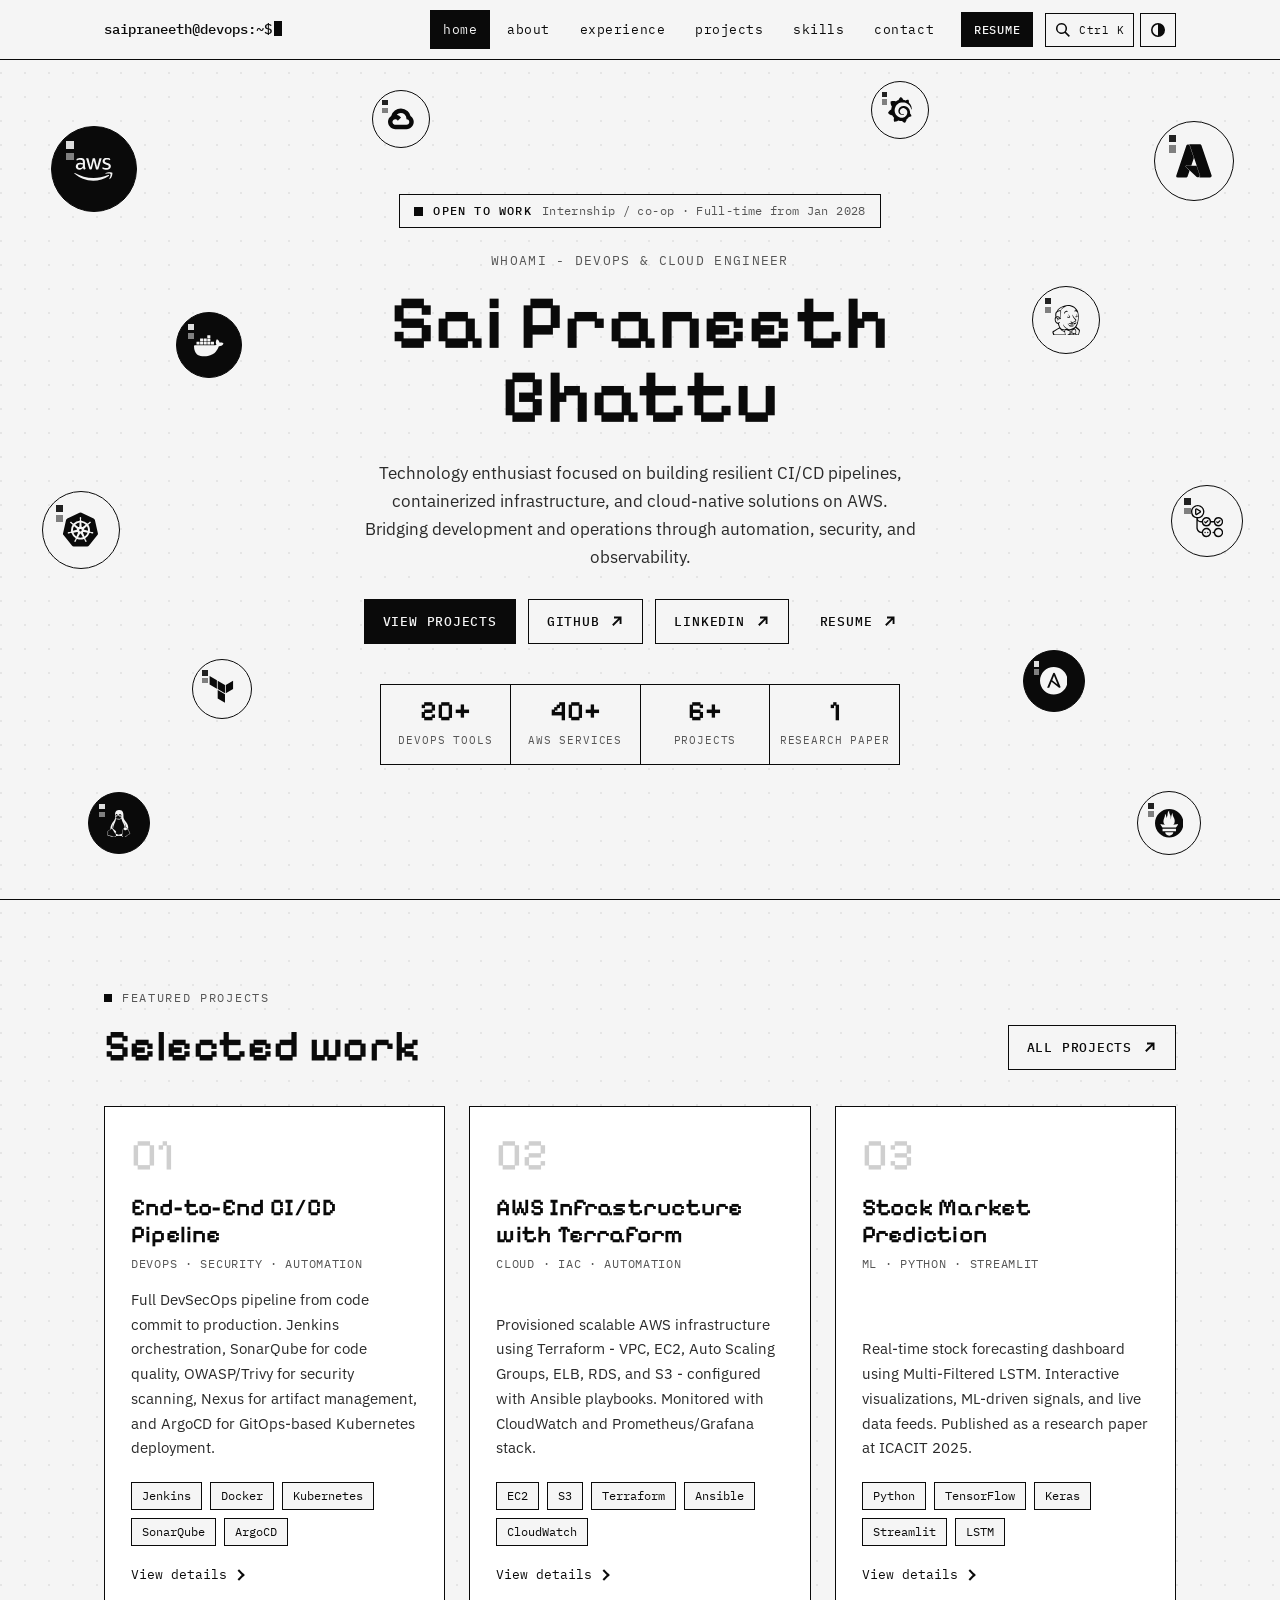
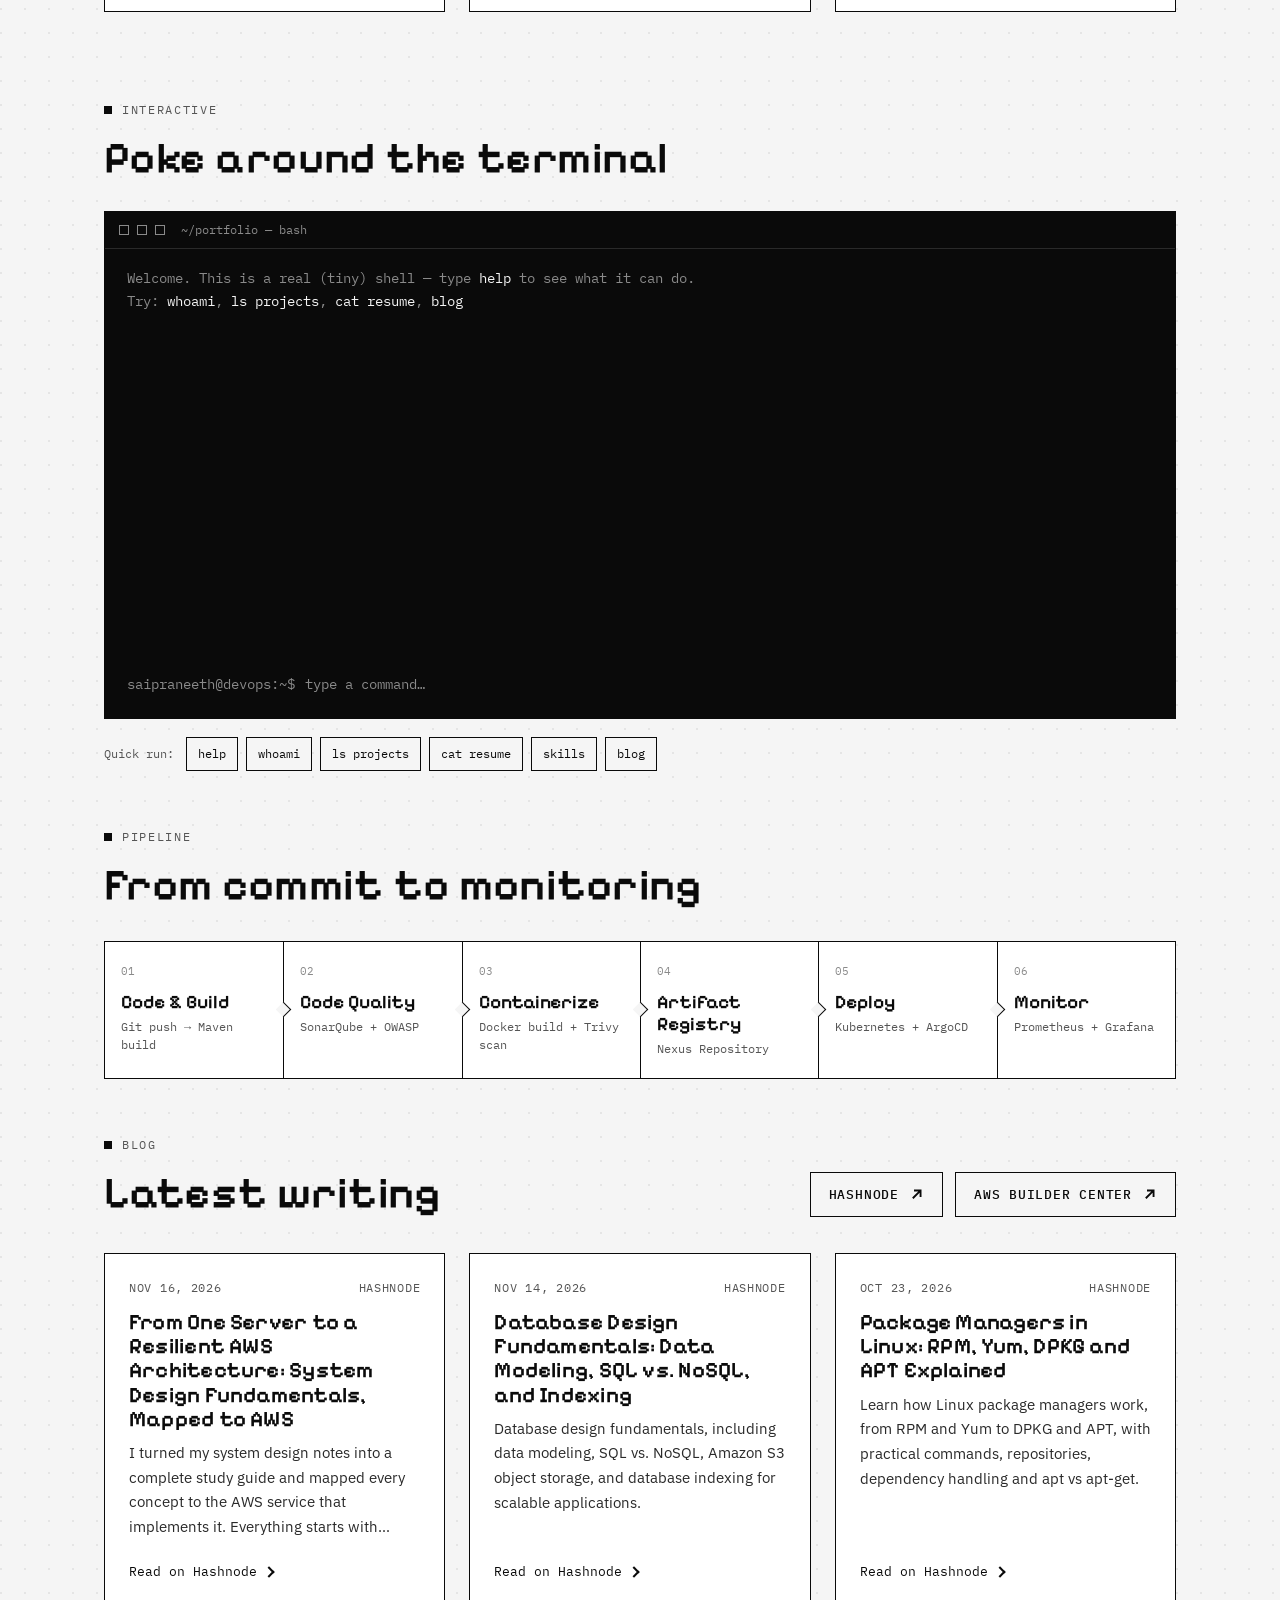
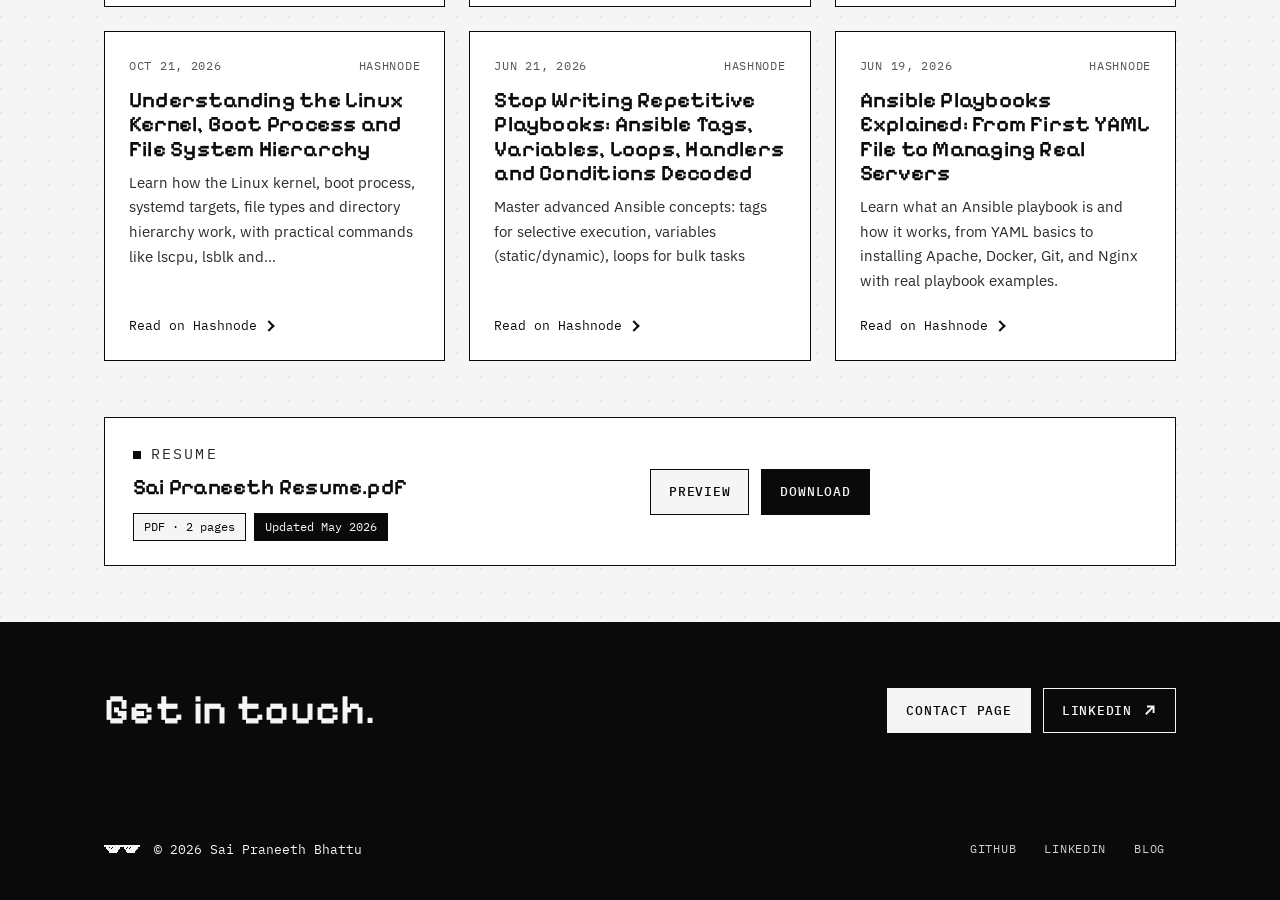
<file: index.html>
<!DOCTYPE html>
<html lang="en">
<head>
<meta charset="UTF-8">
<meta name="viewport" content="width=device-width, initial-scale=1">
<title>Sai Praneeth Bhattu | DevOps &amp; Cloud Engineer</title>
<meta name="description" content="Portfolio of Sai Praneeth Bhattu - DevOps Engineer &amp; Cloud Practitioner. AWS, Kubernetes, Jenkins, Docker, Terraform and more.">
<meta name="theme-color" content="#0a0a0a">
<script>try{var t=localStorage.getItem("theme");if(t==="dark"||t==="light")document.documentElement.setAttribute("data-theme",t)}catch(e){}</script>
<link rel="canonical" href="https://saipraneethbhattu.me/">
<meta property="og:title" content="Sai Praneeth Bhattu | DevOps &amp; Cloud Engineer">
<meta property="og:description" content="Portfolio of Sai Praneeth Bhattu - DevOps Engineer &amp; Cloud Practitioner. AWS, Kubernetes, Jenkins, Docker, Terraform and more.">
<meta property="og:type" content="website">
<meta property="og:url" content="https://saipraneethbhattu.me/">
<meta property="og:site_name" content="Sai Praneeth Bhattu">
<meta property="og:image" content="https://saipraneethbhattu.me/assets/img/og.png">
<meta property="og:image:width" content="1200">
<meta property="og:image:height" content="630">
<meta property="og:image:alt" content="Sai Praneeth Bhattu - DevOps & Cloud Engineer portfolio">
<meta name="twitter:card" content="summary_large_image">
<meta name="twitter:image" content="https://saipraneethbhattu.me/assets/img/og.png">
<link rel="icon" href="favicon.svg" type="image/svg+xml">
<link rel="icon" href="favicon.ico" sizes="any">
<link rel="apple-touch-icon" href="apple-touch-icon.png">
<link rel="preload" href="assets/fonts/pixelify-sans-latin-600-normal.woff2" as="font" type="font/woff2" crossorigin>
<link rel="stylesheet" href="assets/css/style.css">
<script type="application/ld+json">{"@context": "https://schema.org", "@type": "Person", "name": "Sai Praneeth Bhattu", "jobTitle": "DevOps & Cloud Engineer", "url": "https://saipraneethbhattu.me/", "sameAs": ["https://github.com/Bhattu-Sai-Praneeth", "https://www.linkedin.com/in/saipraneethbhattu", "https://saipraneethbhattu.hashnode.dev/"]}</script>
</head>
<body>
<a class="skip" href="#main">Skip to content</a>
<header class="nav">
  <div class="wrap">
    <a class="brand" href="index.html" aria-label="Sai Praneeth Bhattu - home">
    <span class="who">saipraneeth@devops:~$<i class="caret"></i></span>
    </a>
    <button class="nav-toggle" id="navToggle" aria-expanded="false" aria-controls="navLinks"><span class="bars"><i></i></span><span class="t">MENU</span></button>
    <nav class="nav-links" id="navLinks" aria-label="Primary">
      <a class="nav-link" href="index.html" aria-current="page">home</a><a class="nav-link" href="about.html">about</a><a class="nav-link" href="experience.html">experience</a><a class="nav-link" href="projects.html">projects</a><a class="nav-link" href="skills.html">skills</a><a class="nav-link" href="contact.html">contact</a>
      <a class="btn btn--solid btn--sm" href="Sai%20Praneeth%20Resume.pdf" target="_blank" rel="noopener">Resume</a>
      <div class="nav-tools">
        <button type="button" class="icon-btn" id="paletteBtn" aria-label="Open command palette" aria-haspopup="dialog" title="Command palette"><svg viewBox="0 0 16 16" aria-hidden="true"><path d="M6.5 1a5.5 5.5 0 0 1 4.4 8.8l4 4-1.1 1.1-4-4A5.5 5.5 0 1 1 6.5 1zm0 1.5a4 4 0 1 0 0 8 4 4 0 0 0 0-8z"/></svg><span class="lbl">Search</span><span class="kbd-hint">Ctrl K</span></button>
        <button type="button" class="icon-btn" id="themeToggle" aria-label="Switch to dark theme" title="Switch to dark theme"><svg viewBox="0 0 16 16" aria-hidden="true"><circle cx="8" cy="8" r="6.2" fill="none" stroke="currentColor" stroke-width="1.6"/><path d="M8 1.8a6.2 6.2 0 0 1 0 12.4z"/></svg><span class="lbl">Theme</span></button>
      </div>
    </nav>
  </div>
</header>
<main id="main">
<section class="hero" aria-labelledby="name">
  <div class="bubbles" aria-label="DevOps and cloud technologies">
      <div class="bubble is-solid" style="--x:7%;--y:13%;--s:86px;--mx:9%;--my:62px;--ms:52px;--d:9s;--dl:-2s;--fx:8px;--fy:14px"><a class="orb" href="skills.html" aria-label="AWS - see skills"><svg viewBox="0 0 128 128" aria-hidden="true" ><path d="M108.59 26.148c-1.852 0-3.622.211-5.305.715-1.684.504-3.117 1.223-4.379 2.188a10.829 10.829 0 0 0-3.031 3.453c-.757 1.348-1.137 2.906-1.137 4.676 0 2.187.716 4.25 2.106 6.105 1.386 1.895 3.66 3.324 6.734 4.293l6.106 1.895c2.062.675 3.496 1.391 4.254 2.191.757.801 1.136 1.765 1.136 2.945 0 1.726-.758 3.074-2.191 4-1.43.925-3.492 1.391-6.145 1.391-1.687 0-3.328-.168-5.011-.504a23.102 23.102 0 0 1-4.633-1.476c-.421-.168-.801-.336-1.051-.418a2.357 2.357 0 0 0-.758-.13c-.634 0-.969.423-.969 1.305v2.149a2.919 2.919 0 0 0 .254 1.18c.168.38.629.8 1.305 1.18 1.094.628 2.734 1.179 4.84 1.683 2.105.504 4.297.758 6.484.758 2.15 0 4.129-.297 6.024-.883 1.808-.551 3.367-1.309 4.672-2.36 1.304-1.01 2.316-2.273 3.074-3.707.714-1.429 1.094-3.07 1.094-4.882 0-2.188-.633-4.168-1.938-5.895-1.304-1.727-3.491-3.074-6.523-4.043l-5.98-1.895c-2.23-.713-3.79-1.516-4.634-2.316-.84-.797-1.261-1.808-1.261-2.988 0-1.726.671-2.95 1.98-3.746 1.305-.801 3.199-1.18 5.598-1.18 2.988 0 5.683.547 8.086 1.64.714.337 1.261.508 1.597.508.633 0 .969-.463.969-1.347v-1.98c0-.59-.125-1.051-.379-1.391-.25-.378-.672-.715-1.262-1.051-.422-.254-1.011-.504-1.77-.758a32.528 32.528 0 0 0-2.398-.676c-.886-.168-1.769-.336-2.738-.46a21.347 21.347 0 0 0-2.82-.169zm-86.822.082c-2.316 0-4.508.254-6.57.801-2.063.505-3.831 1.137-5.303 1.895-.59.297-.97.59-1.18.883-.211.296-.293.8-.293 1.476v2.063c0 .882.293 1.304.883 1.304.168 0 .378-.043.674-.125.293-.086.796-.254 1.472-.547a33.416 33.416 0 0 1 4.547-1.433A19.176 19.176 0 0 1 20.547 32c3.242 0 5.513.633 6.863 1.938 1.304 1.303 1.98 3.534 1.98 6.734v3.074c-1.683-.379-3.283-.715-4.843-.926-1.558-.21-3.031-.336-4.461-.336-4.34 0-7.75 1.094-10.316 3.286-2.571 2.187-3.832 5.093-3.832 8.671 0 3.368 1.05 6.063 3.113 8.086 2.066 2.02 4.887 3.032 8.422 3.032 4.97 0 9.097-1.938 12.379-5.813a34.153 34.153 0 0 0 1.304 2.484 13.28 13.28 0 0 0 1.516 1.98c.422.38.844.59 1.266.59.334 0 .714-.128 1.093-.378l2.653-1.77c.546-.42.8-.843.8-1.261a1.86 1.86 0 0 0-.293-.97 22.469 22.469 0 0 1-1.347-3.03c-.297-.925-.465-2.19-.465-3.75h-.086V40c0-4.633-1.176-8.086-3.492-10.36-2.36-2.273-6.025-3.41-11.033-3.41zm19.58 1.012c-.676 0-1.012.379-1.012 1.051 0 .297.129.844.379 1.687l9.894 32.547c.254.8.547 1.387.887 1.641.336.297.84.422 1.598.422h3.62c.759 0 1.347-.125 1.684-.422.34-.293.591-.84.801-1.684l6.485-27.117 6.527 27.16c.168.84.46 1.387.8 1.684.337.292.883.422 1.684.422h3.621c.715 0 1.262-.167 1.598-.422.34-.253.633-.8.887-1.64L90.949 30.02c.168-.46.25-.797.293-1.051.043-.254.086-.466.086-.676 0-.715-.379-1.05-1.055-1.05H86.36c-.757 0-1.308.166-1.644.421-.293.25-.59.8-.84 1.64L76.59 57.517l-6.653-28.211c-.166-.8-.464-1.39-.8-1.64-.336-.298-.884-.423-1.684-.423h-3.367c-.758 0-1.348.167-1.688.422-.335.25-.588.8-.796 1.64l-6.57 27.876-7.075-27.875c-.25-.8-.504-1.39-.84-1.64-.297-.298-.844-.423-1.644-.423h-4.125zM21.64 47.496a31.816 31.816 0 0 1 3.96.25 34.401 34.401 0 0 1 3.872.719v1.765c0 1.435-.168 2.653-.422 3.665-.25 1.01-.758 1.895-1.43 2.695-1.137 1.262-2.484 2.187-4 2.695-1.516.504-2.949.758-4.336.758-1.937 0-3.41-.508-4.422-1.559-1.054-1.01-1.558-2.484-1.558-4.464 0-2.106.675-3.704 2.062-4.84 1.391-1.137 3.454-1.684 6.274-1.684zM118 73.348c-4.432.063-9.664 1.052-13.621 3.832-1.223.883-1.012 2.062.336 1.894 4.508-.547 14.44-1.726 16.21.547 1.77 2.23-1.976 11.62-3.663 15.79-.504 1.26.59 1.769 1.726.8 7.41-6.231 9.348-19.242 7.832-21.137-.757-.925-4.388-1.79-8.82-1.726zM1.63 75.859c-.926.116-1.347 1.236-.368 2.121 16.508 14.902 38.359 23.872 62.613 23.872 17.305 0 37.43-5.43 51.281-15.66 2.273-1.689.298-4.254-2.02-3.204-15.533 6.57-32.421 9.77-47.788 9.77-22.778 0-44.8-6.273-62.653-16.633-.39-.231-.755-.304-1.064-.266z"/></svg></a><span class="tip" aria-hidden="true">AWS</span></div>
      <div class="bubble" style="--x:93%;--y:12%;--s:80px;--mx:90%;--my:58px;--ms:50px;--d:10s;--dl:-5s;--fx:6px;--fy:12px"><a class="orb" href="skills.html" aria-label="Azure - see skills"><svg viewBox="0 0 128 128" aria-hidden="true" ><path d="M43.983 4.653a5.911 5.911 0 015.6 4.022l35.91 106.396a5.911 5.911 0 01-5.603 7.802h41.38a5.917 5.917 0 004.8-2.465 5.909 5.909 0 00.798-5.34L90.961 8.672a5.91 5.91 0 00-5.602-4.022zm-1.336.478a5.92 5.92 0 00-5.61 4.029L1.132 115.55a5.91 5.91 0 005.6 7.8h28.893c1.239 0 2.446-.41 3.452-1.113a5.923 5.923 0 002.157-2.916l7.019-20.71-13.411-12.857c-.246-.273-1.353-2.274-.369-4.002 1.108-1.659 2.955-1.659 2.955-1.659h17.285l9.074-26.145L48.274 8.321c-.042-.205-.914-1.365-2.281-2.28-1.37-.915-3.345-.909-3.345-.909zm-4.88 75.74a2.724 2.724 0 00-1.86 4.718l37.83 35.31c1.101 1.03 2.502 1.631 4.007 1.631 0 0 1.282.068 2.055-.033 1.817-.273 3.525-1.768 4.09-2.39 1.457-1.939.794-4.95.794-4.95l-11.45-34.28z"/></svg></a><span class="tip" aria-hidden="true">Azure</span></div>
      <div class="bubble" style="--x:31%;--y:7%;--s:58px;--mx:50%;--my:50px;--ms:46px;--d:7.5s;--dl:-1s;--fx:7px;--fy:10px"><a class="orb" href="skills.html" aria-label="GCP - see skills"><svg viewBox="0 0 24 24" aria-hidden="true" ><path d="M12.19 2.38a9.344 9.344 0 0 0-9.234 6.893c.053-.02-.055.013 0 0-3.875 2.551-3.922 8.11-.247 10.941l.006-.007-.007.03a6.717 6.717 0 0 0 4.077 1.356h5.173l.03.03h5.192c6.687.053 9.376-8.605 3.835-12.35a9.365 9.365 0 0 0-2.821-4.552l-.043.043.006-.05A9.344 9.344 0 0 0 12.19 2.38zm-.358 4.146c1.244-.04 2.518.368 3.486 1.15a5.186 5.186 0 0 1 1.862 4.078v.518c3.53-.07 3.53 5.262 0 5.193h-5.193l-.008.009v-.04H6.785a2.59 2.59 0 0 1-1.067-.23h.001a2.597 2.597 0 1 1 3.437-3.437l3.013-3.012A6.747 6.747 0 0 0 8.11 8.24c.018-.01.04-.026.054-.023a5.186 5.186 0 0 1 3.67-1.69z"/></svg></a><span class="tip" aria-hidden="true">GCP</span></div>
      <div class="bubble is-solid" style="--x:16%;--y:34%;--s:66px;--mx:30%;--my:104px;--ms:50px;--d:8.5s;--dl:-4s;--fx:6px;--fy:12px"><a class="orb" href="skills.html" aria-label="Docker - see skills"><svg viewBox="0 0 24 24" aria-hidden="true" ><path d="M13.983 11.078h2.119a.186.186 0 00.186-.185V9.006a.186.186 0 00-.186-.186h-2.119a.185.185 0 00-.185.185v1.888c0 .102.083.185.185.185m-2.954-5.43h2.118a.186.186 0 00.186-.186V3.574a.186.186 0 00-.186-.185h-2.118a.185.185 0 00-.185.185v1.888c0 .102.082.185.185.185m0 2.716h2.118a.187.187 0 00.186-.186V6.29a.186.186 0 00-.186-.185h-2.118a.185.185 0 00-.185.185v1.887c0 .102.082.185.185.186m-2.93 0h2.12a.186.186 0 00.184-.186V6.29a.185.185 0 00-.185-.185H8.1a.185.185 0 00-.185.185v1.887c0 .102.083.185.185.186m-2.964 0h2.119a.186.186 0 00.185-.186V6.29a.185.185 0 00-.185-.185H5.136a.186.186 0 00-.186.185v1.887c0 .102.084.185.186.186m5.893 2.715h2.118a.186.186 0 00.186-.185V9.006a.186.186 0 00-.186-.186h-2.118a.185.185 0 00-.185.185v1.888c0 .102.082.185.185.185m-2.93 0h2.12a.185.185 0 00.184-.185V9.006a.185.185 0 00-.184-.186h-2.12a.185.185 0 00-.184.185v1.888c0 .102.083.185.185.185m-2.964 0h2.119a.185.185 0 00.185-.185V9.006a.185.185 0 00-.184-.186h-2.12a.186.186 0 00-.186.186v1.887c0 .102.084.185.186.185m-2.92 0h2.12a.185.185 0 00.184-.185V9.006a.185.185 0 00-.184-.186h-2.12a.185.185 0 00-.184.185v1.888c0 .102.082.185.185.185M23.763 9.89c-.065-.051-.672-.51-1.954-.51-.338.001-.676.03-1.01.087-.248-1.7-1.653-2.53-1.716-2.566l-.344-.199-.226.327c-.284.438-.49.922-.612 1.43-.23.97-.09 1.882.403 2.661-.595.332-1.55.413-1.744.42H.751a.751.751 0 00-.75.748 11.376 11.376 0 00.692 4.062c.545 1.428 1.355 2.48 2.41 3.124 1.18.723 3.1 1.137 5.275 1.137.983.003 1.963-.086 2.93-.266a12.248 12.248 0 003.823-1.389c.98-.567 1.86-1.288 2.61-2.136 1.252-1.418 1.998-2.997 2.553-4.4h.221c1.372 0 2.215-.549 2.68-1.009.309-.293.55-.65.707-1.046l.098-.288Z"/></svg></a><span class="tip" aria-hidden="true">Docker</span></div>
      <div class="bubble" style="--x:6%;--y:56%;--s:78px;--mx:70%;--my:106px;--ms:52px;--d:9.5s;--dl:-7s;--fx:8px;--fy:12px"><a class="orb" href="skills.html" aria-label="Kubernetes - see skills"><svg viewBox="0 0 24 24" aria-hidden="true" ><path d="M10.204 14.35l.007.01-.999 2.413a5.171 5.171 0 0 1-2.075-2.597l2.578-.437.004.005a.44.44 0 0 1 .484.606zm-.833-2.129a.44.44 0 0 0 .173-.756l.002-.011L7.585 9.7a5.143 5.143 0 0 0-.73 3.255l2.514-.725.002-.009zm1.145-1.98a.44.44 0 0 0 .699-.337l.01-.005.15-2.62a5.144 5.144 0 0 0-3.01 1.442l2.147 1.523.004-.002zm.76 2.75l.723.349.722-.347.18-.78-.5-.623h-.804l-.5.623.179.779zm1.5-3.095a.44.44 0 0 0 .7.336l.008.003 2.134-1.513a5.188 5.188 0 0 0-2.992-1.442l.148 2.615.002.001zm10.876 5.97l-5.773 7.181a1.6 1.6 0 0 1-1.248.594l-9.261.003a1.6 1.6 0 0 1-1.247-.596l-5.776-7.18a1.583 1.583 0 0 1-.307-1.34L2.1 5.573c.108-.47.425-.864.863-1.073L11.305.513a1.606 1.606 0 0 1 1.385 0l8.345 3.985c.438.209.755.604.863 1.073l2.062 8.955c.108.47-.005.963-.308 1.34zm-3.289-2.057c-.042-.01-.103-.026-.145-.034-.174-.033-.315-.025-.479-.038-.35-.037-.638-.067-.895-.148-.105-.04-.18-.165-.216-.216l-.201-.059a6.45 6.45 0 0 0-.105-2.332 6.465 6.465 0 0 0-.936-2.163c.052-.047.15-.133.177-.159.008-.09.001-.183.094-.282.197-.185.444-.338.743-.522.142-.084.273-.137.415-.242.032-.024.076-.062.11-.089.24-.191.295-.52.123-.736-.172-.216-.506-.236-.745-.045-.034.027-.08.062-.111.088-.134.116-.217.23-.33.35-.246.25-.45.458-.673.609-.097.056-.239.037-.303.033l-.19.135a6.545 6.545 0 0 0-4.146-2.003l-.012-.223c-.065-.062-.143-.115-.163-.25-.022-.268.015-.557.057-.905.023-.163.061-.298.068-.475.001-.04-.001-.099-.001-.142 0-.306-.224-.555-.5-.555-.275 0-.499.249-.499.555l.001.014c0 .041-.002.092 0 .128.006.177.044.312.067.475.042.348.078.637.056.906a.545.545 0 0 1-.162.258l-.012.211a6.424 6.424 0 0 0-4.166 2.003 8.373 8.373 0 0 1-.18-.128c-.09.012-.18.04-.297-.029-.223-.15-.427-.358-.673-.608-.113-.12-.195-.234-.329-.349-.03-.026-.077-.062-.111-.088a.594.594 0 0 0-.348-.132.481.481 0 0 0-.398.176c-.172.216-.117.546.123.737l.007.005.104.083c.142.105.272.159.414.242.299.185.546.338.743.522.076.082.09.226.1.288l.16.143a6.462 6.462 0 0 0-1.02 4.506l-.208.06c-.055.072-.133.184-.215.217-.257.081-.546.11-.895.147-.164.014-.305.006-.48.039-.037.007-.09.02-.133.03l-.004.002-.007.002c-.295.071-.484.342-.423.608.061.267.349.429.645.365l.007-.001.01-.003.129-.029c.17-.046.294-.113.448-.172.33-.118.604-.217.87-.256.112-.009.23.069.288.101l.217-.037a6.5 6.5 0 0 0 2.88 3.596l-.09.218c.033.084.069.199.044.282-.097.252-.263.517-.452.813-.091.136-.185.242-.268.399-.02.037-.045.095-.064.134-.128.275-.034.591.213.71.248.12.556-.007.69-.282v-.002c.02-.039.046-.09.062-.127.07-.162.094-.301.144-.458.132-.332.205-.68.387-.897.05-.06.13-.082.215-.105l.113-.205a6.453 6.453 0 0 0 4.609.012l.106.192c.086.028.18.042.256.155.136.232.229.507.342.84.05.156.074.295.145.457.016.037.043.09.062.129.133.276.442.402.69.282.247-.118.341-.435.213-.71-.02-.039-.045-.096-.065-.134-.083-.156-.177-.261-.268-.398-.19-.296-.346-.541-.443-.793-.04-.13.007-.21.038-.294-.018-.022-.059-.144-.083-.202a6.499 6.499 0 0 0 2.88-3.622c.064.01.176.03.213.038.075-.05.144-.114.28-.104.266.039.54.138.87.256.154.06.277.128.448.173.036.01.088.019.13.028l.009.003.007.001c.297.064.584-.098.645-.365.06-.266-.128-.537-.423-.608zM16.4 9.701l-1.95 1.746v.005a.44.44 0 0 0 .173.757l.003.01 2.526.728a5.199 5.199 0 0 0-.108-1.674A5.208 5.208 0 0 0 16.4 9.7zm-4.013 5.325a.437.437 0 0 0-.404-.232.44.44 0 0 0-.372.233h-.002l-1.268 2.292a5.164 5.164 0 0 0 3.326.003l-1.27-2.296h-.01zm1.888-1.293a.44.44 0 0 0-.27.036.44.44 0 0 0-.214.572l-.003.004 1.01 2.438a5.15 5.15 0 0 0 2.081-2.615l-2.6-.44-.004.005z"/></svg></a><span class="tip" aria-hidden="true">Kubernetes</span></div>
      <div class="bubble" style="--x:17%;--y:75%;--s:60px;--mx:12%;--my:calc(100% - 112px);--ms:48px;--d:7s;--dl:-3s;--fx:6px;--fy:10px"><a class="orb" href="skills.html" aria-label="Terraform - see skills"><svg viewBox="0 0 24 24" aria-hidden="true" ><path d="M1.44 0v7.575l6.561 3.79V3.787zm21.12 4.227l-6.561 3.791v7.574l6.56-3.787zM8.72 4.23v7.575l6.561 3.787V8.018zm0 8.405v7.575L15.28 24v-7.578z"/></svg></a><span class="tip" aria-hidden="true">Terraform</span></div>
      <div class="bubble is-solid" style="--x:9%;--y:91%;--s:62px;--mx:50%;--my:calc(100% - 60px);--ms:46px;--d:8s;--dl:-6s;--fx:7px;--fy:12px"><a class="orb" href="skills.html" aria-label="Linux - see skills"><svg viewBox="0 0 24 24" aria-hidden="true" ><path d="M12.504 0c-.155 0-.315.008-.48.021-4.226.333-3.105 4.807-3.17 6.298-.076 1.092-.3 1.953-1.05 3.02-.885 1.051-2.127 2.75-2.716 4.521-.278.832-.41 1.684-.287 2.489a.424.424 0 00-.11.135c-.26.268-.45.6-.663.839-.199.199-.485.267-.797.4-.313.136-.658.269-.864.68-.09.189-.136.394-.132.602 0 .199.027.4.055.536.058.399.116.728.04.97-.249.68-.28 1.145-.106 1.484.174.334.535.47.94.601.81.2 1.91.135 2.774.6.926.466 1.866.67 2.616.47.526-.116.97-.464 1.208-.946.587-.003 1.23-.269 2.26-.334.699-.058 1.574.267 2.577.2.025.134.063.198.114.333l.003.003c.391.778 1.113 1.132 1.884 1.071.771-.06 1.592-.536 2.257-1.306.631-.765 1.683-1.084 2.378-1.503.348-.199.629-.469.649-.853.023-.4-.2-.811-.714-1.376v-.097l-.003-.003c-.17-.2-.25-.535-.338-.926-.085-.401-.182-.786-.492-1.046h-.003c-.059-.054-.123-.067-.188-.135a.357.357 0 00-.19-.064c.431-1.278.264-2.55-.173-3.694-.533-1.41-1.465-2.638-2.175-3.483-.796-1.005-1.576-1.957-1.56-3.368.026-2.152.236-6.133-3.544-6.139zm.529 3.405h.013c.213 0 .396.062.584.198.19.135.33.332.438.533.105.259.158.459.166.724 0-.02.006-.04.006-.06v.105a.086.086 0 01-.004-.021l-.004-.024a1.807 1.807 0 01-.15.706.953.953 0 01-.213.335.71.71 0 00-.088-.042c-.104-.045-.198-.064-.284-.133a1.312 1.312 0 00-.22-.066c.05-.06.146-.133.183-.198.053-.128.082-.264.088-.402v-.02a1.21 1.21 0 00-.061-.4c-.045-.134-.101-.2-.183-.333-.084-.066-.167-.132-.267-.132h-.016c-.093 0-.176.03-.262.132a.8.8 0 00-.205.334 1.18 1.18 0 00-.09.4v.019c.002.089.008.179.02.267-.193-.067-.438-.135-.607-.202a1.635 1.635 0 01-.018-.2v-.02a1.772 1.772 0 01.15-.768c.082-.22.232-.406.43-.533a.985.985 0 01.594-.2zm-2.962.059h.036c.142 0 .27.048.399.135.146.129.264.288.344.465.09.199.14.4.153.667v.004c.007.134.006.2-.002.266v.08c-.03.007-.056.018-.083.024-.152.055-.274.135-.393.2.012-.09.013-.18.003-.267v-.015c-.012-.133-.04-.2-.082-.333a.613.613 0 00-.166-.267.248.248 0 00-.183-.064h-.021c-.071.006-.13.04-.186.132a.552.552 0 00-.12.27.944.944 0 00-.023.33v.015c.012.135.037.2.08.334.046.134.098.2.166.268.01.009.02.018.034.024-.07.057-.117.07-.176.136a.304.304 0 01-.131.068 2.62 2.62 0 01-.275-.402 1.772 1.772 0 01-.155-.667 1.759 1.759 0 01.08-.668 1.43 1.43 0 01.283-.535c.128-.133.26-.2.418-.2zm1.37 1.706c.332 0 .733.065 1.216.399.293.2.523.269 1.052.468h.003c.255.136.405.266.478.399v-.131a.571.571 0 01.016.47c-.123.31-.516.643-1.063.842v.002c-.268.135-.501.333-.775.465-.276.135-.588.292-1.012.267a1.139 1.139 0 01-.448-.067 3.566 3.566 0 01-.322-.198c-.195-.135-.363-.332-.612-.465v-.005h-.005c-.4-.246-.616-.512-.686-.71-.07-.268-.005-.47.193-.6.224-.135.38-.271.483-.336.104-.074.143-.102.176-.131h.002v-.003c.169-.202.436-.47.839-.601.139-.036.294-.065.466-.065zm2.8 2.142c.358 1.417 1.196 3.475 1.735 4.473.286.534.855 1.659 1.102 3.024.156-.005.33.018.513.064.646-1.671-.546-3.467-1.089-3.966-.22-.2-.232-.335-.123-.335.59.534 1.365 1.572 1.646 2.757.13.535.16 1.104.021 1.67.067.028.135.06.205.067 1.032.534 1.413.938 1.23 1.537v-.043c-.06-.003-.12 0-.18 0h-.016c.151-.467-.182-.825-1.065-1.224-.915-.4-1.646-.336-1.77.465-.008.043-.013.066-.018.135-.068.023-.139.053-.209.064-.43.268-.662.669-.793 1.187-.13.533-.17 1.156-.205 1.869v.003c-.02.334-.17.838-.319 1.35-1.5 1.072-3.58 1.538-5.348.334a2.645 2.645 0 00-.402-.533 1.45 1.45 0 00-.275-.333c.182 0 .338-.03.465-.067a.615.615 0 00.314-.334c.108-.267 0-.697-.345-1.163-.345-.467-.931-.995-1.788-1.521-.63-.4-.986-.87-1.15-1.396-.165-.534-.143-1.085-.015-1.645.245-1.07.873-2.11 1.274-2.763.107-.065.037.135-.408.974-.396.751-1.14 2.497-.122 3.854a8.123 8.123 0 01.647-2.876c.564-1.278 1.743-3.504 1.836-5.268.048.036.217.135.289.202.218.133.38.333.59.465.21.201.477.335.876.335.039.003.075.006.11.006.412 0 .73-.134.997-.268.29-.134.52-.334.74-.4h.005c.467-.135.835-.402 1.044-.7zm2.185 8.958c.037.6.343 1.245.882 1.377.588.134 1.434-.333 1.791-.765l.211-.01c.315-.007.577.01.847.268l.003.003c.208.199.305.53.391.876.085.4.154.78.409 1.066.486.527.645.906.636 1.14l.003-.007v.018l-.003-.012c-.015.262-.185.396-.498.595-.63.401-1.746.712-2.457 1.57-.618.737-1.37 1.14-2.036 1.191-.664.053-1.237-.2-1.574-.898l-.005-.003c-.21-.4-.12-1.025.056-1.69.176-.668.428-1.344.463-1.897.037-.714.076-1.335.195-1.814.12-.465.308-.797.641-.984l.045-.022zm-10.814.049h.01c.053 0 .105.005.157.014.376.055.706.333 1.023.752l.91 1.664.003.003c.243.533.754 1.064 1.189 1.637.434.598.77 1.131.729 1.57v.006c-.057.744-.48 1.148-1.125 1.294-.645.135-1.52.002-2.395-.464-.968-.536-2.118-.469-2.857-.602-.369-.066-.61-.2-.723-.4-.11-.2-.113-.602.123-1.23v-.004l.002-.003c.117-.334.03-.752-.027-1.118-.055-.401-.083-.71.043-.94.16-.334.396-.4.69-.533.294-.135.64-.202.915-.47h.002v-.002c.256-.268.445-.601.668-.838.19-.201.38-.336.663-.336zm7.159-9.074c-.435.201-.945.535-1.488.535-.542 0-.97-.267-1.28-.466-.154-.134-.28-.268-.373-.335-.164-.134-.144-.333-.074-.333.109.016.129.134.199.2.096.066.215.2.36.333.292.2.68.467 1.167.467.485 0 1.053-.267 1.398-.466.195-.135.445-.334.648-.467.156-.136.149-.267.279-.267.128.016.034.134-.147.332a8.097 8.097 0 01-.69.468zm-1.082-1.583V5.64c-.006-.02.013-.042.029-.05.074-.043.18-.027.26.004.063 0 .16.067.15.135-.006.049-.085.066-.135.066-.055 0-.092-.043-.141-.068-.052-.018-.146-.008-.163-.065zm-.551 0c-.02.058-.113.049-.166.066-.047.025-.086.068-.14.068-.05 0-.13-.02-.136-.068-.01-.066.088-.133.15-.133.08-.031.184-.047.259-.005.019.009.036.03.03.05v.02h.003z"/></svg></a><span class="tip" aria-hidden="true">Linux</span></div>
      <div class="bubble" style="--x:83%;--y:31%;--s:68px;--mx:30%;--my:calc(100% - 112px);--ms:50px;--d:9s;--dl:-8s;--fx:6px;--fy:12px"><a class="orb" href="skills.html" aria-label="Jenkins - see skills"><svg viewBox="0 0 24 24" aria-hidden="true" ><path d="M2.872 24h-.975a3.866 3.866 0 01-.07-.197c-.215-.666-.594-1.49-.692-2.154-.146-.984.78-1.039 1.374-1.465.915-.66 1.635-1.025 2.627-1.62.295-.179 1.182-.624 1.281-.829.201-.408-.345-.982-.49-1.3-.225-.507-.345-.937-.376-1.435-.824-.13-1.455-.627-1.844-1.185-.63-.925-1.066-2.635-.525-3.936.045-.103.254-.305.285-.463.06-.308-.105-.72-.12-1.048-.06-1.692.284-3.15 1.425-3.66.463-1.84 2.113-2.453 3.673-3.367.58-.342 1.224-.562 1.89-.807 2.372-.877 6.027-.712 7.994.783.836.633 2.176 1.97 2.656 2.939 1.262 2.555 1.17 6.825.287 9.934-.12.421-.29 1.032-.533 1.533-.168.35-.689 1.05-.625 1.36.064.314 1.19 1.17 1.432 1.395.434.422 1.26.975 1.324 1.5.07.557-.248 1.336-.41 1.875-.217.721-.436 1.441-.654 2.131H2.87zm11.104-3.54c-.545-.3-1.361-.622-2.065-.757-.87-.164-.78 1.188-.75 1.994.03.643.36 1.316.51 1.744.076.197.09.41.256.449.3.068 1.29-.326 1.575-.479.6-.328 1.064-.844 1.574-1.189.016-.17.016-.34.03-.508a2.648 2.648 0 00-1.095-.277c.314-.15.75-.15 1.035-.332l.016-.193c-.496-.03-.69-.254-1.021-.436zm7.454 2.935a17.78 17.78 0 00.465-1.752c.06-.287.215-.918.178-1.176-.059-.459-.684-.799-1.004-1.086-.584-.525-.95-.975-1.56-1.469-.249.375-.78.615-.983.914 1.447-.689 1.71 2.625 1.141 3.69.09.329.391.45.514.735l-.086.166h1.29c.013 0 .03 0 .044.014zm-6.634-.012c-.05-.074-.1-.135-.15-.209l-.301.195h.45zm2.77 0c.008-.209.018-.404.03-.598-.53.029-.825-.48-1.196-.527-.324-.045-.6.361-1.02.195-.095.105-.183.227-.284.316.154.18.295.375.424.584h.815c.014-.164.135-.285.3-.285.165 0 .284.121.284.27h.66zm2.116 0c-.314-.479-.947-.898-1.68-.555l-.03.541h1.71zm-8.51 0l-.104-.344c-.225-.72-.36-1.26-.405-1.68-.914-.436-1.875-.87-2.654-1.426-.15-.105-1.109-1.35-1.23-1.305-1.739.676-3.359 1.86-4.814 2.984.256.557.48 1.141.69 1.74h8.505zm8.265-2.113c-.029-.512-.164-1.56-.48-1.74-.66-.39-1.846.78-2.34.943.045.15.135.271.15.48.285-.074.645-.029.898.092-.299.03-.629.03-.824.164-.074.195.016.48-.029.764.69.197 1.5.303 2.385.332.164-.227.225-.645.211-1.082zm-4.08-.36c-.044.375.046.51.12.943 1.26.391 1.034-1.74-.135-.959zM8.76 19.5c-.45.457 1.27 1.082 1.814 1.115 0-.29.165-.564.135-.77-.65-.118-1.502-.042-1.945-.347zm5.565.215c0 .043-.061.03-.068.064.58.451 1.014.545 1.802.51.354-.262.67-.563 1.043-.807-.855.074-1.931.607-2.774.23zm3.42-17.726c-1.606-.906-4.35-1.591-6.076-.731-1.38.692-3.27 1.84-3.899 3.292.6 1.402-.166 2.686-.226 4.109-.018.757.36 1.42.391 2.242-.2.338-.825.38-1.26.356-.146-.729-.4-1.549-1.155-1.63-1.064-.116-1.845.764-1.89 1.683-.06 1.08.833 2.864 2.085 2.745.488-.046.608-.54 1.139-.54.285.57-.445.75-.523 1.154-.016.105.06.511.104.705.233.944.744 2.16 1.245 2.88.635.9 1.884 1.051 3.229 1.141.24-.525 1.125-.48 1.706-.346-.691-.27-1.336-.945-1.875-1.529-.615-.676-1.23-1.41-1.261-2.28 1.155 1.604 2.1 3 4.2 3.704 1.59.525 3.45-.254 4.664-1.109.51-.359.811-.93 1.17-1.439 1.35-1.936 1.98-4.71 1.846-7.394-.06-1.111-.06-2.221-.436-2.955-.389-.781-1.695-1.471-2.475-.781-.15-.764.63-1.23 1.545-.96-.66-.854-1.336-1.858-2.266-2.384zM13.58 14.896c.615 1.544 2.724 1.363 4.505 1.323-.084.194-.256.435-.465.515-.57.232-2.145.408-2.937-.012-.506-.27-.824-.873-1.102-1.227-.137-.172-.795-.608-.012-.609zm.164-.87c.893.464 2.52.517 3.731.48.066.267.066.593.068.913-1.55.08-3.386-.304-3.794-1.395h-.005zm6.675-.586c-.473.9-1.145 1.897-2.539 1.928-.023-.284-.045-.735 0-.904 1.064-.103 1.727-.646 2.543-1.017zm-.649-.667c-1.02.66-2.154 1.375-3.824 1.21-.351-.31-.485-1-.14-1.458.181.313.06.885.57.97.944.165 2.038-.579 2.73-.84.42-.713-.046-.976-.42-1.433-.782-.93-1.83-2.1-1.802-3.51.314-.224.346.346.391.45.404.96 1.424 2.175 2.174 3 .18.21.48.39.51.524.092.39-.254.854-.209 1.11zm-13.439-.675c-.314-.184-.393-.99-.768-1.01-.535-.03-.438 1.05-.436 1.68-.37-.33-.435-1.365-.164-1.89-.308-.15-.445.164-.618.284.22-1.59 2.34-.734 1.99.96zM4.713 5.995c-.685.756-.54 2.174-.459 3.188 1.244-.785 2.898.06 2.883 1.394.595-.016.223-.744.115-1.215-.353-1.528.592-3.187.041-4.59-1.064.084-1.939.52-2.578 1.215zm9.12 1.113c.307.562.404 1.148.84 1.57.195.19.574.424.387.95-.045.121-.365.391-.551.45-.674.195-2.254.03-1.721-.81.563.015 1.314.36 1.732-.045-.314-.524-.885-1.53-.674-2.13zm6.198-.013h.068c.33.668.6 1.375 1.004 1.965-.27.628-2.053 1.19-2.023.057.39-.17 1.05-.035 1.395-.25-.193-.556-.48-1.006-.434-1.771zm-6.927-1.617c-1.422-.33-2.131.592-2.56 1.553-.384-.094-.231-.615-.135-.883.255-.701 1.28-1.633 2.119-1.506.359.057.848.386.576.834zM9.642 1.593c-1.56.44-3.56 1.574-4.2 2.974.495-.07.84-.321 1.33-.351.186-.016.428.074.641.015.424-.104.78-1.065 1.102-1.41.31-.345.685-.496.94-.81.167-.09.409-.074.42-.33-.073-.075-.15-.135-.232-.105v.017z"/></svg></a><span class="tip" aria-hidden="true">Jenkins</span></div>
      <div class="bubble" style="--x:94%;--y:55%;--s:72px;--mx:92%;--my:calc(100% - 112px);--ms:50px;--d:10.5s;--dl:-2s;--fx:7px;--fy:14px"><a class="orb" href="skills.html" aria-label="GitHub Actions - see skills"><svg viewBox="0 0 24 24" aria-hidden="true" ><path d="M10.984 13.836a.5.5 0 0 1-.353-.146l-.745-.743a.5.5 0 1 1 .706-.708l.392.391 1.181-1.18a.5.5 0 0 1 .708.707l-1.535 1.533a.504.504 0 0 1-.354.146zm9.353-.147l1.534-1.532a.5.5 0 0 0-.707-.707l-1.181 1.18-.392-.391a.5.5 0 1 0-.706.708l.746.743a.497.497 0 0 0 .706-.001zM4.527 7.452l2.557-1.585A1 1 0 0 0 7.09 4.17L4.533 2.56A1 1 0 0 0 3 3.406v3.196a1.001 1.001 0 0 0 1.527.85zm2.03-2.436L4 6.602V3.406l2.557 1.61zM24 12.5c0 1.93-1.57 3.5-3.5 3.5a3.503 3.503 0 0 1-3.46-3h-2.08a3.503 3.503 0 0 1-3.46 3 3.502 3.502 0 0 1-3.46-3h-.558c-.972 0-1.85-.399-2.482-1.042V17c0 1.654 1.346 3 3 3h.04c.244-1.693 1.7-3 3.46-3 1.93 0 3.5 1.57 3.5 3.5S13.43 24 11.5 24a3.502 3.502 0 0 1-3.46-3H8c-2.206 0-4-1.794-4-4V9.899A5.008 5.008 0 0 1 0 5c0-2.757 2.243-5 5-5s5 2.243 5 5a5.005 5.005 0 0 1-4.952 4.998A2.482 2.482 0 0 0 7.482 12h.558c.244-1.693 1.7-3 3.46-3a3.502 3.502 0 0 1 3.46 3h2.08a3.503 3.503 0 0 1 3.46-3c1.93 0 3.5 1.57 3.5 3.5zm-15 8c0 1.378 1.122 2.5 2.5 2.5s2.5-1.122 2.5-2.5-1.122-2.5-2.5-2.5S9 19.122 9 20.5zM5 9c2.206 0 4-1.794 4-4S7.206 1 5 1 1 2.794 1 5s1.794 4 4 4zm9 3.5c0-1.378-1.122-2.5-2.5-2.5S9 11.122 9 12.5s1.122 2.5 2.5 2.5 2.5-1.122 2.5-2.5zm9 0c0-1.378-1.122-2.5-2.5-2.5S18 11.122 18 12.5s1.122 2.5 2.5 2.5 2.5-1.122 2.5-2.5zm-13 8a.5.5 0 1 0 1 0 .5.5 0 0 0-1 0zm2 0a.5.5 0 1 0 1 0 .5.5 0 0 0-1 0zm12 0c0 1.93-1.57 3.5-3.5 3.5a3.503 3.503 0 0 1-3.46-3.002c-.007.001-.013.005-.021.005l-.506.017h-.017a.5.5 0 0 1-.016-.999l.506-.017c.018-.002.035.006.052.007A3.503 3.503 0 0 1 20.5 17c1.93 0 3.5 1.57 3.5 3.5zm-1 0c0-1.378-1.122-2.5-2.5-2.5S18 19.122 18 20.5s1.122 2.5 2.5 2.5 2.5-1.122 2.5-2.5z"/></svg></a><span class="tip" aria-hidden="true">GitHub Actions</span></div>
      <div class="bubble is-solid" style="--x:82%;--y:74%;--s:62px;--mx:70%;--my:calc(100% - 60px);--ms:46px;--d:7.5s;--dl:-5s;--fx:6px;--fy:10px"><a class="orb" href="skills.html" aria-label="Ansible - see skills"><svg viewBox="0 0 24 24" aria-hidden="true" ><path d="M10.617 11.473l4.686 3.695-3.102-7.662zM12 0C5.371 0 0 5.371 0 12s5.371 12 12 12 12-5.371 12-12S18.629 0 12 0zm5.797 17.305c-.011.471-.403.842-.875.83-.236 0-.416-.09-.664-.293l-6.19-5-2.079 5.203H6.191L11.438 5.44c.124-.314.427-.52.764-.506.326-.014.63.189.742.506l4.774 11.494c.045.111.08.234.08.348-.001.009-.001.009-.001.023z"/></svg></a><span class="tip" aria-hidden="true">Ansible</span></div>
      <div class="bubble" style="--x:91%;--y:91%;--s:64px;--mx:90%;--my:calc(100% - 58px);--ms:46px;--d:8.5s;--dl:-9s;--fx:6px;--fy:12px"><a class="orb" href="skills.html" aria-label="Prometheus - see skills"><svg viewBox="0 0 24 24" aria-hidden="true" ><path d="M12 0C5.373 0 0 5.372 0 12c0 6.627 5.373 12 12 12s12-5.373 12-12c0-6.628-5.373-12-12-12zm0 22.46c-1.885 0-3.414-1.26-3.414-2.814h6.828c0 1.553-1.528 2.813-3.414 2.813zm5.64-3.745H6.36v-2.046h11.28v2.046zm-.04-3.098H6.391c-.037-.043-.075-.086-.111-.13-1.155-1.401-1.427-2.133-1.69-2.879-.005-.025 1.4.287 2.395.511 0 0 .513.119 1.262.255-.72-.843-1.147-1.915-1.147-3.01 0-2.406 1.845-4.508 1.18-6.207.648.053 1.34 1.367 1.387 3.422.689-.951.977-2.69.977-3.755 0-1.103.727-2.385 1.454-2.429-.648 1.069.168 1.984.894 4.256.272.854.237 2.29.447 3.201.07-1.892.395-4.652 1.595-5.605-.529 1.2.079 2.702.494 3.424.671 1.164 1.078 2.047 1.078 3.716a4.642 4.642 0 01-1.11 2.996c.792-.149 1.34-.283 1.34-.283l2.573-.502s-.374 1.538-1.81 3.019z"/></svg></a><span class="tip" aria-hidden="true">Prometheus</span></div>
      <div class="bubble" style="--x:70%;--y:6%;--s:58px;--mx:51%;--my:calc(100% - 112px);--ms:48px;--d:9s;--dl:-3s;--fx:7px;--fy:10px"><a class="orb" href="skills.html" aria-label="Grafana - see skills"><svg viewBox="0 0 24 24" aria-hidden="true" ><path d="M23.02 10.59a8.578 8.578 0 0 0-.862-3.034 8.911 8.911 0 0 0-1.789-2.445c.337-1.342-.413-2.505-.413-2.505-1.292-.08-2.113.4-2.416.62-.052-.02-.102-.044-.154-.064-.22-.089-.446-.172-.677-.247-.231-.073-.47-.14-.711-.197a9.867 9.867 0 0 0-.875-.161C14.557.753 12.94 0 12.94 0c-1.804 1.145-2.147 2.744-2.147 2.744l-.018.093c-.098.029-.2.057-.298.088-.138.042-.275.094-.413.143-.138.055-.275.107-.41.166a8.869 8.869 0 0 0-1.557.87l-.063-.029c-2.497-.955-4.716.195-4.716.195-.203 2.658.996 4.33 1.235 4.636a11.608 11.608 0 0 0-.607 2.635C1.636 12.677.953 15.014.953 15.014c1.926 2.214 4.171 2.351 4.171 2.351.003-.002.006-.002.006-.005.285.509.615.994.986 1.446.156.19.32.371.488.548-.704 2.009.099 3.68.099 3.68 2.144.08 3.553-.937 3.849-1.173a9.784 9.784 0 0 0 3.164.501h.08l.055-.003.107-.002.103-.005.003.002c1.01 1.44 2.788 1.646 2.788 1.646 1.264-1.332 1.337-2.653 1.337-2.94v-.058c0-.02-.003-.039-.003-.06.265-.187.52-.387.758-.6a7.875 7.875 0 0 0 1.415-1.7c1.43.083 2.437-.885 2.437-.885-.236-1.49-1.085-2.216-1.264-2.354l-.018-.013-.016-.013a.217.217 0 0 1-.031-.02c.008-.092.016-.18.02-.27.011-.162.016-.323.016-.48v-.253l-.005-.098-.008-.135a1.891 1.891 0 0 0-.01-.13c-.003-.042-.008-.083-.013-.125l-.016-.124-.018-.122a6.215 6.215 0 0 0-2.032-3.73 6.015 6.015 0 0 0-3.222-1.46 6.292 6.292 0 0 0-.85-.048l-.107.002h-.063l-.044.003-.104.008a4.777 4.777 0 0 0-3.335 1.695c-.332.4-.592.84-.768 1.297a4.594 4.594 0 0 0-.312 1.817l.003.091c.005.055.007.11.013.164a3.615 3.615 0 0 0 .698 1.82 3.53 3.53 0 0 0 1.827 1.282c.33.098.66.14.971.137.039 0 .078 0 .114-.002l.063-.003c.02 0 .041-.003.062-.003.034-.002.065-.007.099-.01.007 0 .018-.003.028-.003l.031-.005.06-.008a1.18 1.18 0 0 0 .112-.02c.036-.008.072-.013.109-.024a2.634 2.634 0 0 0 .914-.415c.028-.02.056-.041.085-.065a.248.248 0 0 0 .039-.35.244.244 0 0 0-.309-.06l-.078.042c-.09.044-.184.083-.283.116a2.476 2.476 0 0 1-.475.096c-.028.003-.054.006-.083.006l-.083.002c-.026 0-.054 0-.08-.002l-.102-.006h-.012l-.024.006c-.016-.003-.031-.003-.044-.006-.031-.002-.06-.007-.091-.01a2.59 2.59 0 0 1-.724-.213 2.557 2.557 0 0 1-.667-.438 2.52 2.52 0 0 1-.805-1.475 2.306 2.306 0 0 1-.029-.444l.006-.122v-.023l.002-.031c.003-.021.003-.04.005-.06a3.163 3.163 0 0 1 1.352-2.29 3.12 3.12 0 0 1 .937-.43 2.946 2.946 0 0 1 .776-.101h.06l.07.002.045.003h.026l.07.005a4.041 4.041 0 0 1 1.635.49 3.94 3.94 0 0 1 1.602 1.662 3.77 3.77 0 0 1 .397 1.414l.005.076.003.075c.002.026.002.05.002.075 0 .024.003.052 0 .07v.065l-.002.073-.008.174a6.195 6.195 0 0 1-.08.639 5.1 5.1 0 0 1-.267.927 5.31 5.31 0 0 1-.624 1.13 5.052 5.052 0 0 1-3.237 2.014 4.82 4.82 0 0 1-.649.066l-.039.003h-.287a6.607 6.607 0 0 1-1.716-.265 6.776 6.776 0 0 1-3.4-2.274 6.75 6.75 0 0 1-.746-1.15 6.616 6.616 0 0 1-.714-2.596l-.005-.083-.002-.02v-.056l-.003-.073v-.096l-.003-.104v-.07l.003-.163c.008-.22.026-.45.054-.678a8.707 8.707 0 0 1 .28-1.355c.128-.444.286-.872.473-1.277a7.04 7.04 0 0 1 1.456-2.1 5.925 5.925 0 0 1 .953-.763c.169-.111.343-.213.524-.306.089-.05.182-.091.273-.135.047-.02.093-.042.138-.062a7.177 7.177 0 0 1 .714-.267l.145-.045c.049-.015.098-.026.148-.041.098-.029.197-.052.296-.076.049-.013.1-.02.15-.033l.15-.032.151-.028.076-.013.075-.01.153-.024c.057-.01.114-.013.171-.023l.169-.021c.036-.003.073-.008.106-.01l.073-.008.036-.003.042-.002c.057-.003.114-.008.171-.01l.086-.006h.023l.037-.003.145-.007a7.999 7.999 0 0 1 1.708.125 7.917 7.917 0 0 1 2.048.68 8.253 8.253 0 0 1 1.672 1.09l.09.077.089.078c.06.052.114.107.171.159.057.052.112.106.166.16.052.055.107.107.159.164a8.671 8.671 0 0 1 1.41 1.978c.012.026.028.052.04.078l.04.078.075.156c.023.051.05.1.07.153l.065.15a8.848 8.848 0 0 1 .45 1.34.19.19 0 0 0 .201.142.186.186 0 0 0 .172-.184c.01-.246.002-.532-.024-.856z"/></svg></a><span class="tip" aria-hidden="true">Grafana</span></div>
  </div>
  <div class="hero-inner">
    <!-- Open-to-work badge: edit the text below when your availability changes -->
    <a class="status-pill" href="contact.html" aria-label="Open to work: internships, co-op and full-time roles. Full-time from January 2028. Get in touch."><i class="dot" aria-hidden="true"></i><b>Open to work</b><span>Internship / co-op &middot; Full-time from Jan 2028</span></a>
    <p class="eyebrow">whoami - DevOps &amp; Cloud Engineer</p>
    <h1 id="name"><span>Sai Praneeth</span><span>Bhattu</span></h1>
    <p class="desc">Technology enthusiast focused on building resilient CI/CD pipelines, containerized infrastructure, and cloud-native solutions on AWS. Bridging development and operations through automation, security, and observability.</p>
    <div class="hero-cta">
      <a class="btn btn--solid" href="projects.html">View Projects</a>
      <a class="btn" href="https://github.com/Bhattu-Sai-Praneeth" target="_blank" rel="noopener">GitHub <svg viewBox="0 0 12 12" aria-hidden="true"><path d="M4 2h6v6H8.5V4.6L3.6 9.5 2.5 8.4 7.4 3.5H4z"/></svg></a>
      <a class="btn" href="https://www.linkedin.com/in/saipraneethbhattu" target="_blank" rel="noopener">LinkedIn <svg viewBox="0 0 12 12" aria-hidden="true"><path d="M4 2h6v6H8.5V4.6L3.6 9.5 2.5 8.4 7.4 3.5H4z"/></svg></a>
      <a class="btn btn--ghost" href="Sai%20Praneeth%20Resume.pdf" target="_blank" rel="noopener">Resume <svg viewBox="0 0 12 12" aria-hidden="true"><path d="M4 2h6v6H8.5V4.6L3.6 9.5 2.5 8.4 7.4 3.5H4z"/></svg></a>
    </div>
    <div class="hero-stats">
      <div><b>20+</b><small>DevOps Tools</small></div>
      <div><b>40+</b><small>AWS Services</small></div>
      <div><b>6+</b><small>Projects</small></div>
      <div><b>1</b><small>Research Paper</small></div>
    </div>
  </div>
</section>

<section class="section">
  <div class="wrap">
    <div class="feature-head">
      <div>
        <p class="label">featured projects</p>
        <h2 class="h2">Selected work</h2>
      </div>
      <a class="btn" href="projects.html">All projects <svg viewBox="0 0 12 12" aria-hidden="true"><path d="M4 2h6v6H8.5V4.6L3.6 9.5 2.5 8.4 7.4 3.5H4z"/></svg></a>
    </div>
    <div class="feature-grid">
      <a class="card card--hover feature" href="projects.html#devops">
        <span class="idx">01</span>
        <h3>End-to-End CI/CD Pipeline</h3>
        <p class="kind">DevOps · Security · Automation</p>
        <p>Full DevSecOps pipeline from code commit to production. Jenkins orchestration, SonarQube for code quality, OWASP/Trivy for security scanning, Nexus for artifact management, and ArgoCD for GitOps-based Kubernetes deployment.</p>
        <div class="chips"><span class="chip">Jenkins</span><span class="chip">Docker</span><span class="chip">Kubernetes</span><span class="chip">SonarQube</span><span class="chip">ArgoCD</span></div>
        <span class="more">View details</span>
      </a>
      <a class="card card--hover feature" href="projects.html#cloud">
        <span class="idx">02</span>
        <h3>AWS Infrastructure with Terraform</h3>
        <p class="kind">Cloud · IaC · Automation</p>
        <p>Provisioned scalable AWS infrastructure using Terraform - VPC, EC2, Auto Scaling Groups, ELB, RDS, and S3 - configured with Ansible playbooks. Monitored with CloudWatch and Prometheus/Grafana stack.</p>
        <div class="chips"><span class="chip">EC2</span><span class="chip">S3</span><span class="chip">Terraform</span><span class="chip">Ansible</span><span class="chip">CloudWatch</span></div>
        <span class="more">View details</span>
      </a>
      <a class="card card--hover feature" href="projects.html#ml">
        <span class="idx">03</span>
        <h3>Stock Market Prediction</h3>
        <p class="kind">ML · Python · Streamlit</p>
        <p>Real-time stock forecasting dashboard using Multi-Filtered LSTM. Interactive visualizations, ML-driven signals, and live data feeds. Published as a research paper at ICACIT 2025.</p>
        <div class="chips"><span class="chip">Python</span><span class="chip">TensorFlow</span><span class="chip">Keras</span><span class="chip">Streamlit</span><span class="chip">LSTM</span></div>
        <span class="more">View details</span>
      </a>
    </div>
  </div>
</section>

<section class="section section--tight" id="terminal-section" style="padding-top:0" hidden>
  <div class="wrap">
    <p class="label">interactive</p>
    <h2 class="h2" style="margin-bottom:28px">Poke around the terminal</h2>
    <div class="terminal term" id="term">
      <div class="bar"><i></i><i></i><i></i><span>~/portfolio &mdash; bash</span></div>
      <div class="body">
        <div class="term-out" role="log" aria-live="polite" aria-label="Terminal output" tabindex="0"></div>
        <form class="term-form" autocomplete="off">
          <label for="termInput"><span class="pfull">saipraneeth@devops:~$</span><span class="pshort">~$</span></label>
          <input id="termInput" type="text" spellcheck="false" autocapitalize="off" autocomplete="off" autocorrect="off" enterkeyhint="send" placeholder="type a command&hellip;">
        </form>
      </div>
    </div>
    <div class="term-hints"><small>Quick run:</small>
      <button type="button" data-cmd="help">help</button>
      <button type="button" data-cmd="whoami">whoami</button>
      <button type="button" data-cmd="ls projects">ls projects</button>
      <button type="button" data-cmd="cat resume">cat resume</button>
      <button type="button" data-cmd="skills">skills</button>
      <button type="button" data-cmd="blog">blog</button>
    </div>
  </div>
</section>

<section class="section section--tight" style="padding-top:0">
  <div class="wrap">
    <p class="label">pipeline</p>
    <h2 class="h2" style="margin-bottom:32px">From commit to monitoring</h2>
    <div class="pipeline" role="list">
      <div class="stage" role="listitem"><small>01</small><b>Code &amp; Build</b><span>Git push → Maven build</span></div>
      <div class="stage" role="listitem"><small>02</small><b>Code Quality</b><span>SonarQube + OWASP</span></div>
      <div class="stage" role="listitem"><small>03</small><b>Containerize</b><span>Docker build + Trivy scan</span></div>
      <div class="stage" role="listitem"><small>04</small><b>Artifact Registry</b><span>Nexus Repository</span></div>
      <div class="stage" role="listitem"><small>05</small><b>Deploy</b><span>Kubernetes + ArgoCD</span></div>
      <div class="stage" role="listitem"><small>06</small><b>Monitor</b><span>Prometheus + Grafana</span></div>
    </div>
  </div>
</section>

<section class="section section--tight" style="padding-top:0" aria-labelledby="blog-h">
  <div class="wrap">
    <div class="feature-head">
      <div>
        <p class="label">blog</p>
        <h2 class="h2" id="blog-h">Latest writing</h2>
      </div>
      <div class="resume-actions">
        <a class="btn" href="https://saipraneethbhattu.hashnode.dev/" target="_blank" rel="noopener">Hashnode <svg viewBox="0 0 12 12" aria-hidden="true"><path d="M4 2h6v6H8.5V4.6L3.6 9.5 2.5 8.4 7.4 3.5H4z"/></svg></a>
        <a class="btn" href="https://builder.aws.com/community/@bhattu" target="_blank" rel="noopener">AWS Builder Center <svg viewBox="0 0 12 12" aria-hidden="true"><path d="M4 2h6v6H8.5V4.6L3.6 9.5 2.5 8.4 7.4 3.5H4z"/></svg></a>
      </div>
    </div>
    <div class="blog-grid is-loading" id="blogGrid" aria-live="polite">
      <div class="card post is-loading" aria-hidden="true"><div class="meta">&nbsp;</div><h3>&nbsp;</h3><p>&nbsp;</p></div>
      <div class="card post is-loading" aria-hidden="true"><div class="meta">&nbsp;</div><h3>&nbsp;</h3><p>&nbsp;</p></div>
      <div class="card post is-loading" aria-hidden="true"><div class="meta">&nbsp;</div><h3>&nbsp;</h3><p>&nbsp;</p></div>
      <noscript><div class="card blog-note" style="grid-column:1/-1"><a href="https://saipraneethbhattu.hashnode.dev/" target="_blank" rel="noopener">Read the blog on Hashnode</a> &middot; <a href="https://builder.aws.com/community/@bhattu" target="_blank" rel="noopener">AWS Builder Center</a></div></noscript>
    </div>
  </div>
</section>

<section class="section section--tight" style="padding-top:0" aria-labelledby="resume-h">
  <div class="wrap">
    <div class="card strip">
      <div>
        <p class="label" style="margin-bottom:8px">resume</p>
        <h3 id="resume-h">Sai Praneeth Resume.pdf</h3>
        <div class="resume-meta">
          <span class="chip">PDF &middot; 2 pages</span>
          <!-- update the date below whenever you replace the PDF -->
          <span class="chip chip--solid">Updated <time datetime="2026-05-20">May 2026</time></span>
        </div>
      </div>
      <div class="resume-actions">
        <button type="button" class="btn" id="resumePreview">Preview</button>
        <a class="btn btn--solid" href="Sai%20Praneeth%20Resume.pdf" download="Sai Praneeth Bhattu - Resume.pdf">Download</a>
      </div>
    </div>
  </div>
</section>

<section class="cta-band">
  <div class="wrap">
    <h2>Get in touch.</h2>
    <div style="display:flex;gap:12px;flex-wrap:wrap">
      <a class="btn" href="contact.html">Contact page</a>
      <a class="btn btn--line" href="https://www.linkedin.com/in/saipraneethbhattu" target="_blank" rel="noopener">LinkedIn <svg viewBox="0 0 12 12" aria-hidden="true"><path d="M4 2h6v6H8.5V4.6L3.6 9.5 2.5 8.4 7.4 3.5H4z"/></svg></a>
    </div>
  </div>
</section>
</main>
<footer class="footer">
  <div class="wrap">
    <div class="left"><svg class="glasses " viewBox="0 0 40 9" fill="currentColor" aria-hidden="true" xmlns="http://www.w3.org/2000/svg"><rect x="0" y="0" width="40" height="1"/><rect x="0" y="1" width="40" height="1"/><rect x="2" y="2" width="16" height="1"/><rect x="22" y="2" width="16" height="1"/><rect x="2" y="3" width="16" height="1"/><rect x="22" y="3" width="16" height="1"/><rect x="2" y="4" width="16" height="1"/><rect x="22" y="4" width="16" height="1"/><rect x="3" y="5" width="14" height="1"/><rect x="23" y="5" width="14" height="1"/><rect x="4" y="6" width="12" height="1"/><rect x="24" y="6" width="12" height="1"/><rect x="5" y="7" width="10" height="1"/><rect x="25" y="7" width="10" height="1"/><rect x="6" y="8" width="8" height="1"/><rect x="26" y="8" width="8" height="1"/><rect class="hl glint" x="6" y="2" width="1" height="1"/><rect class="hl glint" x="5" y="3" width="1" height="1"/><rect class="hl glint" x="4" y="4" width="1" height="1"/><rect class="hl glint" x="9" y="2" width="1" height="1"/><rect class="hl glint" x="8" y="3" width="1" height="1"/><rect class="hl glint" x="26" y="2" width="1" height="1"/><rect class="hl glint" x="25" y="3" width="1" height="1"/><rect class="hl glint" x="24" y="4" width="1" height="1"/><rect class="hl glint" x="29" y="2" width="1" height="1"/><rect class="hl glint" x="28" y="3" width="1" height="1"/></svg><span>&copy; <span id="year">2026</span> Sai Praneeth Bhattu</span></div>
    <nav aria-label="Social">
      <a href="https://github.com/Bhattu-Sai-Praneeth" target="_blank" rel="noopener">GitHub</a>
      <a href="https://www.linkedin.com/in/saipraneethbhattu" target="_blank" rel="noopener">LinkedIn</a>
      <a href="https://saipraneethbhattu.hashnode.dev/" target="_blank" rel="noopener">Blog</a>
    </nav>
  </div>
</footer>
<script src="assets/js/main.js"></script>
<script src="assets/js/home.js"></script>
</body>
</html>
</file>
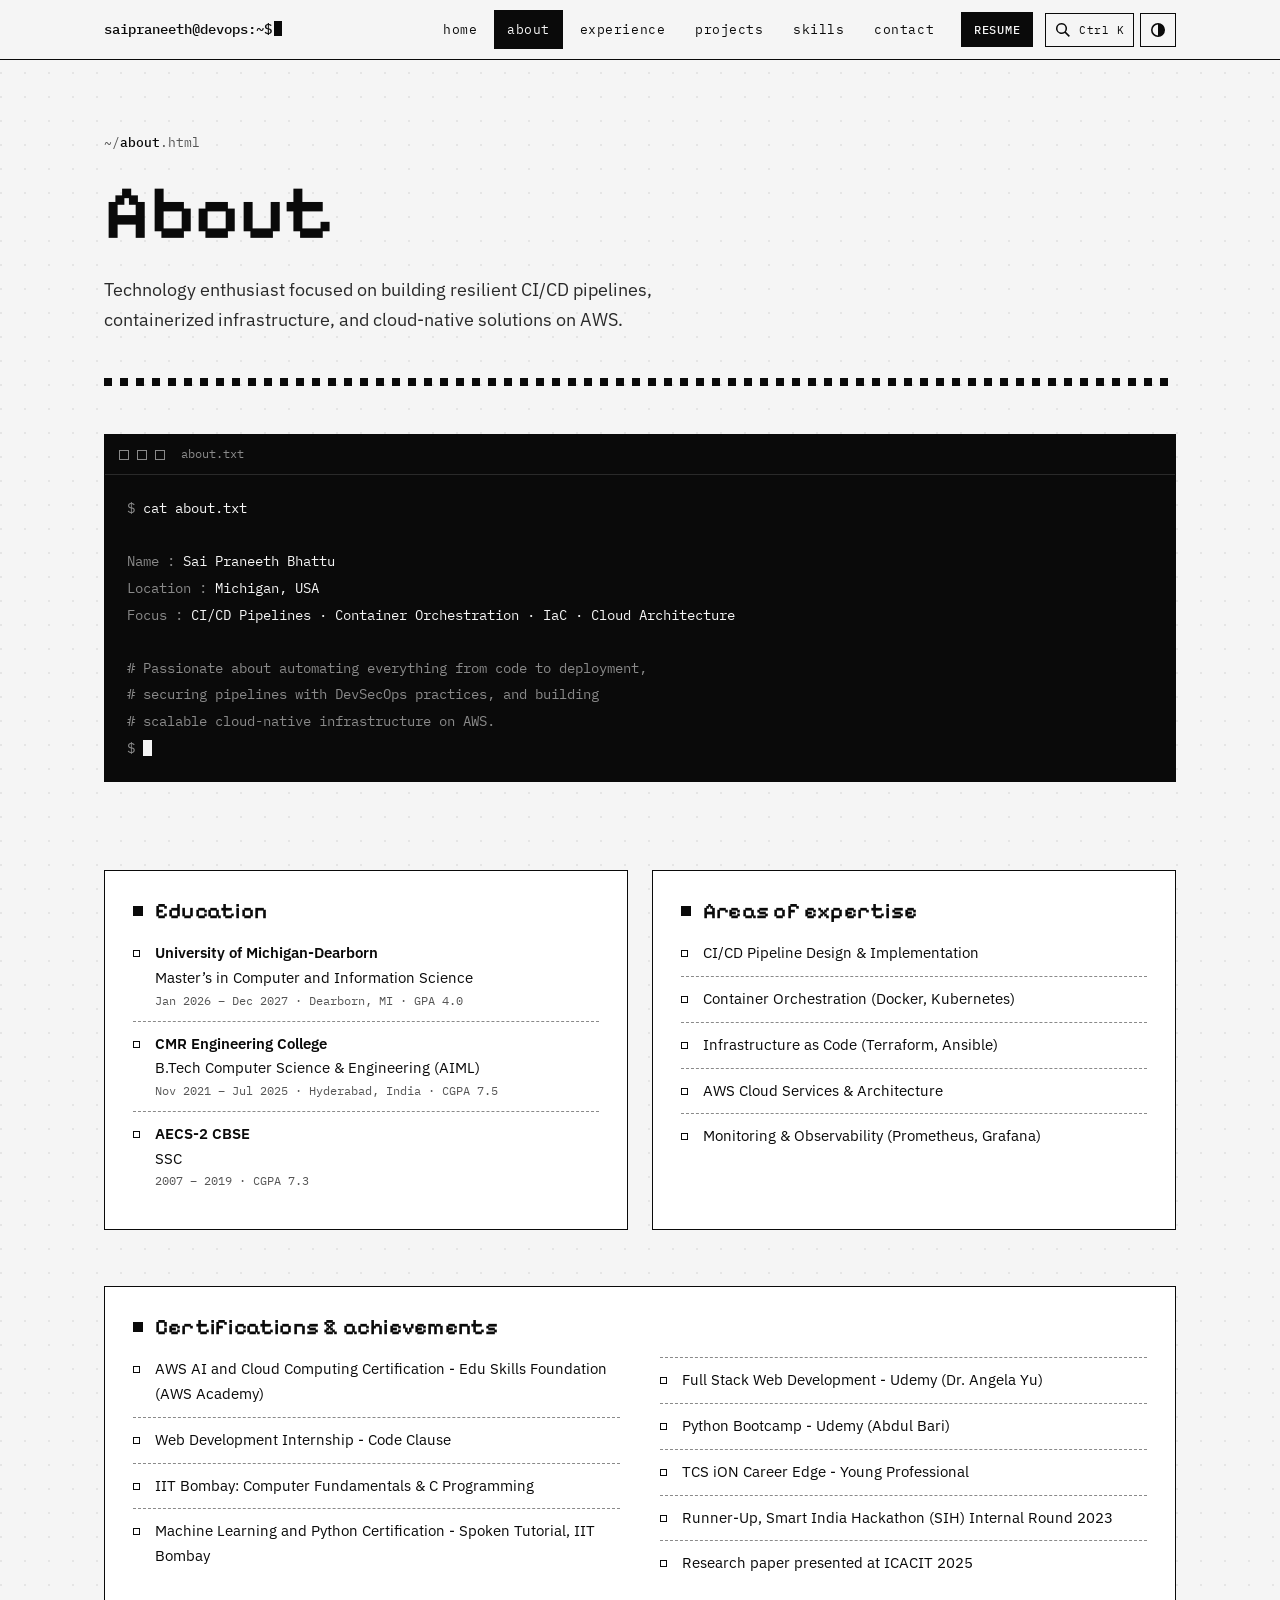
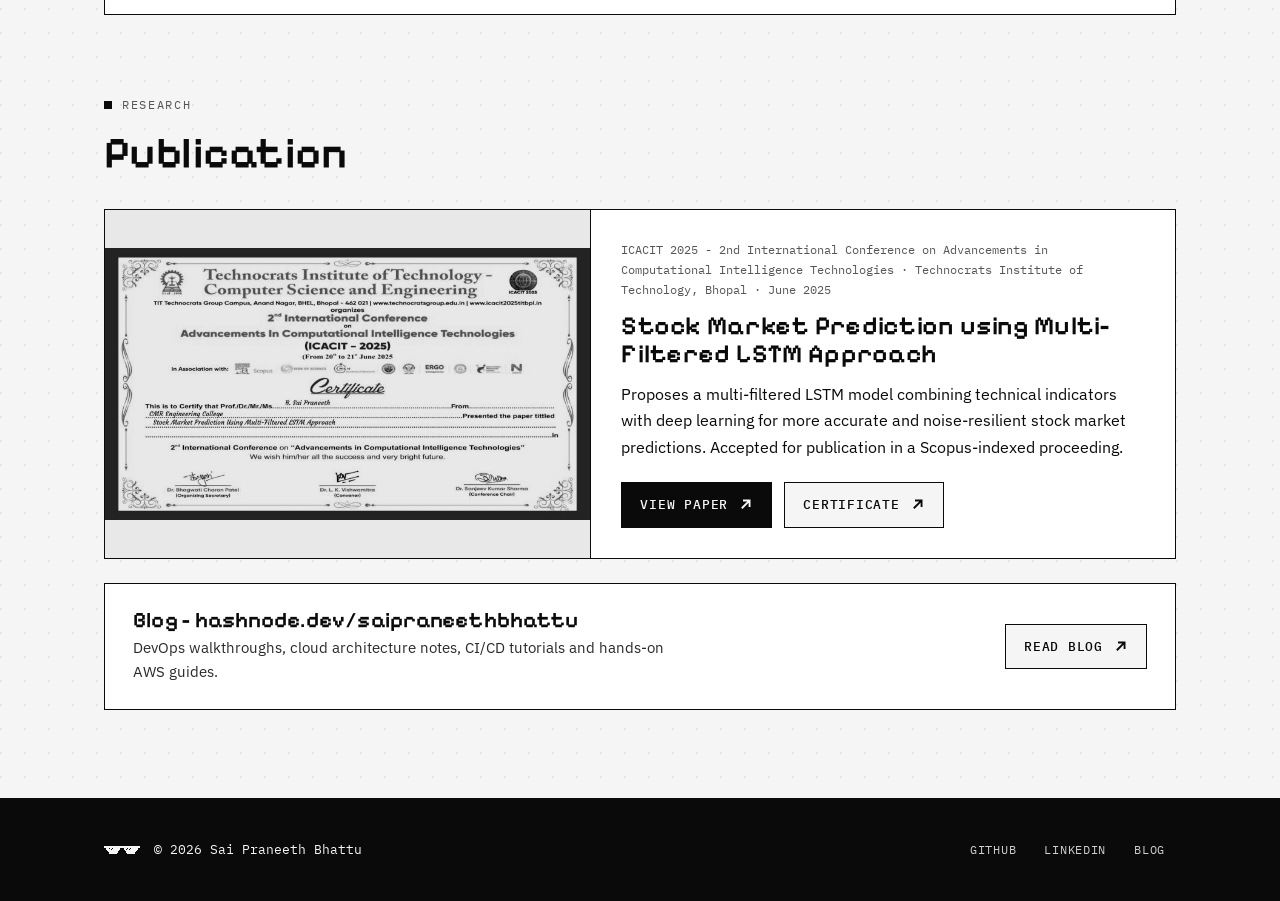
<file: about.html>
<!DOCTYPE html>
<html lang="en">
<head>
<meta charset="UTF-8">
<meta name="viewport" content="width=device-width, initial-scale=1">
<title>About | Sai Praneeth Bhattu</title>
<meta name="description" content="Professional background, education, certifications and technical interests of Sai Praneeth Bhattu, DevOps &amp; Cloud Engineer.">
<meta name="theme-color" content="#0a0a0a">
<script>try{var t=localStorage.getItem("theme");if(t==="dark"||t==="light")document.documentElement.setAttribute("data-theme",t)}catch(e){}</script>
<link rel="canonical" href="https://saipraneethbhattu.me/about.html">
<meta property="og:title" content="About | Sai Praneeth Bhattu">
<meta property="og:description" content="Professional background, education, certifications and technical interests of Sai Praneeth Bhattu, DevOps &amp; Cloud Engineer.">
<meta property="og:type" content="website">
<meta property="og:url" content="https://saipraneethbhattu.me/about.html">
<meta property="og:site_name" content="Sai Praneeth Bhattu">
<meta property="og:image" content="https://saipraneethbhattu.me/assets/img/og.png">
<meta property="og:image:width" content="1200">
<meta property="og:image:height" content="630">
<meta property="og:image:alt" content="Sai Praneeth Bhattu - DevOps & Cloud Engineer portfolio">
<meta name="twitter:card" content="summary_large_image">
<meta name="twitter:image" content="https://saipraneethbhattu.me/assets/img/og.png">
<link rel="icon" href="favicon.svg" type="image/svg+xml">
<link rel="icon" href="favicon.ico" sizes="any">
<link rel="apple-touch-icon" href="apple-touch-icon.png">
<link rel="preload" href="assets/fonts/pixelify-sans-latin-600-normal.woff2" as="font" type="font/woff2" crossorigin>
<link rel="stylesheet" href="assets/css/style.css">
</head>
<body>
<a class="skip" href="#main">Skip to content</a>
<header class="nav">
  <div class="wrap">
    <a class="brand" href="index.html" aria-label="Sai Praneeth Bhattu - home">
      <span class="who">saipraneeth@devops:~$<i class="caret"></i></span>
    </a>
    <button class="nav-toggle" id="navToggle" aria-expanded="false" aria-controls="navLinks"><span class="bars"><i></i></span><span class="t">MENU</span></button>
    <nav class="nav-links" id="navLinks" aria-label="Primary">
      <a class="nav-link" href="index.html">home</a><a class="nav-link" href="about.html" aria-current="page">about</a><a class="nav-link" href="experience.html">experience</a><a class="nav-link" href="projects.html">projects</a><a class="nav-link" href="skills.html">skills</a><a class="nav-link" href="contact.html">contact</a>
      <a class="btn btn--solid btn--sm" href="Sai%20Praneeth%20Resume.pdf" target="_blank" rel="noopener">Resume</a>
      <div class="nav-tools">
        <button type="button" class="icon-btn" id="paletteBtn" aria-label="Open command palette" aria-haspopup="dialog" title="Command palette"><svg viewBox="0 0 16 16" aria-hidden="true"><path d="M6.5 1a5.5 5.5 0 0 1 4.4 8.8l4 4-1.1 1.1-4-4A5.5 5.5 0 1 1 6.5 1zm0 1.5a4 4 0 1 0 0 8 4 4 0 0 0 0-8z"/></svg><span class="lbl">Search</span><span class="kbd-hint">Ctrl K</span></button>
        <button type="button" class="icon-btn" id="themeToggle" aria-label="Switch to dark theme" title="Switch to dark theme"><svg viewBox="0 0 16 16" aria-hidden="true"><circle cx="8" cy="8" r="6.2" fill="none" stroke="currentColor" stroke-width="1.6"/><path d="M8 1.8a6.2 6.2 0 0 1 0 12.4z"/></svg><span class="lbl">Theme</span></button>
      </div>
    </nav>
  </div>
</header>
<main id="main">
<section class="page-head">
  <div class="wrap">
    <p class="crumb">~/<b>about</b>.html</p>
    <h1>About </h1>
    <p class="lede">Technology enthusiast focused on building resilient CI/CD pipelines, containerized infrastructure, and cloud-native solutions on AWS.</p>
    <hr class="rule">
  </div>
</section>
<section class="section" style="padding-top:0">
  <div class="wrap">
    <div class="terminal" role="img" aria-label="Terminal output of about.txt: Sai Praneeth Bhattu, Michigan USA, focused on CI/CD pipelines, container orchestration, IaC and cloud architecture">
      <div class="bar"><i></i><i></i><i></i><span>about.txt</span></div>
      <div class="body" aria-hidden="true">
<div><span class="p">$</span> cat about.txt</div>
<div>&nbsp;</div>
<div><span class="k">Name     :</span> Sai Praneeth Bhattu</div>
<div><span class="k">Location :</span> Michigan, USA</div>
<div><span class="k">Focus    :</span> CI/CD Pipelines &middot; Container Orchestration &middot; IaC &middot; Cloud Architecture</div>
<div>&nbsp;</div>
<div><span class="c"># Passionate about automating everything from code to deployment,</span></div>
<div><span class="c"># securing pipelines with DevSecOps practices, and building</span></div>
<div><span class="c"># scalable cloud-native infrastructure on AWS.</span></div>
<div><span class="p">$</span> <span class="cur"></span></div>
      </div>
    </div>
  </div>
</section>

<section class="section section--tight" style="padding-top:0">
  <div class="wrap grid-2">
    <article class="card panel edu">
      <h3>Education</h3>
      <ul class="list">
        <li><strong>University of Michigan-Dearborn</strong>Master&rsquo;s in Computer and Information Science<small>Jan 2026 &ndash; Dec 2027 &middot; Dearborn, MI &middot; GPA 4.0</small></li>
        <li><strong>CMR Engineering College</strong>B.Tech Computer Science &amp; Engineering (AIML)<small>Nov 2021 &ndash; Jul 2025 &middot; Hyderabad, India &middot; CGPA 7.5</small></li>
        <li><strong>AECS-2 CBSE</strong>SSC<small>2007 &ndash; 2019 &middot; CGPA 7.3</small></li>
      </ul>
    </article>
    <article class="card panel">
      <h3>Areas of expertise</h3>
      <ul class="list">
        <li>CI/CD Pipeline Design &amp; Implementation</li>
        <li>Container Orchestration (Docker, Kubernetes)</li>
        <li>Infrastructure as Code (Terraform, Ansible)</li>
        <li>AWS Cloud Services &amp; Architecture</li>
        <li>Monitoring &amp; Observability (Prometheus, Grafana)</li>
      </ul>
    </article>
  </div>
</section>

<section class="section section--tight" style="padding-top:0">
  <div class="wrap">
    <article class="card panel">
      <h3>Certifications &amp; achievements</h3>
      <ul class="list cols">
        <li>AWS AI and Cloud Computing Certification - Edu Skills Foundation (AWS Academy)</li>
        <li>Web Development Internship - Code Clause</li>
        <li>IIT Bombay: Computer Fundamentals &amp; C Programming</li>
        <li>Machine Learning and Python Certification - Spoken Tutorial, IIT Bombay</li>
        <li>Full Stack Web Development - Udemy (Dr. Angela Yu)</li>
        <li>Python Bootcamp - Udemy (Abdul Bari)</li>
        <li>TCS iON Career Edge - Young Professional</li>
        <li>Runner-Up, Smart India Hackathon (SIH) Internal Round 2023</li>
        <li>Research paper presented at ICACIT 2025</li>
      </ul>
    </article>
  </div>
</section>

<section class="section" style="padding-top:24px">
  <div class="wrap">
    <p class="label">research</p>
    <h2 class="h2" style="margin-bottom:32px">Publication</h2>
    <article class="card paper-card">
      <div class="media"><img src="assets/img/certificate.png" alt="ICACIT 2025 conference certificate (grayscale)" loading="lazy" width="800" height="448"></div>
      <div class="copy">
        <p class="meta">ICACIT 2025 - 2nd International Conference on Advancements in Computational Intelligence Technologies &middot; Technocrats Institute of Technology, Bhopal &middot; June 2025</p>
        <h3>Stock Market Prediction using Multi-Filtered LSTM Approach</h3>
        <p>Proposes a multi-filtered LSTM model combining technical indicators with deep learning for more accurate and noise-resilient stock market predictions. Accepted for publication in a Scopus-indexed proceeding.</p>
        <div class="actions">
          <a class="btn btn--solid" href="UN-C%20Paper.pdf" target="_blank" rel="noopener">View paper <svg viewBox="0 0 12 12" aria-hidden="true"><path d="M4 2h6v6H8.5V4.6L3.6 9.5 2.5 8.4 7.4 3.5H4z"/></svg></a>
          <a class="btn" href="assets/img/certificate.png" target="_blank" rel="noopener">Certificate <svg viewBox="0 0 12 12" aria-hidden="true"><path d="M4 2h6v6H8.5V4.6L3.6 9.5 2.5 8.4 7.4 3.5H4z"/></svg></a>
        </div>
      </div>
    </article>
    <article class="card strip" style="margin-top:24px">
      <div>
        <h3>Blog - hashnode.dev/saipraneethbhattu</h3>
        <p>DevOps walkthroughs, cloud architecture notes, CI/CD tutorials and hands-on AWS guides.</p>
      </div>
      <a class="btn" href="https://saipraneethbhattu.hashnode.dev/" target="_blank" rel="noopener">Read blog <svg viewBox="0 0 12 12" aria-hidden="true"><path d="M4 2h6v6H8.5V4.6L3.6 9.5 2.5 8.4 7.4 3.5H4z"/></svg></a>
    </article>
  </div>
</section>
</main>
<footer class="footer">
  <div class="wrap">
    <div class="left"><svg class="glasses " viewBox="0 0 40 9" fill="currentColor" aria-hidden="true" xmlns="http://www.w3.org/2000/svg"><rect x="0" y="0" width="40" height="1"/><rect x="0" y="1" width="40" height="1"/><rect x="2" y="2" width="16" height="1"/><rect x="22" y="2" width="16" height="1"/><rect x="2" y="3" width="16" height="1"/><rect x="22" y="3" width="16" height="1"/><rect x="2" y="4" width="16" height="1"/><rect x="22" y="4" width="16" height="1"/><rect x="3" y="5" width="14" height="1"/><rect x="23" y="5" width="14" height="1"/><rect x="4" y="6" width="12" height="1"/><rect x="24" y="6" width="12" height="1"/><rect x="5" y="7" width="10" height="1"/><rect x="25" y="7" width="10" height="1"/><rect x="6" y="8" width="8" height="1"/><rect x="26" y="8" width="8" height="1"/><rect class="hl glint" x="6" y="2" width="1" height="1"/><rect class="hl glint" x="5" y="3" width="1" height="1"/><rect class="hl glint" x="4" y="4" width="1" height="1"/><rect class="hl glint" x="9" y="2" width="1" height="1"/><rect class="hl glint" x="8" y="3" width="1" height="1"/><rect class="hl glint" x="26" y="2" width="1" height="1"/><rect class="hl glint" x="25" y="3" width="1" height="1"/><rect class="hl glint" x="24" y="4" width="1" height="1"/><rect class="hl glint" x="29" y="2" width="1" height="1"/><rect class="hl glint" x="28" y="3" width="1" height="1"/></svg><span>&copy; <span id="year">2026</span> Sai Praneeth Bhattu</span></div>
    <nav aria-label="Social">
      <a href="https://github.com/Bhattu-Sai-Praneeth" target="_blank" rel="noopener">GitHub</a>
      <a href="https://www.linkedin.com/in/saipraneethbhattu" target="_blank" rel="noopener">LinkedIn</a>
      <a href="https://saipraneethbhattu.hashnode.dev/" target="_blank" rel="noopener">Blog</a>
    </nav>
  </div>
</footer>
<script src="assets/js/main.js"></script>
</body>
</html>
</file>
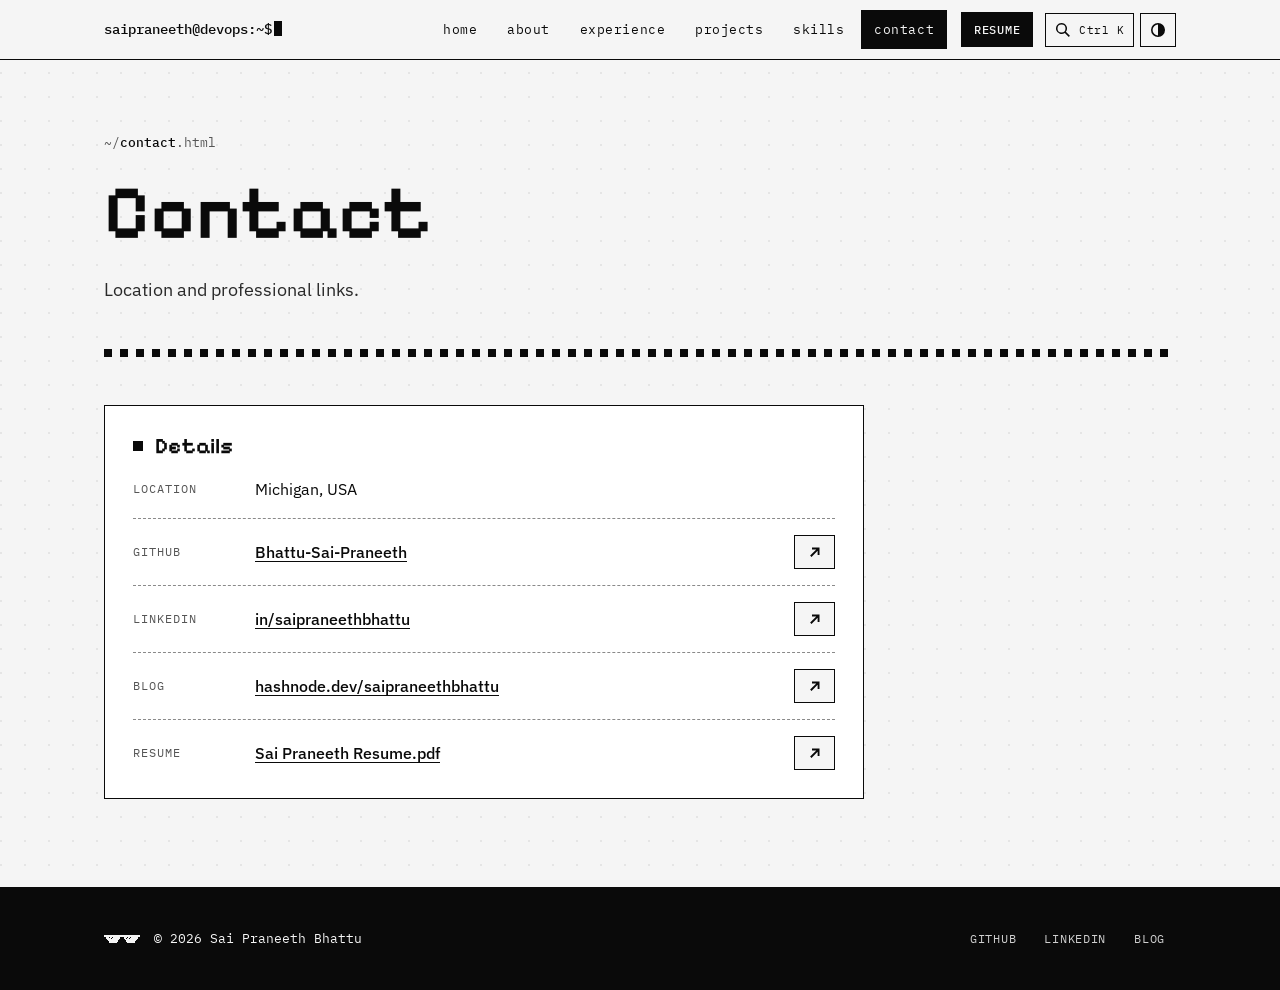
<file: contact.html>
<!DOCTYPE html>
<html lang="en">
<head>
<meta charset="UTF-8">
<meta name="viewport" content="width=device-width, initial-scale=1">
<title>Contact | Sai Praneeth Bhattu</title>
<meta name="description" content="Contact Sai Praneeth Bhattu — location and professional links (GitHub, LinkedIn, blog).">
<meta name="theme-color" content="#0a0a0a">
<script>try{var t=localStorage.getItem("theme");if(t==="dark"||t==="light")document.documentElement.setAttribute("data-theme",t)}catch(e){}</script>
<link rel="canonical" href="https://saipraneethbhattu.me/contact.html">
<meta property="og:title" content="Contact | Sai Praneeth Bhattu">
<meta property="og:description" content="Contact Sai Praneeth Bhattu — location and professional links (GitHub, LinkedIn, blog).">
<meta property="og:type" content="website">
<meta property="og:url" content="https://saipraneethbhattu.me/contact.html">
<meta property="og:site_name" content="Sai Praneeth Bhattu">
<meta property="og:image" content="https://saipraneethbhattu.me/assets/img/og.png">
<meta property="og:image:width" content="1200">
<meta property="og:image:height" content="630">
<meta property="og:image:alt" content="Sai Praneeth Bhattu - DevOps & Cloud Engineer portfolio">
<meta name="twitter:card" content="summary_large_image">
<meta name="twitter:image" content="https://saipraneethbhattu.me/assets/img/og.png">
<link rel="icon" href="favicon.svg" type="image/svg+xml">
<link rel="icon" href="favicon.ico" sizes="any">
<link rel="apple-touch-icon" href="apple-touch-icon.png">
<link rel="preload" href="assets/fonts/pixelify-sans-latin-600-normal.woff2" as="font" type="font/woff2" crossorigin>
<link rel="stylesheet" href="assets/css/style.css">
</head>
<body>
<a class="skip" href="#main">Skip to content</a>
<header class="nav">
  <div class="wrap">
    <a class="brand" href="index.html" aria-label="Sai Praneeth Bhattu — home">
      <span class="who">saipraneeth@devops:~$<i class="caret"></i></span>
    </a>
    <button class="nav-toggle" id="navToggle" aria-expanded="false" aria-controls="navLinks"><span class="bars"><i></i></span><span class="t">MENU</span></button>
    <nav class="nav-links" id="navLinks" aria-label="Primary">
      <a class="nav-link" href="index.html">home</a><a class="nav-link" href="about.html">about</a><a class="nav-link" href="experience.html">experience</a><a class="nav-link" href="projects.html">projects</a><a class="nav-link" href="skills.html">skills</a><a class="nav-link" href="contact.html" aria-current="page">contact</a>
      <a class="btn btn--solid btn--sm" href="Sai%20Praneeth%20Resume.pdf" target="_blank" rel="noopener">Resume</a>
      <div class="nav-tools">
        <button type="button" class="icon-btn" id="paletteBtn" aria-label="Open command palette" aria-haspopup="dialog" title="Command palette"><svg viewBox="0 0 16 16" aria-hidden="true"><path d="M6.5 1a5.5 5.5 0 0 1 4.4 8.8l4 4-1.1 1.1-4-4A5.5 5.5 0 1 1 6.5 1zm0 1.5a4 4 0 1 0 0 8 4 4 0 0 0 0-8z"/></svg><span class="lbl">Search</span><span class="kbd-hint">Ctrl K</span></button>
        <button type="button" class="icon-btn" id="themeToggle" aria-label="Switch to dark theme" title="Switch to dark theme"><svg viewBox="0 0 16 16" aria-hidden="true"><circle cx="8" cy="8" r="6.2" fill="none" stroke="currentColor" stroke-width="1.6"/><path d="M8 1.8a6.2 6.2 0 0 1 0 12.4z"/></svg><span class="lbl">Theme</span></button>
      </div>
    </nav>
  </div>
</header>
<main id="main">
<section class="page-head">
  <div class="wrap">
    <p class="crumb">~/<b>contact</b>.html</p>
    <h1>Contact</h1>
    <p class="lede">Location and professional links.</p>
    <hr class="rule">
  </div>
</section>
<section class="section" style="padding-top:0">
  <div class="wrap">
    <article class="card panel" style="max-width:760px">
      <h3>Details</h3>
      <ul class="contact-list">
        <li><span class="k">Location</span><span class="v">Michigan, USA</span><span></span></li>
        <li><span class="k">GitHub</span><a href="https://github.com/Bhattu-Sai-Praneeth" target="_blank" rel="noopener">Bhattu-Sai-Praneeth</a><a class="btn btn--sm" href="https://github.com/Bhattu-Sai-Praneeth" target="_blank" rel="noopener" aria-label="Open GitHub"><svg viewBox="0 0 12 12" aria-hidden="true"><path d="M4 2h6v6H8.5V4.6L3.6 9.5 2.5 8.4 7.4 3.5H4z"/></svg></a></li>
        <li><span class="k">LinkedIn</span><a href="https://www.linkedin.com/in/saipraneethbhattu" target="_blank" rel="noopener">in/saipraneethbhattu</a><a class="btn btn--sm" href="https://www.linkedin.com/in/saipraneethbhattu" target="_blank" rel="noopener" aria-label="Open LinkedIn"><svg viewBox="0 0 12 12" aria-hidden="true"><path d="M4 2h6v6H8.5V4.6L3.6 9.5 2.5 8.4 7.4 3.5H4z"/></svg></a></li>
        <li><span class="k">Blog</span><a href="https://saipraneethbhattu.hashnode.dev/" target="_blank" rel="noopener">hashnode.dev/saipraneethbhattu</a><a class="btn btn--sm" href="https://saipraneethbhattu.hashnode.dev/" target="_blank" rel="noopener" aria-label="Open blog"><svg viewBox="0 0 12 12" aria-hidden="true"><path d="M4 2h6v6H8.5V4.6L3.6 9.5 2.5 8.4 7.4 3.5H4z"/></svg></a></li>
        <li><span class="k">Resume</span><a href="Sai%20Praneeth%20Resume.pdf" target="_blank" rel="noopener">Sai Praneeth Resume.pdf</a><a class="btn btn--sm" href="Sai%20Praneeth%20Resume.pdf" target="_blank" rel="noopener" aria-label="Open resume"><svg viewBox="0 0 12 12" aria-hidden="true"><path d="M4 2h6v6H8.5V4.6L3.6 9.5 2.5 8.4 7.4 3.5H4z"/></svg></a></li>
      </ul>
    </article>
  </div>
</section>
</main>
<footer class="footer">
  <div class="wrap">
    <div class="left"><svg class="glasses " viewBox="0 0 40 9" fill="currentColor" aria-hidden="true" xmlns="http://www.w3.org/2000/svg"><rect x="0" y="0" width="40" height="1"/><rect x="0" y="1" width="40" height="1"/><rect x="2" y="2" width="16" height="1"/><rect x="22" y="2" width="16" height="1"/><rect x="2" y="3" width="16" height="1"/><rect x="22" y="3" width="16" height="1"/><rect x="2" y="4" width="16" height="1"/><rect x="22" y="4" width="16" height="1"/><rect x="3" y="5" width="14" height="1"/><rect x="23" y="5" width="14" height="1"/><rect x="4" y="6" width="12" height="1"/><rect x="24" y="6" width="12" height="1"/><rect x="5" y="7" width="10" height="1"/><rect x="25" y="7" width="10" height="1"/><rect x="6" y="8" width="8" height="1"/><rect x="26" y="8" width="8" height="1"/><rect class="hl glint" x="6" y="2" width="1" height="1"/><rect class="hl glint" x="5" y="3" width="1" height="1"/><rect class="hl glint" x="4" y="4" width="1" height="1"/><rect class="hl glint" x="9" y="2" width="1" height="1"/><rect class="hl glint" x="8" y="3" width="1" height="1"/><rect class="hl glint" x="26" y="2" width="1" height="1"/><rect class="hl glint" x="25" y="3" width="1" height="1"/><rect class="hl glint" x="24" y="4" width="1" height="1"/><rect class="hl glint" x="29" y="2" width="1" height="1"/><rect class="hl glint" x="28" y="3" width="1" height="1"/></svg><span>&copy; <span id="year">2026</span> Sai Praneeth Bhattu</span></div>
    <nav aria-label="Social">
      <a href="https://github.com/Bhattu-Sai-Praneeth" target="_blank" rel="noopener">GitHub</a>
      <a href="https://www.linkedin.com/in/saipraneethbhattu" target="_blank" rel="noopener">LinkedIn</a>
      <a href="https://saipraneethbhattu.hashnode.dev/" target="_blank" rel="noopener">Blog</a>
    </nav>
  </div>
</footer>
<script src="assets/js/main.js"></script>
</body>
</html>
</file>
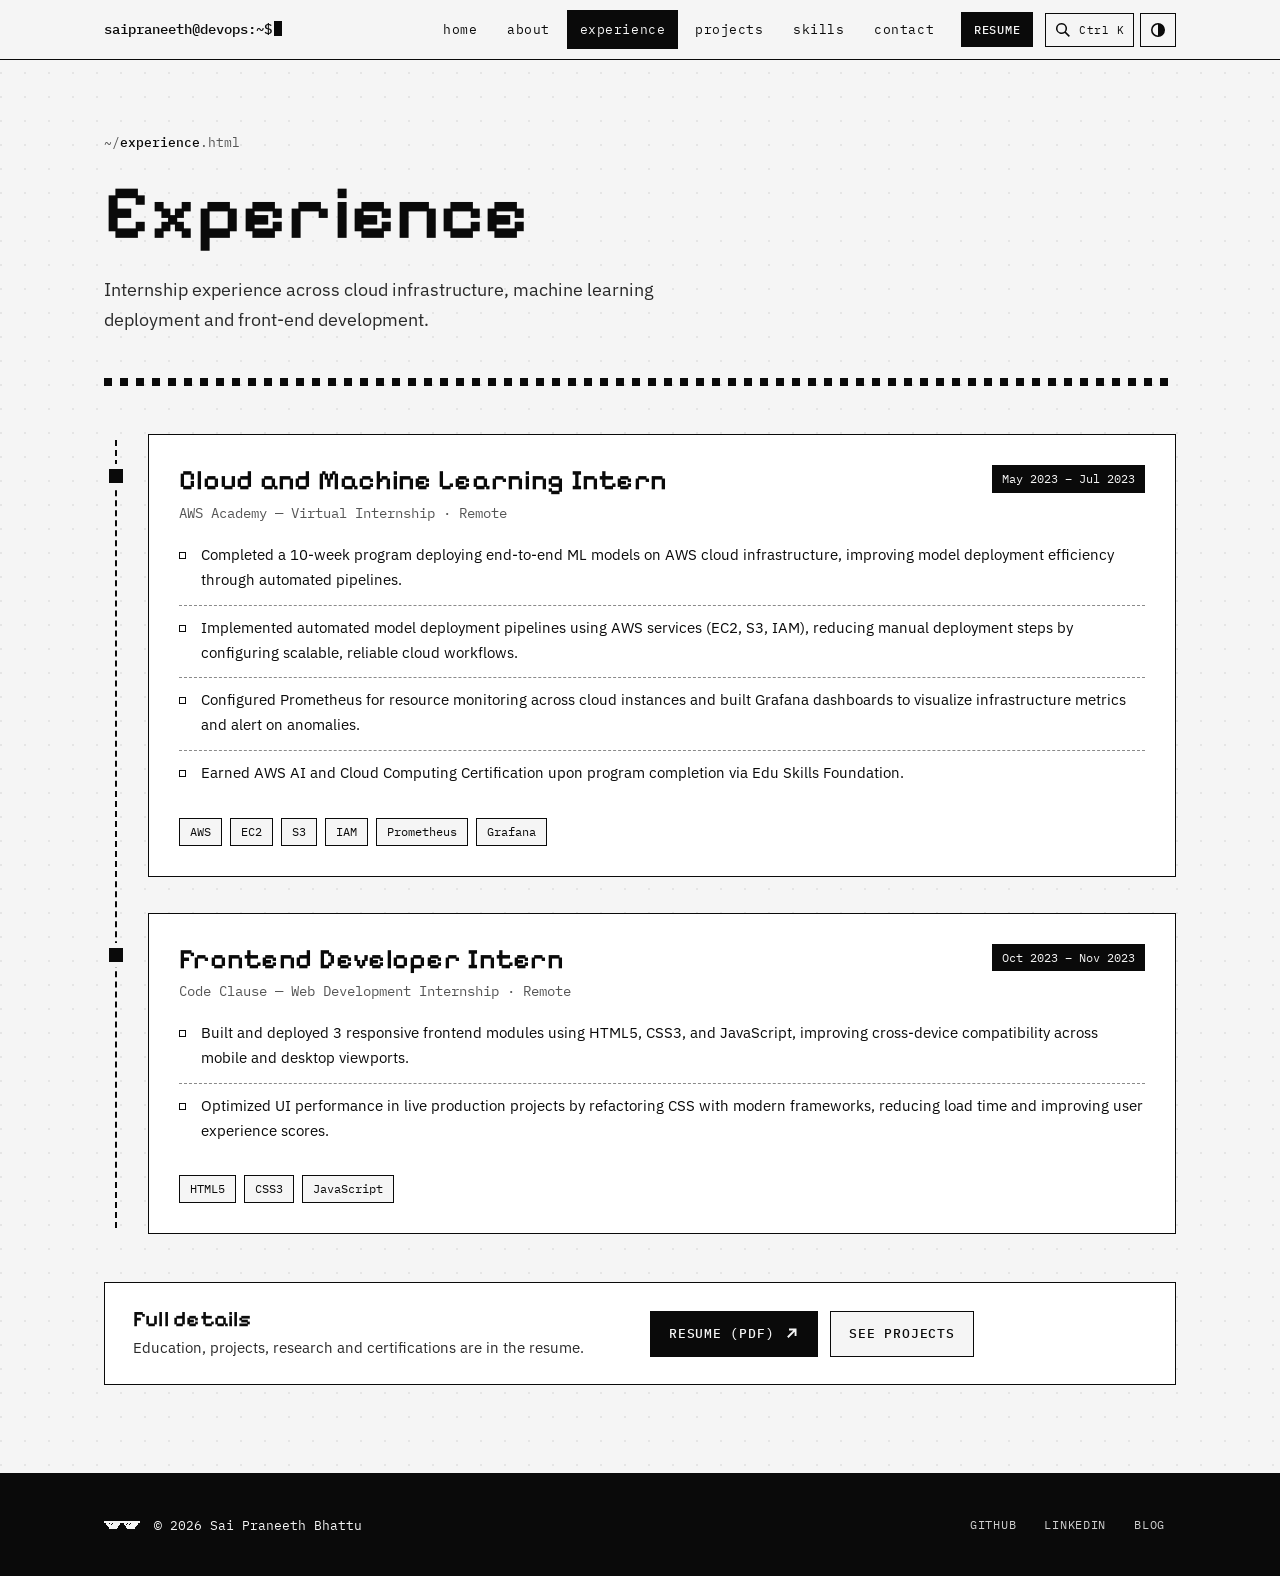
<file: experience.html>
<!DOCTYPE html>
<html lang="en">
<head>
<meta charset="UTF-8">
<meta name="viewport" content="width=device-width, initial-scale=1">
<title>Experience | Sai Praneeth Bhattu</title>
<meta name="description" content="Work experience of Sai Praneeth Bhattu: AWS Academy cloud &amp; machine learning internship and Code Clause front-end development internship.">
<meta name="theme-color" content="#0a0a0a">
<script>try{var t=localStorage.getItem("theme");if(t==="dark"||t==="light")document.documentElement.setAttribute("data-theme",t)}catch(e){}</script>
<link rel="canonical" href="https://saipraneethbhattu.me/experience.html">
<meta property="og:title" content="Experience | Sai Praneeth Bhattu">
<meta property="og:description" content="Work experience of Sai Praneeth Bhattu: AWS Academy cloud &amp; machine learning internship and Code Clause front-end development internship.">
<meta property="og:type" content="website">
<meta property="og:url" content="https://saipraneethbhattu.me/experience.html">
<meta property="og:site_name" content="Sai Praneeth Bhattu">
<meta property="og:image" content="https://saipraneethbhattu.me/assets/img/og.png">
<meta property="og:image:width" content="1200">
<meta property="og:image:height" content="630">
<meta property="og:image:alt" content="Sai Praneeth Bhattu - DevOps & Cloud Engineer portfolio">
<meta name="twitter:card" content="summary_large_image">
<meta name="twitter:image" content="https://saipraneethbhattu.me/assets/img/og.png">
<link rel="icon" href="favicon.svg" type="image/svg+xml">
<link rel="icon" href="favicon.ico" sizes="any">
<link rel="apple-touch-icon" href="apple-touch-icon.png">
<link rel="preload" href="assets/fonts/pixelify-sans-latin-600-normal.woff2" as="font" type="font/woff2" crossorigin>
<link rel="stylesheet" href="assets/css/style.css">
</head>
<body>
<a class="skip" href="#main">Skip to content</a>
<header class="nav">
  <div class="wrap">
    <a class="brand" href="index.html" aria-label="Sai Praneeth Bhattu — home">
      <span class="who">saipraneeth@devops:~$<i class="caret"></i></span>
    </a>
    <button class="nav-toggle" id="navToggle" aria-expanded="false" aria-controls="navLinks"><span class="bars"><i></i></span><span class="t">MENU</span></button>
    <nav class="nav-links" id="navLinks" aria-label="Primary">
      <a class="nav-link" href="index.html">home</a><a class="nav-link" href="about.html">about</a><a class="nav-link" href="experience.html" aria-current="page">experience</a><a class="nav-link" href="projects.html">projects</a><a class="nav-link" href="skills.html">skills</a><a class="nav-link" href="contact.html">contact</a>
      <a class="btn btn--solid btn--sm" href="Sai%20Praneeth%20Resume.pdf" target="_blank" rel="noopener">Resume</a>
      <div class="nav-tools">
        <button type="button" class="icon-btn" id="paletteBtn" aria-label="Open command palette" aria-haspopup="dialog" title="Command palette"><svg viewBox="0 0 16 16" aria-hidden="true"><path d="M6.5 1a5.5 5.5 0 0 1 4.4 8.8l4 4-1.1 1.1-4-4A5.5 5.5 0 1 1 6.5 1zm0 1.5a4 4 0 1 0 0 8 4 4 0 0 0 0-8z"/></svg><span class="lbl">Search</span><span class="kbd-hint">Ctrl K</span></button>
        <button type="button" class="icon-btn" id="themeToggle" aria-label="Switch to dark theme" title="Switch to dark theme"><svg viewBox="0 0 16 16" aria-hidden="true"><circle cx="8" cy="8" r="6.2" fill="none" stroke="currentColor" stroke-width="1.6"/><path d="M8 1.8a6.2 6.2 0 0 1 0 12.4z"/></svg><span class="lbl">Theme</span></button>
      </div>
    </nav>
  </div>
</header>
<main id="main">
<section class="page-head">
  <div class="wrap">
    <p class="crumb">~/<b>experience</b>.html</p>
    <h1>Experience </h1>
    <p class="lede">Internship experience across cloud infrastructure, machine learning deployment and front-end development.</p>
    <hr class="rule">
  </div>
</section>
<section class="section" style="padding-top:0">
  <div class="wrap">
    <div class="timeline">
      <article class="job">
        <div class="card">
          <div class="job-top"><h3>Cloud and Machine Learning Intern</h3><span class="when">May 2023 &ndash; Jul 2023</span></div>
          <p class="org">AWS Academy &mdash; Virtual Internship &middot; Remote</p>
          <ul class="list">
            <li>Completed a 10-week program deploying end-to-end ML models on AWS cloud infrastructure, improving model deployment efficiency through automated pipelines.</li>
            <li>Implemented automated model deployment pipelines using AWS services (EC2, S3, IAM), reducing manual deployment steps by configuring scalable, reliable cloud workflows.</li>
            <li>Configured Prometheus for resource monitoring across cloud instances and built Grafana dashboards to visualize infrastructure metrics and alert on anomalies.</li>
            <li>Earned AWS AI and Cloud Computing Certification upon program completion via Edu Skills Foundation.</li>
          </ul>
          <div class="chips"><span class="chip">AWS</span><span class="chip">EC2</span><span class="chip">S3</span><span class="chip">IAM</span><span class="chip">Prometheus</span><span class="chip">Grafana</span></div>
        </div>
      </article>
      <article class="job">
        <div class="card">
          <div class="job-top"><h3>Frontend Developer Intern</h3><span class="when">Oct 2023 &ndash; Nov 2023</span></div>
          <p class="org">Code Clause &mdash; Web Development Internship &middot; Remote</p>
          <ul class="list">
            <li>Built and deployed 3 responsive frontend modules using HTML5, CSS3, and JavaScript, improving cross-device compatibility across mobile and desktop viewports.</li>
            <li>Optimized UI performance in live production projects by refactoring CSS with modern frameworks, reducing load time and improving user experience scores.</li>
          </ul>
          <div class="chips"><span class="chip">HTML5</span><span class="chip">CSS3</span><span class="chip">JavaScript</span></div>
        </div>
      </article>
    </div>
    <div class="card strip" style="margin-top:48px">
      <div><h3>Full details</h3><p>Education, projects, research and certifications are in the resume.</p></div>
      <div style="display:flex;gap:12px;flex-wrap:wrap">
        <a class="btn btn--solid" href="Sai%20Praneeth%20Resume.pdf" target="_blank" rel="noopener">Resume (PDF) <svg viewBox="0 0 12 12" aria-hidden="true"><path d="M4 2h6v6H8.5V4.6L3.6 9.5 2.5 8.4 7.4 3.5H4z"/></svg></a>
        <a class="btn" href="projects.html">See projects</a>
      </div>
    </div>
  </div>
</section>
</main>
<footer class="footer">
  <div class="wrap">
    <div class="left"><svg class="glasses " viewBox="0 0 40 9" fill="currentColor" aria-hidden="true" xmlns="http://www.w3.org/2000/svg"><rect x="0" y="0" width="40" height="1"/><rect x="0" y="1" width="40" height="1"/><rect x="2" y="2" width="16" height="1"/><rect x="22" y="2" width="16" height="1"/><rect x="2" y="3" width="16" height="1"/><rect x="22" y="3" width="16" height="1"/><rect x="2" y="4" width="16" height="1"/><rect x="22" y="4" width="16" height="1"/><rect x="3" y="5" width="14" height="1"/><rect x="23" y="5" width="14" height="1"/><rect x="4" y="6" width="12" height="1"/><rect x="24" y="6" width="12" height="1"/><rect x="5" y="7" width="10" height="1"/><rect x="25" y="7" width="10" height="1"/><rect x="6" y="8" width="8" height="1"/><rect x="26" y="8" width="8" height="1"/><rect class="hl glint" x="6" y="2" width="1" height="1"/><rect class="hl glint" x="5" y="3" width="1" height="1"/><rect class="hl glint" x="4" y="4" width="1" height="1"/><rect class="hl glint" x="9" y="2" width="1" height="1"/><rect class="hl glint" x="8" y="3" width="1" height="1"/><rect class="hl glint" x="26" y="2" width="1" height="1"/><rect class="hl glint" x="25" y="3" width="1" height="1"/><rect class="hl glint" x="24" y="4" width="1" height="1"/><rect class="hl glint" x="29" y="2" width="1" height="1"/><rect class="hl glint" x="28" y="3" width="1" height="1"/></svg><span>&copy; <span id="year">2026</span> Sai Praneeth Bhattu</span></div>
    <nav aria-label="Social">
      <a href="https://github.com/Bhattu-Sai-Praneeth" target="_blank" rel="noopener">GitHub</a>
      <a href="https://www.linkedin.com/in/saipraneethbhattu" target="_blank" rel="noopener">LinkedIn</a>
      <a href="https://saipraneethbhattu.hashnode.dev/" target="_blank" rel="noopener">Blog</a>
    </nav>
  </div>
</footer>
<script src="assets/js/main.js"></script>
</body>
</html>
</file>
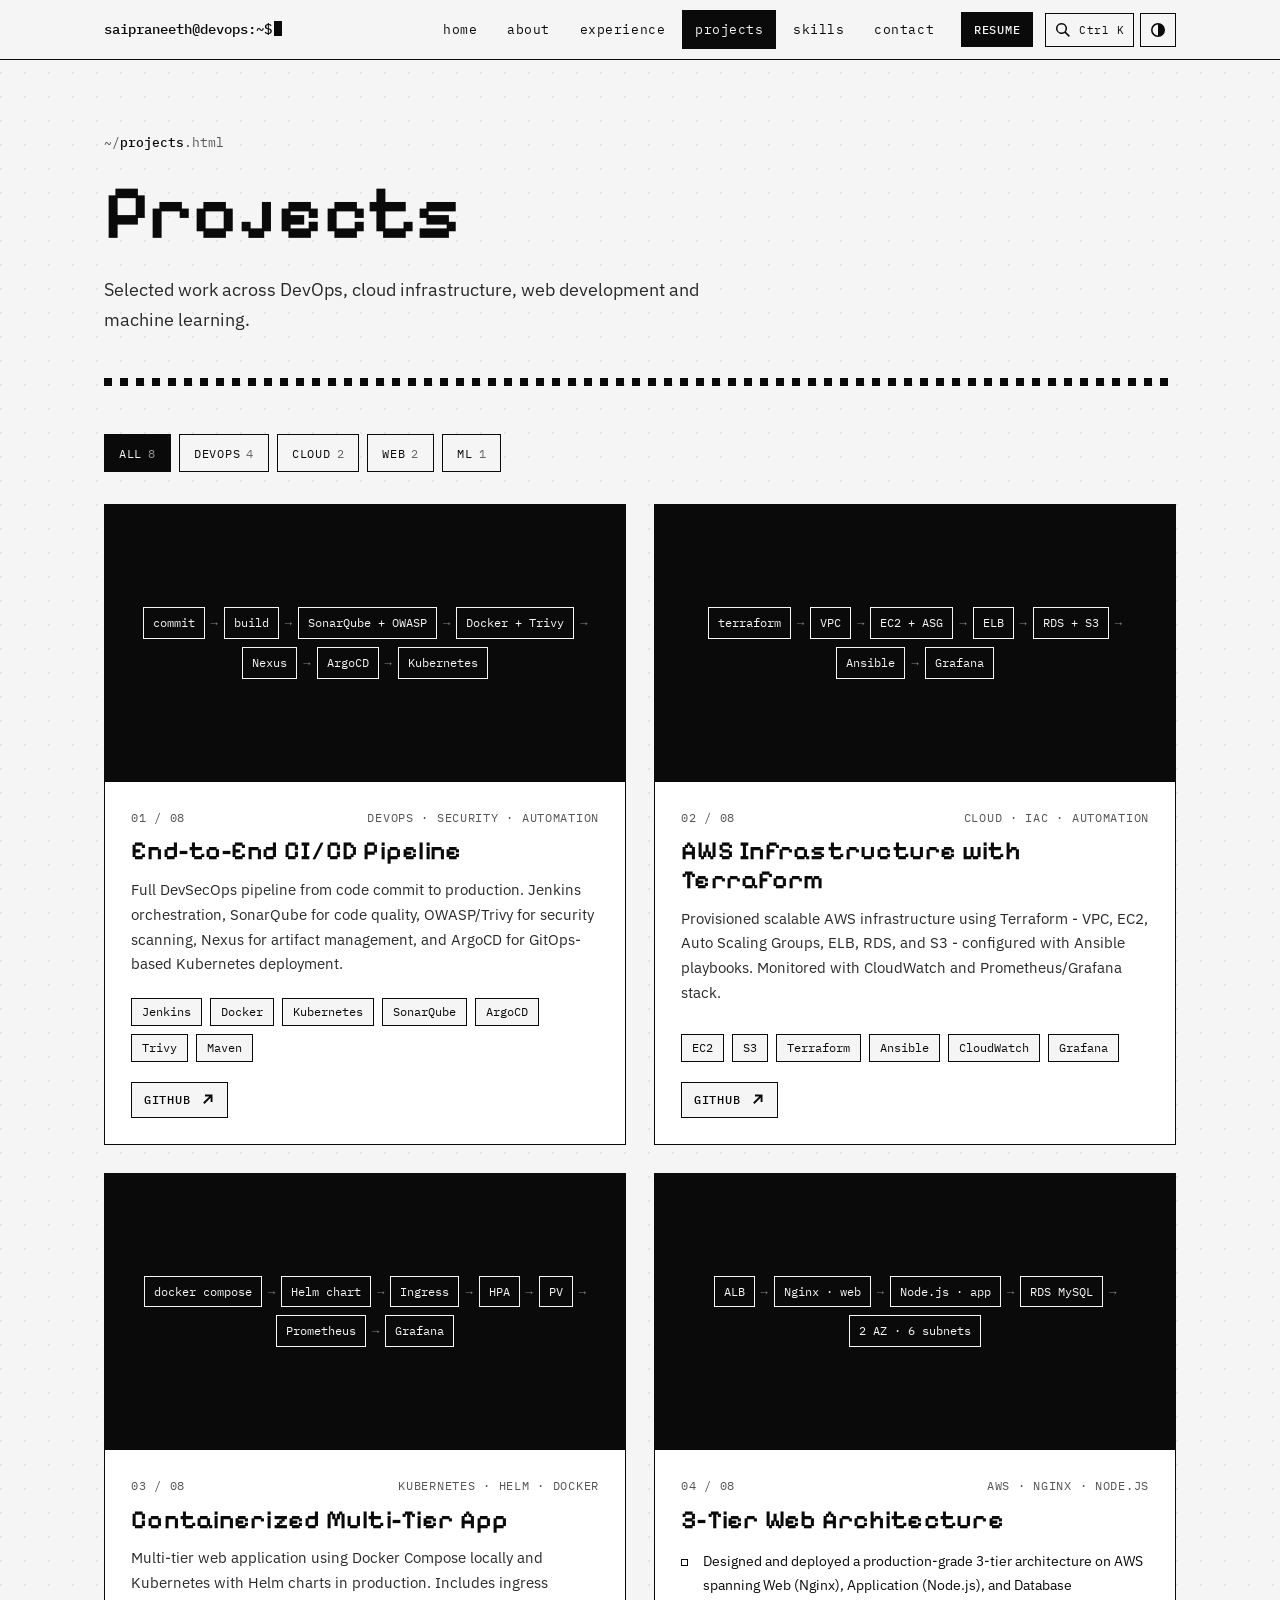
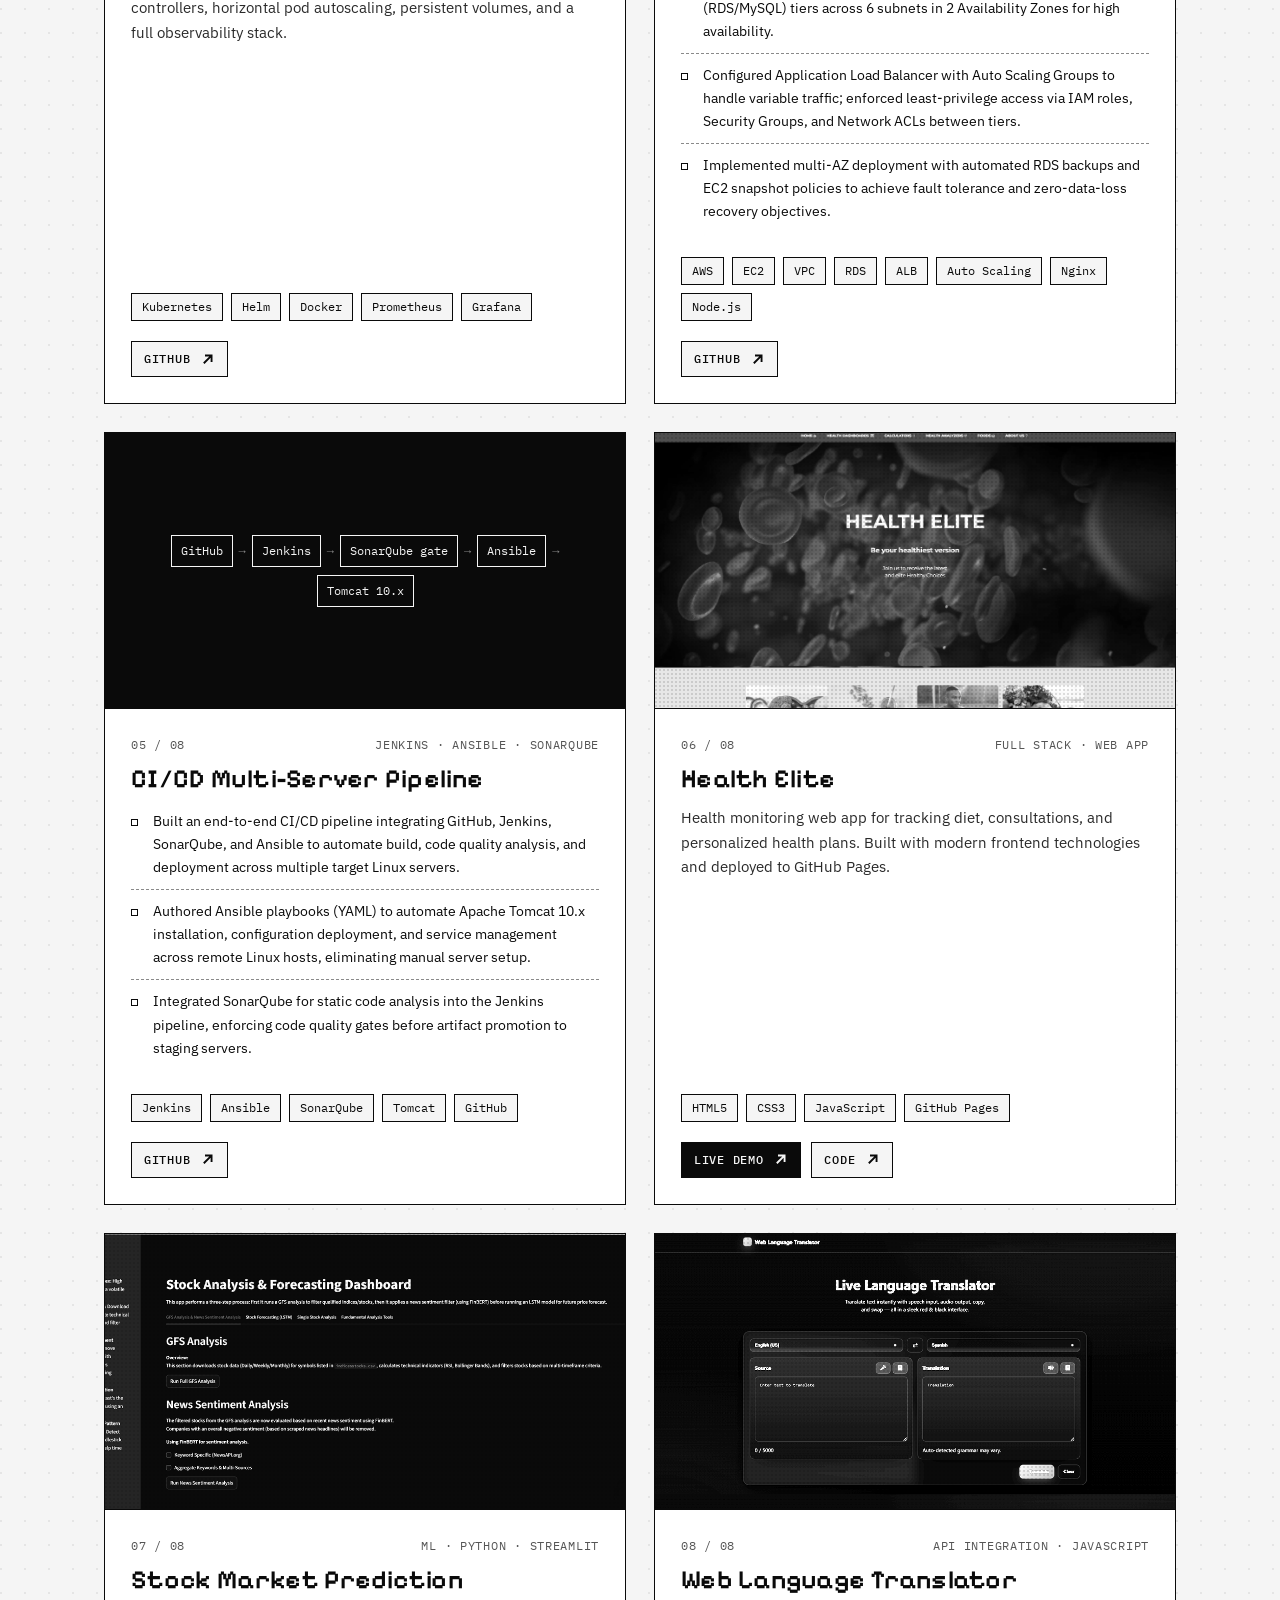
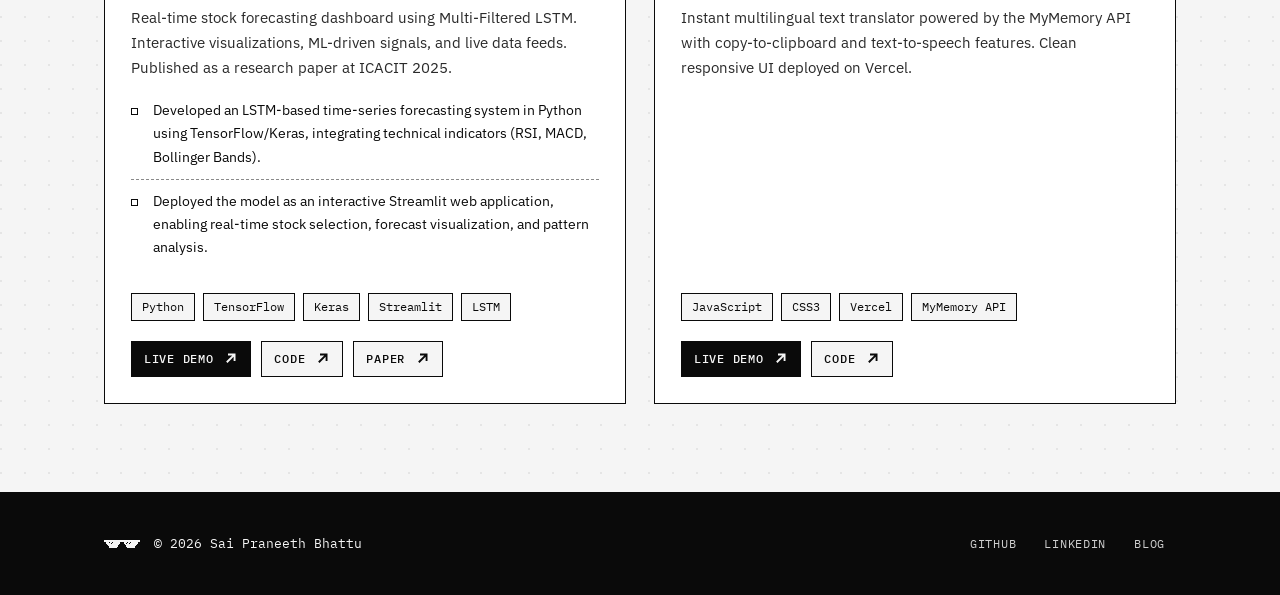
<file: projects.html>
<!DOCTYPE html>
<html lang="en">
<head>
<meta charset="UTF-8">
<meta name="viewport" content="width=device-width, initial-scale=1">
<title>Projects | Sai Praneeth Bhattu</title>
<meta name="description" content="DevOps, cloud, web and machine-learning projects by Sai Praneeth Bhattu, with GitHub and live-demo links.">
<meta name="theme-color" content="#0a0a0a">
<script>try{var t=localStorage.getItem("theme");if(t==="dark"||t==="light")document.documentElement.setAttribute("data-theme",t)}catch(e){}</script>
<link rel="canonical" href="https://saipraneethbhattu.me/projects.html">
<meta property="og:title" content="Projects | Sai Praneeth Bhattu">
<meta property="og:description" content="DevOps, cloud, web and machine-learning projects by Sai Praneeth Bhattu, with GitHub and live-demo links.">
<meta property="og:type" content="website">
<meta property="og:url" content="https://saipraneethbhattu.me/projects.html">
<meta property="og:site_name" content="Sai Praneeth Bhattu">
<meta property="og:image" content="https://saipraneethbhattu.me/assets/img/og.png">
<meta property="og:image:width" content="1200">
<meta property="og:image:height" content="630">
<meta property="og:image:alt" content="Sai Praneeth Bhattu - DevOps & Cloud Engineer portfolio">
<meta name="twitter:card" content="summary_large_image">
<meta name="twitter:image" content="https://saipraneethbhattu.me/assets/img/og.png">
<link rel="icon" href="favicon.svg" type="image/svg+xml">
<link rel="icon" href="favicon.ico" sizes="any">
<link rel="apple-touch-icon" href="apple-touch-icon.png">
<link rel="preload" href="assets/fonts/pixelify-sans-latin-600-normal.woff2" as="font" type="font/woff2" crossorigin>
<link rel="stylesheet" href="assets/css/style.css">
</head>
<body>
<a class="skip" href="#main">Skip to content</a>
<header class="nav">
  <div class="wrap">
    <a class="brand" href="index.html" aria-label="Sai Praneeth Bhattu - home">
<span class="who">saipraneeth@devops:~$<i class="caret"></i></span>
    </a>
    <button class="nav-toggle" id="navToggle" aria-expanded="false" aria-controls="navLinks"><span class="bars"><i></i></span><span class="t">MENU</span></button>
    <nav class="nav-links" id="navLinks" aria-label="Primary">
      <a class="nav-link" href="index.html">home</a><a class="nav-link" href="about.html">about</a><a class="nav-link" href="experience.html">experience</a><a class="nav-link" href="projects.html" aria-current="page">projects</a><a class="nav-link" href="skills.html">skills</a><a class="nav-link" href="contact.html">contact</a>
      <a class="btn btn--solid btn--sm" href="Sai%20Praneeth%20Resume.pdf" target="_blank" rel="noopener">Resume</a>
      <div class="nav-tools">
        <button type="button" class="icon-btn" id="paletteBtn" aria-label="Open command palette" aria-haspopup="dialog" title="Command palette"><svg viewBox="0 0 16 16" aria-hidden="true"><path d="M6.5 1a5.5 5.5 0 0 1 4.4 8.8l4 4-1.1 1.1-4-4A5.5 5.5 0 1 1 6.5 1zm0 1.5a4 4 0 1 0 0 8 4 4 0 0 0 0-8z"/></svg><span class="lbl">Search</span><span class="kbd-hint">Ctrl K</span></button>
        <button type="button" class="icon-btn" id="themeToggle" aria-label="Switch to dark theme" title="Switch to dark theme"><svg viewBox="0 0 16 16" aria-hidden="true"><circle cx="8" cy="8" r="6.2" fill="none" stroke="currentColor" stroke-width="1.6"/><path d="M8 1.8a6.2 6.2 0 0 1 0 12.4z"/></svg><span class="lbl">Theme</span></button>
      </div>
    </nav>
  </div>
</header>
<main id="main">
<section class="page-head">
  <div class="wrap">
    <p class="crumb">~/<b>projects</b>.html</p>
    <h1>Projects </h1>
    <p class="lede">Selected work across DevOps, cloud infrastructure, web development and machine learning.</p>
    <hr class="rule">
  </div>
</section>
<section class="section" style="padding-top:0">
  <div class="wrap">
    <div class="filters" id="filters" role="group" aria-label="Filter projects">
      <button type="button" data-filter="all" aria-pressed="true">All</button>
      <button type="button" data-filter="devops" aria-pressed="false">DevOps</button>
      <button type="button" data-filter="cloud" aria-pressed="false">Cloud</button>
      <button type="button" data-filter="web" aria-pressed="false">Web</button>
      <button type="button" data-filter="ml" aria-pressed="false">ML</button>
    </div>
    <div class="proj-grid">
      <article class="card card--hover proj" data-cat="devops" id="p01">
        <div class="media diagram" aria-hidden="true"><div class="flow"><span>commit</span><i>&rarr;</i><span>build</span><i>&rarr;</i><span>SonarQube + OWASP</span><i>&rarr;</i><span>Docker + Trivy</span><i>&rarr;</i><span>Nexus</span><i>&rarr;</i><span>ArgoCD</span><i>&rarr;</i><span>Kubernetes</span></div></div>
        <div class="body">
          <div class="no"><span>01 / 08</span><span>DevOps · Security · Automation</span></div>
          <h3>End-to-End CI/CD Pipeline</h3>
          <p>Full DevSecOps pipeline from code commit to production. Jenkins orchestration, SonarQube for code quality, OWASP/Trivy for security scanning, Nexus for artifact management, and ArgoCD for GitOps-based Kubernetes deployment.</p>
          <div class="chips"><span class="chip">Jenkins</span><span class="chip">Docker</span><span class="chip">Kubernetes</span><span class="chip">SonarQube</span><span class="chip">ArgoCD</span><span class="chip">Trivy</span><span class="chip">Maven</span></div>
          <div class="links"><a class="btn btn--sm" href="https://github.com/Bhattu-Sai-Praneeth" target="_blank" rel="noopener">GitHub <svg viewBox="0 0 12 12" aria-hidden="true"><path d="M4 2h6v6H8.5V4.6L3.6 9.5 2.5 8.4 7.4 3.5H4z"/></svg></a></div>
        </div>
      </article>
      <article class="card card--hover proj" data-cat="cloud devops" id="p02">
        <div class="media diagram" aria-hidden="true"><div class="flow"><span>terraform</span><i>&rarr;</i><span>VPC</span><i>&rarr;</i><span>EC2 + ASG</span><i>&rarr;</i><span>ELB</span><i>&rarr;</i><span>RDS + S3</span><i>&rarr;</i><span>Ansible</span><i>&rarr;</i><span>Grafana</span></div></div>
        <div class="body">
          <div class="no"><span>02 / 08</span><span>Cloud · IaC · Automation</span></div>
          <h3>AWS Infrastructure with Terraform</h3>
          <p>Provisioned scalable AWS infrastructure using Terraform - VPC, EC2, Auto Scaling Groups, ELB, RDS, and S3 - configured with Ansible playbooks. Monitored with CloudWatch and Prometheus/Grafana stack.</p>
          <div class="chips"><span class="chip">EC2</span><span class="chip">S3</span><span class="chip">Terraform</span><span class="chip">Ansible</span><span class="chip">CloudWatch</span><span class="chip">Grafana</span></div>
          <div class="links"><a class="btn btn--sm" href="https://github.com/Bhattu-Sai-Praneeth" target="_blank" rel="noopener">GitHub <svg viewBox="0 0 12 12" aria-hidden="true"><path d="M4 2h6v6H8.5V4.6L3.6 9.5 2.5 8.4 7.4 3.5H4z"/></svg></a></div>
        </div>
      </article>
      <article class="card card--hover proj" data-cat="devops" id="p03">
        <div class="media diagram" aria-hidden="true"><div class="flow"><span>docker compose</span><i>&rarr;</i><span>Helm chart</span><i>&rarr;</i><span>Ingress</span><i>&rarr;</i><span>HPA</span><i>&rarr;</i><span>PV</span><i>&rarr;</i><span>Prometheus</span><i>&rarr;</i><span>Grafana</span></div></div>
        <div class="body">
          <div class="no"><span>03 / 08</span><span>Kubernetes · Helm · Docker</span></div>
          <h3>Containerized Multi-Tier App</h3>
          <p>Multi-tier web application using Docker Compose locally and Kubernetes with Helm charts in production. Includes ingress controllers, horizontal pod autoscaling, persistent volumes, and a full observability stack.</p>
          <div class="chips"><span class="chip">Kubernetes</span><span class="chip">Helm</span><span class="chip">Docker</span><span class="chip">Prometheus</span><span class="chip">Grafana</span></div>
          <div class="links"><a class="btn btn--sm" href="https://github.com/Bhattu-Sai-Praneeth" target="_blank" rel="noopener">GitHub <svg viewBox="0 0 12 12" aria-hidden="true"><path d="M4 2h6v6H8.5V4.6L3.6 9.5 2.5 8.4 7.4 3.5H4z"/></svg></a></div>
        </div>
      </article>
      <article class="card card--hover proj" data-cat="cloud" id="p04">
        <div class="media diagram" aria-hidden="true"><div class="flow"><span>ALB</span><i>&rarr;</i><span>Nginx · web</span><i>&rarr;</i><span>Node.js · app</span><i>&rarr;</i><span>RDS MySQL</span><i>&rarr;</i><span>2 AZ · 6 subnets</span></div></div>
        <div class="body">
          <div class="no"><span>04 / 08</span><span>AWS · Nginx · Node.js</span></div>
          <h3>3-Tier Web Architecture</h3>
          <ul class="list"><li>Designed and deployed a production-grade 3-tier architecture on AWS spanning Web (Nginx), Application (Node.js), and Database (RDS/MySQL) tiers across 6 subnets in 2 Availability Zones for high availability.</li><li>Configured Application Load Balancer with Auto Scaling Groups to handle variable traffic; enforced least-privilege access via IAM roles, Security Groups, and Network ACLs between tiers.</li><li>Implemented multi-AZ deployment with automated RDS backups and EC2 snapshot policies to achieve fault tolerance and zero-data-loss recovery objectives.</li></ul>
          <div class="chips"><span class="chip">AWS</span><span class="chip">EC2</span><span class="chip">VPC</span><span class="chip">RDS</span><span class="chip">ALB</span><span class="chip">Auto Scaling</span><span class="chip">Nginx</span><span class="chip">Node.js</span></div>
          <div class="links"><a class="btn btn--sm" href="https://github.com/Bhattu-Sai-Praneeth" target="_blank" rel="noopener">GitHub <svg viewBox="0 0 12 12" aria-hidden="true"><path d="M4 2h6v6H8.5V4.6L3.6 9.5 2.5 8.4 7.4 3.5H4z"/></svg></a></div>
        </div>
      </article>
      <article class="card card--hover proj" data-cat="devops" id="p05">
        <div class="media diagram" aria-hidden="true"><div class="flow"><span>GitHub</span><i>&rarr;</i><span>Jenkins</span><i>&rarr;</i><span>SonarQube gate</span><i>&rarr;</i><span>Ansible</span><i>&rarr;</i><span>Tomcat 10.x</span></div></div>
        <div class="body">
          <div class="no"><span>05 / 08</span><span>Jenkins · Ansible · SonarQube</span></div>
          <h3>CI/CD Multi-Server Pipeline</h3>
          <ul class="list"><li>Built an end-to-end CI/CD pipeline integrating GitHub, Jenkins, SonarQube, and Ansible to automate build, code quality analysis, and deployment across multiple target Linux servers.</li><li>Authored Ansible playbooks (YAML) to automate Apache Tomcat 10.x installation, configuration deployment, and service management across remote Linux hosts, eliminating manual server setup.</li><li>Integrated SonarQube for static code analysis into the Jenkins pipeline, enforcing code quality gates before artifact promotion to staging servers.</li></ul>
          <div class="chips"><span class="chip">Jenkins</span><span class="chip">Ansible</span><span class="chip">SonarQube</span><span class="chip">Tomcat</span><span class="chip">GitHub</span></div>
          <div class="links"><a class="btn btn--sm" href="https://github.com/Bhattu-Sai-Praneeth" target="_blank" rel="noopener">GitHub <svg viewBox="0 0 12 12" aria-hidden="true"><path d="M4 2h6v6H8.5V4.6L3.6 9.5 2.5 8.4 7.4 3.5H4z"/></svg></a></div>
        </div>
      </article>
      <article class="card card--hover proj" data-cat="web" id="p06">
        <div class="media shot"><img src="assets/img/health-elite.png" alt="Screenshot of the Health Elite web app (shown in grayscale)" loading="lazy" width="1200" height="640"></div>
        <div class="body">
          <div class="no"><span>06 / 08</span><span>Full Stack · Web App</span></div>
          <h3>Health Elite</h3>
          <p>Health monitoring web app for tracking diet, consultations, and personalized health plans. Built with modern frontend technologies and deployed to GitHub Pages.</p>
          <div class="chips"><span class="chip">HTML5</span><span class="chip">CSS3</span><span class="chip">JavaScript</span><span class="chip">GitHub Pages</span></div>
          <div class="links"><a class="btn btn--sm btn--solid" href="https://bhattu-sai-praneeth.github.io/HealthElite/" target="_blank" rel="noopener">Live demo <svg viewBox="0 0 12 12" aria-hidden="true"><path d="M4 2h6v6H8.5V4.6L3.6 9.5 2.5 8.4 7.4 3.5H4z"/></svg></a><a class="btn btn--sm" href="https://github.com/Bhattu-Sai-Praneeth" target="_blank" rel="noopener">Code <svg viewBox="0 0 12 12" aria-hidden="true"><path d="M4 2h6v6H8.5V4.6L3.6 9.5 2.5 8.4 7.4 3.5H4z"/></svg></a></div>
        </div>
      </article>
      <article class="card card--hover proj" data-cat="ml" id="p07">
        <div class="media shot"><img src="assets/img/stock-forecast.png" alt="Screenshot of the Stock Market Forecasting Streamlit app (shown in grayscale)" loading="lazy" width="1200" height="640"></div>
        <div class="body">
          <div class="no"><span>07 / 08</span><span>ML · Python · Streamlit</span></div>
          <h3>Stock Market Prediction</h3>
          <p>Real-time stock forecasting dashboard using Multi-Filtered LSTM. Interactive visualizations, ML-driven signals, and live data feeds. Published as a research paper at ICACIT 2025.</p><ul class="list"><li>Developed an LSTM-based time-series forecasting system in Python using TensorFlow/Keras, integrating technical indicators (RSI, MACD, Bollinger Bands).</li><li>Deployed the model as an interactive Streamlit web application, enabling real-time stock selection, forecast visualization, and pattern analysis.</li></ul>
          <div class="chips"><span class="chip">Python</span><span class="chip">TensorFlow</span><span class="chip">Keras</span><span class="chip">Streamlit</span><span class="chip">LSTM</span></div>
          <div class="links"><a class="btn btn--sm btn--solid" href="https://stockmarketforecaster.streamlit.app/" target="_blank" rel="noopener">Live demo <svg viewBox="0 0 12 12" aria-hidden="true"><path d="M4 2h6v6H8.5V4.6L3.6 9.5 2.5 8.4 7.4 3.5H4z"/></svg></a><a class="btn btn--sm" href="https://github.com/Bhattu-Sai-Praneeth" target="_blank" rel="noopener">Code <svg viewBox="0 0 12 12" aria-hidden="true"><path d="M4 2h6v6H8.5V4.6L3.6 9.5 2.5 8.4 7.4 3.5H4z"/></svg></a><a class="btn btn--sm" href="UN-C%20Paper.pdf" target="_blank" rel="noopener">Paper <svg viewBox="0 0 12 12" aria-hidden="true"><path d="M4 2h6v6H8.5V4.6L3.6 9.5 2.5 8.4 7.4 3.5H4z"/></svg></a></div>
        </div>
      </article>
      <article class="card card--hover proj" data-cat="web" id="p08">
        <div class="media shot"><img src="assets/img/web-lang-translator.png" alt="Screenshot of the Web Language Translator (shown in grayscale)" loading="lazy" width="1200" height="640"></div>
        <div class="body">
          <div class="no"><span>08 / 08</span><span>API Integration · JavaScript</span></div>
          <h3>Web Language Translator</h3>
          <p>Instant multilingual text translator powered by the MyMemory API with copy-to-clipboard and text-to-speech features. Clean responsive UI deployed on Vercel.</p>
          <div class="chips"><span class="chip">JavaScript</span><span class="chip">CSS3</span><span class="chip">Vercel</span><span class="chip">MyMemory API</span></div>
          <div class="links"><a class="btn btn--sm btn--solid" href="https://web-lang-translator-s6wn.vercel.app/" target="_blank" rel="noopener">Live demo <svg viewBox="0 0 12 12" aria-hidden="true"><path d="M4 2h6v6H8.5V4.6L3.6 9.5 2.5 8.4 7.4 3.5H4z"/></svg></a><a class="btn btn--sm" href="https://github.com/Bhattu-Sai-Praneeth" target="_blank" rel="noopener">Code <svg viewBox="0 0 12 12" aria-hidden="true"><path d="M4 2h6v6H8.5V4.6L3.6 9.5 2.5 8.4 7.4 3.5H4z"/></svg></a></div>
        </div>
      </article>
    </div>
  </div>
</section>
</main>
<footer class="footer">
  <div class="wrap">
    <div class="left"><svg class="glasses " viewBox="0 0 40 9" fill="currentColor" aria-hidden="true" xmlns="http://www.w3.org/2000/svg"><rect x="0" y="0" width="40" height="1"/><rect x="0" y="1" width="40" height="1"/><rect x="2" y="2" width="16" height="1"/><rect x="22" y="2" width="16" height="1"/><rect x="2" y="3" width="16" height="1"/><rect x="22" y="3" width="16" height="1"/><rect x="2" y="4" width="16" height="1"/><rect x="22" y="4" width="16" height="1"/><rect x="3" y="5" width="14" height="1"/><rect x="23" y="5" width="14" height="1"/><rect x="4" y="6" width="12" height="1"/><rect x="24" y="6" width="12" height="1"/><rect x="5" y="7" width="10" height="1"/><rect x="25" y="7" width="10" height="1"/><rect x="6" y="8" width="8" height="1"/><rect x="26" y="8" width="8" height="1"/><rect class="hl glint" x="6" y="2" width="1" height="1"/><rect class="hl glint" x="5" y="3" width="1" height="1"/><rect class="hl glint" x="4" y="4" width="1" height="1"/><rect class="hl glint" x="9" y="2" width="1" height="1"/><rect class="hl glint" x="8" y="3" width="1" height="1"/><rect class="hl glint" x="26" y="2" width="1" height="1"/><rect class="hl glint" x="25" y="3" width="1" height="1"/><rect class="hl glint" x="24" y="4" width="1" height="1"/><rect class="hl glint" x="29" y="2" width="1" height="1"/><rect class="hl glint" x="28" y="3" width="1" height="1"/></svg><span>&copy; <span id="year">2026</span> Sai Praneeth Bhattu</span></div>
    <nav aria-label="Social">
      <a href="https://github.com/Bhattu-Sai-Praneeth" target="_blank" rel="noopener">GitHub</a>
      <a href="https://www.linkedin.com/in/saipraneethbhattu" target="_blank" rel="noopener">LinkedIn</a>
      <a href="https://saipraneethbhattu.hashnode.dev/" target="_blank" rel="noopener">Blog</a>
    </nav>
  </div>
</footer>
<script src="assets/js/main.js"></script>
</body>
</html>
</file>
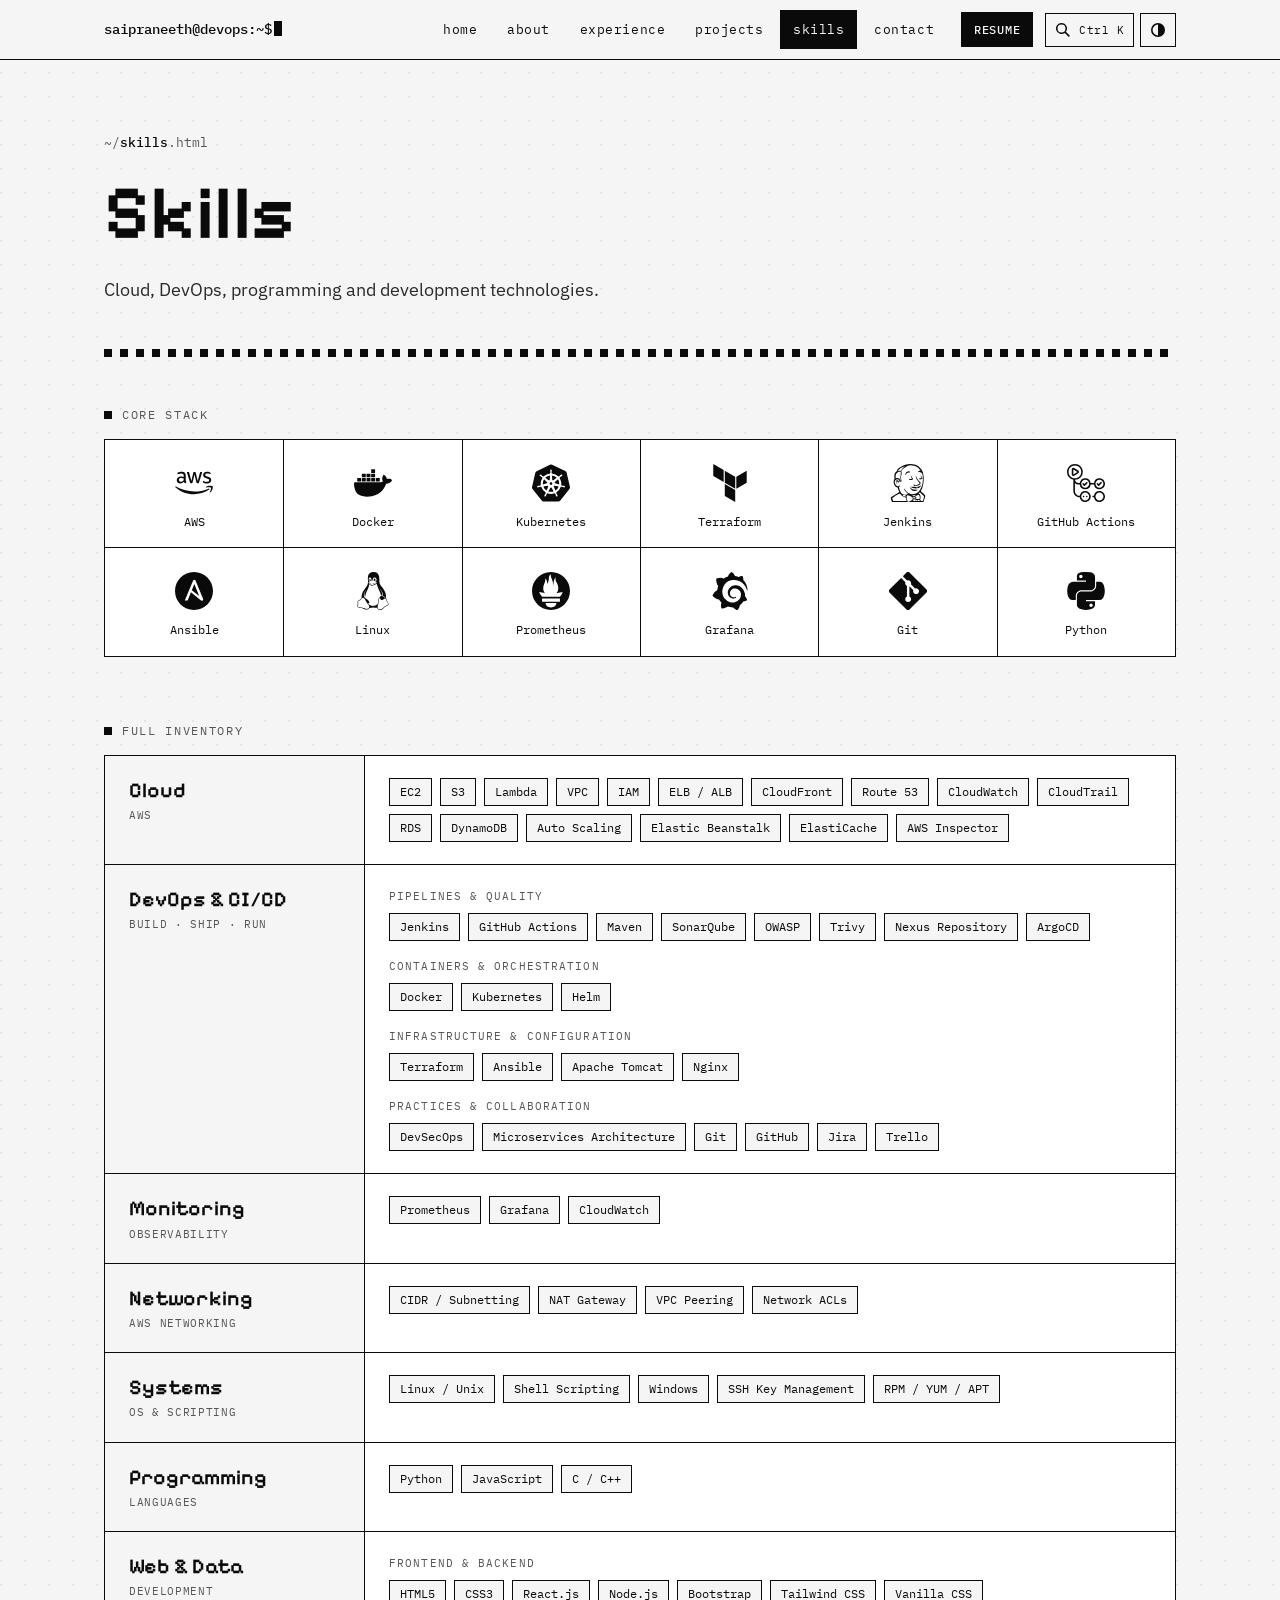
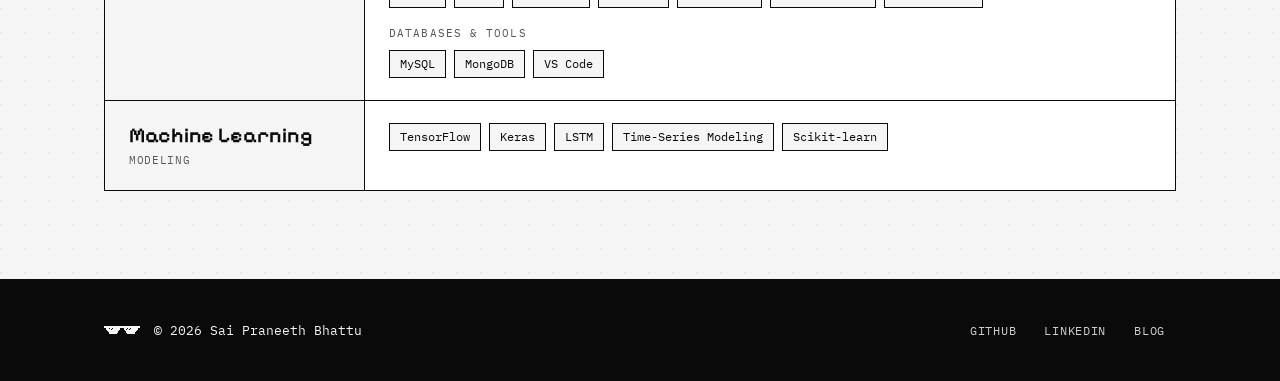
<file: skills.html>
<!DOCTYPE html>
<html lang="en">
<head>
<meta charset="UTF-8">
<meta name="viewport" content="width=device-width, initial-scale=1">
<title>Skills | Sai Praneeth Bhattu</title>
<meta name="description" content="Cloud, DevOps, programming and development technologies used by Sai Praneeth Bhattu.">
<meta name="theme-color" content="#0a0a0a">
<script>try{var t=localStorage.getItem("theme");if(t==="dark"||t==="light")document.documentElement.setAttribute("data-theme",t)}catch(e){}</script>
<link rel="canonical" href="https://saipraneethbhattu.me/skills.html">
<meta property="og:title" content="Skills | Sai Praneeth Bhattu">
<meta property="og:description" content="Cloud, DevOps, programming and development technologies used by Sai Praneeth Bhattu.">
<meta property="og:type" content="website">
<meta property="og:url" content="https://saipraneethbhattu.me/skills.html">
<meta property="og:site_name" content="Sai Praneeth Bhattu">
<meta property="og:image" content="https://saipraneethbhattu.me/assets/img/og.png">
<meta property="og:image:width" content="1200">
<meta property="og:image:height" content="630">
<meta property="og:image:alt" content="Sai Praneeth Bhattu - DevOps & Cloud Engineer portfolio">
<meta name="twitter:card" content="summary_large_image">
<meta name="twitter:image" content="https://saipraneethbhattu.me/assets/img/og.png">
<link rel="icon" href="favicon.svg" type="image/svg+xml">
<link rel="icon" href="favicon.ico" sizes="any">
<link rel="apple-touch-icon" href="apple-touch-icon.png">
<link rel="preload" href="assets/fonts/pixelify-sans-latin-600-normal.woff2" as="font" type="font/woff2" crossorigin>
<link rel="stylesheet" href="assets/css/style.css">
</head>
<body>
<a class="skip" href="#main">Skip to content</a>
<header class="nav">
  <div class="wrap">
    <a class="brand" href="index.html" aria-label="Sai Praneeth Bhattu - home">
<span class="who">saipraneeth@devops:~$<i class="caret"></i></span>
    </a>
    <button class="nav-toggle" id="navToggle" aria-expanded="false" aria-controls="navLinks"><span class="bars"><i></i></span><span class="t">MENU</span></button>
    <nav class="nav-links" id="navLinks" aria-label="Primary">
      <a class="nav-link" href="index.html">home</a><a class="nav-link" href="about.html">about</a><a class="nav-link" href="experience.html">experience</a><a class="nav-link" href="projects.html">projects</a><a class="nav-link" href="skills.html" aria-current="page">skills</a><a class="nav-link" href="contact.html">contact</a>
      <a class="btn btn--solid btn--sm" href="Sai%20Praneeth%20Resume.pdf" target="_blank" rel="noopener">Resume</a>
      <div class="nav-tools">
        <button type="button" class="icon-btn" id="paletteBtn" aria-label="Open command palette" aria-haspopup="dialog" title="Command palette"><svg viewBox="0 0 16 16" aria-hidden="true"><path d="M6.5 1a5.5 5.5 0 0 1 4.4 8.8l4 4-1.1 1.1-4-4A5.5 5.5 0 1 1 6.5 1zm0 1.5a4 4 0 1 0 0 8 4 4 0 0 0 0-8z"/></svg><span class="lbl">Search</span><span class="kbd-hint">Ctrl K</span></button>
        <button type="button" class="icon-btn" id="themeToggle" aria-label="Switch to dark theme" title="Switch to dark theme"><svg viewBox="0 0 16 16" aria-hidden="true"><circle cx="8" cy="8" r="6.2" fill="none" stroke="currentColor" stroke-width="1.6"/><path d="M8 1.8a6.2 6.2 0 0 1 0 12.4z"/></svg><span class="lbl">Theme</span></button>
      </div>
    </nav>
  </div>
</header>
<main id="main">
<section class="page-head">
  <div class="wrap">
    <p class="crumb">~/<b>skills</b>.html</p>
    <h1>Skills</h1>
    <p class="lede">Cloud, DevOps, programming and development technologies.</p>
    <hr class="rule">
  </div>
</section>
<section class="section" style="padding-top:0"><div class="wrap">
<p class="label">core stack</p>
<div class="stack">
<div class="tile"><svg viewBox="0 0 128 128" aria-hidden="true" ><path d="M108.59 26.148c-1.852 0-3.622.211-5.305.715-1.684.504-3.117 1.223-4.379 2.188a10.829 10.829 0 0 0-3.031 3.453c-.757 1.348-1.137 2.906-1.137 4.676 0 2.187.716 4.25 2.106 6.105 1.386 1.895 3.66 3.324 6.734 4.293l6.106 1.895c2.062.675 3.496 1.391 4.254 2.191.757.801 1.136 1.765 1.136 2.945 0 1.726-.758 3.074-2.191 4-1.43.925-3.492 1.391-6.145 1.391-1.687 0-3.328-.168-5.011-.504a23.102 23.102 0 0 1-4.633-1.476c-.421-.168-.801-.336-1.051-.418a2.357 2.357 0 0 0-.758-.13c-.634 0-.969.423-.969 1.305v2.149a2.919 2.919 0 0 0 .254 1.18c.168.38.629.8 1.305 1.18 1.094.628 2.734 1.179 4.84 1.683 2.105.504 4.297.758 6.484.758 2.15 0 4.129-.297 6.024-.883 1.808-.551 3.367-1.309 4.672-2.36 1.304-1.01 2.316-2.273 3.074-3.707.714-1.429 1.094-3.07 1.094-4.882 0-2.188-.633-4.168-1.938-5.895-1.304-1.727-3.491-3.074-6.523-4.043l-5.98-1.895c-2.23-.713-3.79-1.516-4.634-2.316-.84-.797-1.261-1.808-1.261-2.988 0-1.726.671-2.95 1.98-3.746 1.305-.801 3.199-1.18 5.598-1.18 2.988 0 5.683.547 8.086 1.64.714.337 1.261.508 1.597.508.633 0 .969-.463.969-1.347v-1.98c0-.59-.125-1.051-.379-1.391-.25-.378-.672-.715-1.262-1.051-.422-.254-1.011-.504-1.77-.758a32.528 32.528 0 0 0-2.398-.676c-.886-.168-1.769-.336-2.738-.46a21.347 21.347 0 0 0-2.82-.169zm-86.822.082c-2.316 0-4.508.254-6.57.801-2.063.505-3.831 1.137-5.303 1.895-.59.297-.97.59-1.18.883-.211.296-.293.8-.293 1.476v2.063c0 .882.293 1.304.883 1.304.168 0 .378-.043.674-.125.293-.086.796-.254 1.472-.547a33.416 33.416 0 0 1 4.547-1.433A19.176 19.176 0 0 1 20.547 32c3.242 0 5.513.633 6.863 1.938 1.304 1.303 1.98 3.534 1.98 6.734v3.074c-1.683-.379-3.283-.715-4.843-.926-1.558-.21-3.031-.336-4.461-.336-4.34 0-7.75 1.094-10.316 3.286-2.571 2.187-3.832 5.093-3.832 8.671 0 3.368 1.05 6.063 3.113 8.086 2.066 2.02 4.887 3.032 8.422 3.032 4.97 0 9.097-1.938 12.379-5.813a34.153 34.153 0 0 0 1.304 2.484 13.28 13.28 0 0 0 1.516 1.98c.422.38.844.59 1.266.59.334 0 .714-.128 1.093-.378l2.653-1.77c.546-.42.8-.843.8-1.261a1.86 1.86 0 0 0-.293-.97 22.469 22.469 0 0 1-1.347-3.03c-.297-.925-.465-2.19-.465-3.75h-.086V40c0-4.633-1.176-8.086-3.492-10.36-2.36-2.273-6.025-3.41-11.033-3.41zm19.58 1.012c-.676 0-1.012.379-1.012 1.051 0 .297.129.844.379 1.687l9.894 32.547c.254.8.547 1.387.887 1.641.336.297.84.422 1.598.422h3.62c.759 0 1.347-.125 1.684-.422.34-.293.591-.84.801-1.684l6.485-27.117 6.527 27.16c.168.84.46 1.387.8 1.684.337.292.883.422 1.684.422h3.621c.715 0 1.262-.167 1.598-.422.34-.253.633-.8.887-1.64L90.949 30.02c.168-.46.25-.797.293-1.051.043-.254.086-.466.086-.676 0-.715-.379-1.05-1.055-1.05H86.36c-.757 0-1.308.166-1.644.421-.293.25-.59.8-.84 1.64L76.59 57.517l-6.653-28.211c-.166-.8-.464-1.39-.8-1.64-.336-.298-.884-.423-1.684-.423h-3.367c-.758 0-1.348.167-1.688.422-.335.25-.588.8-.796 1.64l-6.57 27.876-7.075-27.875c-.25-.8-.504-1.39-.84-1.64-.297-.298-.844-.423-1.644-.423h-4.125zM21.64 47.496a31.816 31.816 0 0 1 3.96.25 34.401 34.401 0 0 1 3.872.719v1.765c0 1.435-.168 2.653-.422 3.665-.25 1.01-.758 1.895-1.43 2.695-1.137 1.262-2.484 2.187-4 2.695-1.516.504-2.949.758-4.336.758-1.937 0-3.41-.508-4.422-1.559-1.054-1.01-1.558-2.484-1.558-4.464 0-2.106.675-3.704 2.062-4.84 1.391-1.137 3.454-1.684 6.274-1.684zM118 73.348c-4.432.063-9.664 1.052-13.621 3.832-1.223.883-1.012 2.062.336 1.894 4.508-.547 14.44-1.726 16.21.547 1.77 2.23-1.976 11.62-3.663 15.79-.504 1.26.59 1.769 1.726.8 7.41-6.231 9.348-19.242 7.832-21.137-.757-.925-4.388-1.79-8.82-1.726zM1.63 75.859c-.926.116-1.347 1.236-.368 2.121 16.508 14.902 38.359 23.872 62.613 23.872 17.305 0 37.43-5.43 51.281-15.66 2.273-1.689.298-4.254-2.02-3.204-15.533 6.57-32.421 9.77-47.788 9.77-22.778 0-44.8-6.273-62.653-16.633-.39-.231-.755-.304-1.064-.266z"/></svg><span>AWS</span></div>
<div class="tile"><svg viewBox="0 0 24 24" aria-hidden="true" ><path d="M13.983 11.078h2.119a.186.186 0 00.186-.185V9.006a.186.186 0 00-.186-.186h-2.119a.185.185 0 00-.185.185v1.888c0 .102.083.185.185.185m-2.954-5.43h2.118a.186.186 0 00.186-.186V3.574a.186.186 0 00-.186-.185h-2.118a.185.185 0 00-.185.185v1.888c0 .102.082.185.185.185m0 2.716h2.118a.187.187 0 00.186-.186V6.29a.186.186 0 00-.186-.185h-2.118a.185.185 0 00-.185.185v1.887c0 .102.082.185.185.186m-2.93 0h2.12a.186.186 0 00.184-.186V6.29a.185.185 0 00-.185-.185H8.1a.185.185 0 00-.185.185v1.887c0 .102.083.185.185.186m-2.964 0h2.119a.186.186 0 00.185-.186V6.29a.185.185 0 00-.185-.185H5.136a.186.186 0 00-.186.185v1.887c0 .102.084.185.186.186m5.893 2.715h2.118a.186.186 0 00.186-.185V9.006a.186.186 0 00-.186-.186h-2.118a.185.185 0 00-.185.185v1.888c0 .102.082.185.185.185m-2.93 0h2.12a.185.185 0 00.184-.185V9.006a.185.185 0 00-.184-.186h-2.12a.185.185 0 00-.184.185v1.888c0 .102.083.185.185.185m-2.964 0h2.119a.185.185 0 00.185-.185V9.006a.185.185 0 00-.184-.186h-2.12a.186.186 0 00-.186.186v1.887c0 .102.084.185.186.185m-2.92 0h2.12a.185.185 0 00.184-.185V9.006a.185.185 0 00-.184-.186h-2.12a.185.185 0 00-.184.185v1.888c0 .102.082.185.185.185M23.763 9.89c-.065-.051-.672-.51-1.954-.51-.338.001-.676.03-1.01.087-.248-1.7-1.653-2.53-1.716-2.566l-.344-.199-.226.327c-.284.438-.49.922-.612 1.43-.23.97-.09 1.882.403 2.661-.595.332-1.55.413-1.744.42H.751a.751.751 0 00-.75.748 11.376 11.376 0 00.692 4.062c.545 1.428 1.355 2.48 2.41 3.124 1.18.723 3.1 1.137 5.275 1.137.983.003 1.963-.086 2.93-.266a12.248 12.248 0 003.823-1.389c.98-.567 1.86-1.288 2.61-2.136 1.252-1.418 1.998-2.997 2.553-4.4h.221c1.372 0 2.215-.549 2.68-1.009.309-.293.55-.65.707-1.046l.098-.288Z"/></svg><span>Docker</span></div>
<div class="tile"><svg viewBox="0 0 24 24" aria-hidden="true" ><path d="M10.204 14.35l.007.01-.999 2.413a5.171 5.171 0 0 1-2.075-2.597l2.578-.437.004.005a.44.44 0 0 1 .484.606zm-.833-2.129a.44.44 0 0 0 .173-.756l.002-.011L7.585 9.7a5.143 5.143 0 0 0-.73 3.255l2.514-.725.002-.009zm1.145-1.98a.44.44 0 0 0 .699-.337l.01-.005.15-2.62a5.144 5.144 0 0 0-3.01 1.442l2.147 1.523.004-.002zm.76 2.75l.723.349.722-.347.18-.78-.5-.623h-.804l-.5.623.179.779zm1.5-3.095a.44.44 0 0 0 .7.336l.008.003 2.134-1.513a5.188 5.188 0 0 0-2.992-1.442l.148 2.615.002.001zm10.876 5.97l-5.773 7.181a1.6 1.6 0 0 1-1.248.594l-9.261.003a1.6 1.6 0 0 1-1.247-.596l-5.776-7.18a1.583 1.583 0 0 1-.307-1.34L2.1 5.573c.108-.47.425-.864.863-1.073L11.305.513a1.606 1.606 0 0 1 1.385 0l8.345 3.985c.438.209.755.604.863 1.073l2.062 8.955c.108.47-.005.963-.308 1.34zm-3.289-2.057c-.042-.01-.103-.026-.145-.034-.174-.033-.315-.025-.479-.038-.35-.037-.638-.067-.895-.148-.105-.04-.18-.165-.216-.216l-.201-.059a6.45 6.45 0 0 0-.105-2.332 6.465 6.465 0 0 0-.936-2.163c.052-.047.15-.133.177-.159.008-.09.001-.183.094-.282.197-.185.444-.338.743-.522.142-.084.273-.137.415-.242.032-.024.076-.062.11-.089.24-.191.295-.52.123-.736-.172-.216-.506-.236-.745-.045-.034.027-.08.062-.111.088-.134.116-.217.23-.33.35-.246.25-.45.458-.673.609-.097.056-.239.037-.303.033l-.19.135a6.545 6.545 0 0 0-4.146-2.003l-.012-.223c-.065-.062-.143-.115-.163-.25-.022-.268.015-.557.057-.905.023-.163.061-.298.068-.475.001-.04-.001-.099-.001-.142 0-.306-.224-.555-.5-.555-.275 0-.499.249-.499.555l.001.014c0 .041-.002.092 0 .128.006.177.044.312.067.475.042.348.078.637.056.906a.545.545 0 0 1-.162.258l-.012.211a6.424 6.424 0 0 0-4.166 2.003 8.373 8.373 0 0 1-.18-.128c-.09.012-.18.04-.297-.029-.223-.15-.427-.358-.673-.608-.113-.12-.195-.234-.329-.349-.03-.026-.077-.062-.111-.088a.594.594 0 0 0-.348-.132.481.481 0 0 0-.398.176c-.172.216-.117.546.123.737l.007.005.104.083c.142.105.272.159.414.242.299.185.546.338.743.522.076.082.09.226.1.288l.16.143a6.462 6.462 0 0 0-1.02 4.506l-.208.06c-.055.072-.133.184-.215.217-.257.081-.546.11-.895.147-.164.014-.305.006-.48.039-.037.007-.09.02-.133.03l-.004.002-.007.002c-.295.071-.484.342-.423.608.061.267.349.429.645.365l.007-.001.01-.003.129-.029c.17-.046.294-.113.448-.172.33-.118.604-.217.87-.256.112-.009.23.069.288.101l.217-.037a6.5 6.5 0 0 0 2.88 3.596l-.09.218c.033.084.069.199.044.282-.097.252-.263.517-.452.813-.091.136-.185.242-.268.399-.02.037-.045.095-.064.134-.128.275-.034.591.213.71.248.12.556-.007.69-.282v-.002c.02-.039.046-.09.062-.127.07-.162.094-.301.144-.458.132-.332.205-.68.387-.897.05-.06.13-.082.215-.105l.113-.205a6.453 6.453 0 0 0 4.609.012l.106.192c.086.028.18.042.256.155.136.232.229.507.342.84.05.156.074.295.145.457.016.037.043.09.062.129.133.276.442.402.69.282.247-.118.341-.435.213-.71-.02-.039-.045-.096-.065-.134-.083-.156-.177-.261-.268-.398-.19-.296-.346-.541-.443-.793-.04-.13.007-.21.038-.294-.018-.022-.059-.144-.083-.202a6.499 6.499 0 0 0 2.88-3.622c.064.01.176.03.213.038.075-.05.144-.114.28-.104.266.039.54.138.87.256.154.06.277.128.448.173.036.01.088.019.13.028l.009.003.007.001c.297.064.584-.098.645-.365.06-.266-.128-.537-.423-.608zM16.4 9.701l-1.95 1.746v.005a.44.44 0 0 0 .173.757l.003.01 2.526.728a5.199 5.199 0 0 0-.108-1.674A5.208 5.208 0 0 0 16.4 9.7zm-4.013 5.325a.437.437 0 0 0-.404-.232.44.44 0 0 0-.372.233h-.002l-1.268 2.292a5.164 5.164 0 0 0 3.326.003l-1.27-2.296h-.01zm1.888-1.293a.44.44 0 0 0-.27.036.44.44 0 0 0-.214.572l-.003.004 1.01 2.438a5.15 5.15 0 0 0 2.081-2.615l-2.6-.44-.004.005z"/></svg><span>Kubernetes</span></div>
<div class="tile"><svg viewBox="0 0 24 24" aria-hidden="true" ><path d="M1.44 0v7.575l6.561 3.79V3.787zm21.12 4.227l-6.561 3.791v7.574l6.56-3.787zM8.72 4.23v7.575l6.561 3.787V8.018zm0 8.405v7.575L15.28 24v-7.578z"/></svg><span>Terraform</span></div>
<div class="tile"><svg viewBox="0 0 24 24" aria-hidden="true" ><path d="M2.872 24h-.975a3.866 3.866 0 01-.07-.197c-.215-.666-.594-1.49-.692-2.154-.146-.984.78-1.039 1.374-1.465.915-.66 1.635-1.025 2.627-1.62.295-.179 1.182-.624 1.281-.829.201-.408-.345-.982-.49-1.3-.225-.507-.345-.937-.376-1.435-.824-.13-1.455-.627-1.844-1.185-.63-.925-1.066-2.635-.525-3.936.045-.103.254-.305.285-.463.06-.308-.105-.72-.12-1.048-.06-1.692.284-3.15 1.425-3.66.463-1.84 2.113-2.453 3.673-3.367.58-.342 1.224-.562 1.89-.807 2.372-.877 6.027-.712 7.994.783.836.633 2.176 1.97 2.656 2.939 1.262 2.555 1.17 6.825.287 9.934-.12.421-.29 1.032-.533 1.533-.168.35-.689 1.05-.625 1.36.064.314 1.19 1.17 1.432 1.395.434.422 1.26.975 1.324 1.5.07.557-.248 1.336-.41 1.875-.217.721-.436 1.441-.654 2.131H2.87zm11.104-3.54c-.545-.3-1.361-.622-2.065-.757-.87-.164-.78 1.188-.75 1.994.03.643.36 1.316.51 1.744.076.197.09.41.256.449.3.068 1.29-.326 1.575-.479.6-.328 1.064-.844 1.574-1.189.016-.17.016-.34.03-.508a2.648 2.648 0 00-1.095-.277c.314-.15.75-.15 1.035-.332l.016-.193c-.496-.03-.69-.254-1.021-.436zm7.454 2.935a17.78 17.78 0 00.465-1.752c.06-.287.215-.918.178-1.176-.059-.459-.684-.799-1.004-1.086-.584-.525-.95-.975-1.56-1.469-.249.375-.78.615-.983.914 1.447-.689 1.71 2.625 1.141 3.69.09.329.391.45.514.735l-.086.166h1.29c.013 0 .03 0 .044.014zm-6.634-.012c-.05-.074-.1-.135-.15-.209l-.301.195h.45zm2.77 0c.008-.209.018-.404.03-.598-.53.029-.825-.48-1.196-.527-.324-.045-.6.361-1.02.195-.095.105-.183.227-.284.316.154.18.295.375.424.584h.815c.014-.164.135-.285.3-.285.165 0 .284.121.284.27h.66zm2.116 0c-.314-.479-.947-.898-1.68-.555l-.03.541h1.71zm-8.51 0l-.104-.344c-.225-.72-.36-1.26-.405-1.68-.914-.436-1.875-.87-2.654-1.426-.15-.105-1.109-1.35-1.23-1.305-1.739.676-3.359 1.86-4.814 2.984.256.557.48 1.141.69 1.74h8.505zm8.265-2.113c-.029-.512-.164-1.56-.48-1.74-.66-.39-1.846.78-2.34.943.045.15.135.271.15.48.285-.074.645-.029.898.092-.299.03-.629.03-.824.164-.074.195.016.48-.029.764.69.197 1.5.303 2.385.332.164-.227.225-.645.211-1.082zm-4.08-.36c-.044.375.046.51.12.943 1.26.391 1.034-1.74-.135-.959zM8.76 19.5c-.45.457 1.27 1.082 1.814 1.115 0-.29.165-.564.135-.77-.65-.118-1.502-.042-1.945-.347zm5.565.215c0 .043-.061.03-.068.064.58.451 1.014.545 1.802.51.354-.262.67-.563 1.043-.807-.855.074-1.931.607-2.774.23zm3.42-17.726c-1.606-.906-4.35-1.591-6.076-.731-1.38.692-3.27 1.84-3.899 3.292.6 1.402-.166 2.686-.226 4.109-.018.757.36 1.42.391 2.242-.2.338-.825.38-1.26.356-.146-.729-.4-1.549-1.155-1.63-1.064-.116-1.845.764-1.89 1.683-.06 1.08.833 2.864 2.085 2.745.488-.046.608-.54 1.139-.54.285.57-.445.75-.523 1.154-.016.105.06.511.104.705.233.944.744 2.16 1.245 2.88.635.9 1.884 1.051 3.229 1.141.24-.525 1.125-.48 1.706-.346-.691-.27-1.336-.945-1.875-1.529-.615-.676-1.23-1.41-1.261-2.28 1.155 1.604 2.1 3 4.2 3.704 1.59.525 3.45-.254 4.664-1.109.51-.359.811-.93 1.17-1.439 1.35-1.936 1.98-4.71 1.846-7.394-.06-1.111-.06-2.221-.436-2.955-.389-.781-1.695-1.471-2.475-.781-.15-.764.63-1.23 1.545-.96-.66-.854-1.336-1.858-2.266-2.384zM13.58 14.896c.615 1.544 2.724 1.363 4.505 1.323-.084.194-.256.435-.465.515-.57.232-2.145.408-2.937-.012-.506-.27-.824-.873-1.102-1.227-.137-.172-.795-.608-.012-.609zm.164-.87c.893.464 2.52.517 3.731.48.066.267.066.593.068.913-1.55.08-3.386-.304-3.794-1.395h-.005zm6.675-.586c-.473.9-1.145 1.897-2.539 1.928-.023-.284-.045-.735 0-.904 1.064-.103 1.727-.646 2.543-1.017zm-.649-.667c-1.02.66-2.154 1.375-3.824 1.21-.351-.31-.485-1-.14-1.458.181.313.06.885.57.97.944.165 2.038-.579 2.73-.84.42-.713-.046-.976-.42-1.433-.782-.93-1.83-2.1-1.802-3.51.314-.224.346.346.391.45.404.96 1.424 2.175 2.174 3 .18.21.48.39.51.524.092.39-.254.854-.209 1.11zm-13.439-.675c-.314-.184-.393-.99-.768-1.01-.535-.03-.438 1.05-.436 1.68-.37-.33-.435-1.365-.164-1.89-.308-.15-.445.164-.618.284.22-1.59 2.34-.734 1.99.96zM4.713 5.995c-.685.756-.54 2.174-.459 3.188 1.244-.785 2.898.06 2.883 1.394.595-.016.223-.744.115-1.215-.353-1.528.592-3.187.041-4.59-1.064.084-1.939.52-2.578 1.215zm9.12 1.113c.307.562.404 1.148.84 1.57.195.19.574.424.387.95-.045.121-.365.391-.551.45-.674.195-2.254.03-1.721-.81.563.015 1.314.36 1.732-.045-.314-.524-.885-1.53-.674-2.13zm6.198-.013h.068c.33.668.6 1.375 1.004 1.965-.27.628-2.053 1.19-2.023.057.39-.17 1.05-.035 1.395-.25-.193-.556-.48-1.006-.434-1.771zm-6.927-1.617c-1.422-.33-2.131.592-2.56 1.553-.384-.094-.231-.615-.135-.883.255-.701 1.28-1.633 2.119-1.506.359.057.848.386.576.834zM9.642 1.593c-1.56.44-3.56 1.574-4.2 2.974.495-.07.84-.321 1.33-.351.186-.016.428.074.641.015.424-.104.78-1.065 1.102-1.41.31-.345.685-.496.94-.81.167-.09.409-.074.42-.33-.073-.075-.15-.135-.232-.105v.017z"/></svg><span>Jenkins</span></div>
<div class="tile"><svg viewBox="0 0 24 24" aria-hidden="true" ><path d="M10.984 13.836a.5.5 0 0 1-.353-.146l-.745-.743a.5.5 0 1 1 .706-.708l.392.391 1.181-1.18a.5.5 0 0 1 .708.707l-1.535 1.533a.504.504 0 0 1-.354.146zm9.353-.147l1.534-1.532a.5.5 0 0 0-.707-.707l-1.181 1.18-.392-.391a.5.5 0 1 0-.706.708l.746.743a.497.497 0 0 0 .706-.001zM4.527 7.452l2.557-1.585A1 1 0 0 0 7.09 4.17L4.533 2.56A1 1 0 0 0 3 3.406v3.196a1.001 1.001 0 0 0 1.527.85zm2.03-2.436L4 6.602V3.406l2.557 1.61zM24 12.5c0 1.93-1.57 3.5-3.5 3.5a3.503 3.503 0 0 1-3.46-3h-2.08a3.503 3.503 0 0 1-3.46 3 3.502 3.502 0 0 1-3.46-3h-.558c-.972 0-1.85-.399-2.482-1.042V17c0 1.654 1.346 3 3 3h.04c.244-1.693 1.7-3 3.46-3 1.93 0 3.5 1.57 3.5 3.5S13.43 24 11.5 24a3.502 3.502 0 0 1-3.46-3H8c-2.206 0-4-1.794-4-4V9.899A5.008 5.008 0 0 1 0 5c0-2.757 2.243-5 5-5s5 2.243 5 5a5.005 5.005 0 0 1-4.952 4.998A2.482 2.482 0 0 0 7.482 12h.558c.244-1.693 1.7-3 3.46-3a3.502 3.502 0 0 1 3.46 3h2.08a3.503 3.503 0 0 1 3.46-3c1.93 0 3.5 1.57 3.5 3.5zm-15 8c0 1.378 1.122 2.5 2.5 2.5s2.5-1.122 2.5-2.5-1.122-2.5-2.5-2.5S9 19.122 9 20.5zM5 9c2.206 0 4-1.794 4-4S7.206 1 5 1 1 2.794 1 5s1.794 4 4 4zm9 3.5c0-1.378-1.122-2.5-2.5-2.5S9 11.122 9 12.5s1.122 2.5 2.5 2.5 2.5-1.122 2.5-2.5zm9 0c0-1.378-1.122-2.5-2.5-2.5S18 11.122 18 12.5s1.122 2.5 2.5 2.5 2.5-1.122 2.5-2.5zm-13 8a.5.5 0 1 0 1 0 .5.5 0 0 0-1 0zm2 0a.5.5 0 1 0 1 0 .5.5 0 0 0-1 0zm12 0c0 1.93-1.57 3.5-3.5 3.5a3.503 3.503 0 0 1-3.46-3.002c-.007.001-.013.005-.021.005l-.506.017h-.017a.5.5 0 0 1-.016-.999l.506-.017c.018-.002.035.006.052.007A3.503 3.503 0 0 1 20.5 17c1.93 0 3.5 1.57 3.5 3.5zm-1 0c0-1.378-1.122-2.5-2.5-2.5S18 19.122 18 20.5s1.122 2.5 2.5 2.5 2.5-1.122 2.5-2.5z"/></svg><span>GitHub Actions</span></div>
<div class="tile"><svg viewBox="0 0 24 24" aria-hidden="true" ><path d="M10.617 11.473l4.686 3.695-3.102-7.662zM12 0C5.371 0 0 5.371 0 12s5.371 12 12 12 12-5.371 12-12S18.629 0 12 0zm5.797 17.305c-.011.471-.403.842-.875.83-.236 0-.416-.09-.664-.293l-6.19-5-2.079 5.203H6.191L11.438 5.44c.124-.314.427-.52.764-.506.326-.014.63.189.742.506l4.774 11.494c.045.111.08.234.08.348-.001.009-.001.009-.001.023z"/></svg><span>Ansible</span></div>
<div class="tile"><svg viewBox="0 0 24 24" aria-hidden="true" ><path d="M12.504 0c-.155 0-.315.008-.48.021-4.226.333-3.105 4.807-3.17 6.298-.076 1.092-.3 1.953-1.05 3.02-.885 1.051-2.127 2.75-2.716 4.521-.278.832-.41 1.684-.287 2.489a.424.424 0 00-.11.135c-.26.268-.45.6-.663.839-.199.199-.485.267-.797.4-.313.136-.658.269-.864.68-.09.189-.136.394-.132.602 0 .199.027.4.055.536.058.399.116.728.04.97-.249.68-.28 1.145-.106 1.484.174.334.535.47.94.601.81.2 1.91.135 2.774.6.926.466 1.866.67 2.616.47.526-.116.97-.464 1.208-.946.587-.003 1.23-.269 2.26-.334.699-.058 1.574.267 2.577.2.025.134.063.198.114.333l.003.003c.391.778 1.113 1.132 1.884 1.071.771-.06 1.592-.536 2.257-1.306.631-.765 1.683-1.084 2.378-1.503.348-.199.629-.469.649-.853.023-.4-.2-.811-.714-1.376v-.097l-.003-.003c-.17-.2-.25-.535-.338-.926-.085-.401-.182-.786-.492-1.046h-.003c-.059-.054-.123-.067-.188-.135a.357.357 0 00-.19-.064c.431-1.278.264-2.55-.173-3.694-.533-1.41-1.465-2.638-2.175-3.483-.796-1.005-1.576-1.957-1.56-3.368.026-2.152.236-6.133-3.544-6.139zm.529 3.405h.013c.213 0 .396.062.584.198.19.135.33.332.438.533.105.259.158.459.166.724 0-.02.006-.04.006-.06v.105a.086.086 0 01-.004-.021l-.004-.024a1.807 1.807 0 01-.15.706.953.953 0 01-.213.335.71.71 0 00-.088-.042c-.104-.045-.198-.064-.284-.133a1.312 1.312 0 00-.22-.066c.05-.06.146-.133.183-.198.053-.128.082-.264.088-.402v-.02a1.21 1.21 0 00-.061-.4c-.045-.134-.101-.2-.183-.333-.084-.066-.167-.132-.267-.132h-.016c-.093 0-.176.03-.262.132a.8.8 0 00-.205.334 1.18 1.18 0 00-.09.4v.019c.002.089.008.179.02.267-.193-.067-.438-.135-.607-.202a1.635 1.635 0 01-.018-.2v-.02a1.772 1.772 0 01.15-.768c.082-.22.232-.406.43-.533a.985.985 0 01.594-.2zm-2.962.059h.036c.142 0 .27.048.399.135.146.129.264.288.344.465.09.199.14.4.153.667v.004c.007.134.006.2-.002.266v.08c-.03.007-.056.018-.083.024-.152.055-.274.135-.393.2.012-.09.013-.18.003-.267v-.015c-.012-.133-.04-.2-.082-.333a.613.613 0 00-.166-.267.248.248 0 00-.183-.064h-.021c-.071.006-.13.04-.186.132a.552.552 0 00-.12.27.944.944 0 00-.023.33v.015c.012.135.037.2.08.334.046.134.098.2.166.268.01.009.02.018.034.024-.07.057-.117.07-.176.136a.304.304 0 01-.131.068 2.62 2.62 0 01-.275-.402 1.772 1.772 0 01-.155-.667 1.759 1.759 0 01.08-.668 1.43 1.43 0 01.283-.535c.128-.133.26-.2.418-.2zm1.37 1.706c.332 0 .733.065 1.216.399.293.2.523.269 1.052.468h.003c.255.136.405.266.478.399v-.131a.571.571 0 01.016.47c-.123.31-.516.643-1.063.842v.002c-.268.135-.501.333-.775.465-.276.135-.588.292-1.012.267a1.139 1.139 0 01-.448-.067 3.566 3.566 0 01-.322-.198c-.195-.135-.363-.332-.612-.465v-.005h-.005c-.4-.246-.616-.512-.686-.71-.07-.268-.005-.47.193-.6.224-.135.38-.271.483-.336.104-.074.143-.102.176-.131h.002v-.003c.169-.202.436-.47.839-.601.139-.036.294-.065.466-.065zm2.8 2.142c.358 1.417 1.196 3.475 1.735 4.473.286.534.855 1.659 1.102 3.024.156-.005.33.018.513.064.646-1.671-.546-3.467-1.089-3.966-.22-.2-.232-.335-.123-.335.59.534 1.365 1.572 1.646 2.757.13.535.16 1.104.021 1.67.067.028.135.06.205.067 1.032.534 1.413.938 1.23 1.537v-.043c-.06-.003-.12 0-.18 0h-.016c.151-.467-.182-.825-1.065-1.224-.915-.4-1.646-.336-1.77.465-.008.043-.013.066-.018.135-.068.023-.139.053-.209.064-.43.268-.662.669-.793 1.187-.13.533-.17 1.156-.205 1.869v.003c-.02.334-.17.838-.319 1.35-1.5 1.072-3.58 1.538-5.348.334a2.645 2.645 0 00-.402-.533 1.45 1.45 0 00-.275-.333c.182 0 .338-.03.465-.067a.615.615 0 00.314-.334c.108-.267 0-.697-.345-1.163-.345-.467-.931-.995-1.788-1.521-.63-.4-.986-.87-1.15-1.396-.165-.534-.143-1.085-.015-1.645.245-1.07.873-2.11 1.274-2.763.107-.065.037.135-.408.974-.396.751-1.14 2.497-.122 3.854a8.123 8.123 0 01.647-2.876c.564-1.278 1.743-3.504 1.836-5.268.048.036.217.135.289.202.218.133.38.333.59.465.21.201.477.335.876.335.039.003.075.006.11.006.412 0 .73-.134.997-.268.29-.134.52-.334.74-.4h.005c.467-.135.835-.402 1.044-.7zm2.185 8.958c.037.6.343 1.245.882 1.377.588.134 1.434-.333 1.791-.765l.211-.01c.315-.007.577.01.847.268l.003.003c.208.199.305.53.391.876.085.4.154.78.409 1.066.486.527.645.906.636 1.14l.003-.007v.018l-.003-.012c-.015.262-.185.396-.498.595-.63.401-1.746.712-2.457 1.57-.618.737-1.37 1.14-2.036 1.191-.664.053-1.237-.2-1.574-.898l-.005-.003c-.21-.4-.12-1.025.056-1.69.176-.668.428-1.344.463-1.897.037-.714.076-1.335.195-1.814.12-.465.308-.797.641-.984l.045-.022zm-10.814.049h.01c.053 0 .105.005.157.014.376.055.706.333 1.023.752l.91 1.664.003.003c.243.533.754 1.064 1.189 1.637.434.598.77 1.131.729 1.57v.006c-.057.744-.48 1.148-1.125 1.294-.645.135-1.52.002-2.395-.464-.968-.536-2.118-.469-2.857-.602-.369-.066-.61-.2-.723-.4-.11-.2-.113-.602.123-1.23v-.004l.002-.003c.117-.334.03-.752-.027-1.118-.055-.401-.083-.71.043-.94.16-.334.396-.4.69-.533.294-.135.64-.202.915-.47h.002v-.002c.256-.268.445-.601.668-.838.19-.201.38-.336.663-.336zm7.159-9.074c-.435.201-.945.535-1.488.535-.542 0-.97-.267-1.28-.466-.154-.134-.28-.268-.373-.335-.164-.134-.144-.333-.074-.333.109.016.129.134.199.2.096.066.215.2.36.333.292.2.68.467 1.167.467.485 0 1.053-.267 1.398-.466.195-.135.445-.334.648-.467.156-.136.149-.267.279-.267.128.016.034.134-.147.332a8.097 8.097 0 01-.69.468zm-1.082-1.583V5.64c-.006-.02.013-.042.029-.05.074-.043.18-.027.26.004.063 0 .16.067.15.135-.006.049-.085.066-.135.066-.055 0-.092-.043-.141-.068-.052-.018-.146-.008-.163-.065zm-.551 0c-.02.058-.113.049-.166.066-.047.025-.086.068-.14.068-.05 0-.13-.02-.136-.068-.01-.066.088-.133.15-.133.08-.031.184-.047.259-.005.019.009.036.03.03.05v.02h.003z"/></svg><span>Linux</span></div>
<div class="tile"><svg viewBox="0 0 24 24" aria-hidden="true" ><path d="M12 0C5.373 0 0 5.372 0 12c0 6.627 5.373 12 12 12s12-5.373 12-12c0-6.628-5.373-12-12-12zm0 22.46c-1.885 0-3.414-1.26-3.414-2.814h6.828c0 1.553-1.528 2.813-3.414 2.813zm5.64-3.745H6.36v-2.046h11.28v2.046zm-.04-3.098H6.391c-.037-.043-.075-.086-.111-.13-1.155-1.401-1.427-2.133-1.69-2.879-.005-.025 1.4.287 2.395.511 0 0 .513.119 1.262.255-.72-.843-1.147-1.915-1.147-3.01 0-2.406 1.845-4.508 1.18-6.207.648.053 1.34 1.367 1.387 3.422.689-.951.977-2.69.977-3.755 0-1.103.727-2.385 1.454-2.429-.648 1.069.168 1.984.894 4.256.272.854.237 2.29.447 3.201.07-1.892.395-4.652 1.595-5.605-.529 1.2.079 2.702.494 3.424.671 1.164 1.078 2.047 1.078 3.716a4.642 4.642 0 01-1.11 2.996c.792-.149 1.34-.283 1.34-.283l2.573-.502s-.374 1.538-1.81 3.019z"/></svg><span>Prometheus</span></div>
<div class="tile"><svg viewBox="0 0 24 24" aria-hidden="true" ><path d="M23.02 10.59a8.578 8.578 0 0 0-.862-3.034 8.911 8.911 0 0 0-1.789-2.445c.337-1.342-.413-2.505-.413-2.505-1.292-.08-2.113.4-2.416.62-.052-.02-.102-.044-.154-.064-.22-.089-.446-.172-.677-.247-.231-.073-.47-.14-.711-.197a9.867 9.867 0 0 0-.875-.161C14.557.753 12.94 0 12.94 0c-1.804 1.145-2.147 2.744-2.147 2.744l-.018.093c-.098.029-.2.057-.298.088-.138.042-.275.094-.413.143-.138.055-.275.107-.41.166a8.869 8.869 0 0 0-1.557.87l-.063-.029c-2.497-.955-4.716.195-4.716.195-.203 2.658.996 4.33 1.235 4.636a11.608 11.608 0 0 0-.607 2.635C1.636 12.677.953 15.014.953 15.014c1.926 2.214 4.171 2.351 4.171 2.351.003-.002.006-.002.006-.005.285.509.615.994.986 1.446.156.19.32.371.488.548-.704 2.009.099 3.68.099 3.68 2.144.08 3.553-.937 3.849-1.173a9.784 9.784 0 0 0 3.164.501h.08l.055-.003.107-.002.103-.005.003.002c1.01 1.44 2.788 1.646 2.788 1.646 1.264-1.332 1.337-2.653 1.337-2.94v-.058c0-.02-.003-.039-.003-.06.265-.187.52-.387.758-.6a7.875 7.875 0 0 0 1.415-1.7c1.43.083 2.437-.885 2.437-.885-.236-1.49-1.085-2.216-1.264-2.354l-.018-.013-.016-.013a.217.217 0 0 1-.031-.02c.008-.092.016-.18.02-.27.011-.162.016-.323.016-.48v-.253l-.005-.098-.008-.135a1.891 1.891 0 0 0-.01-.13c-.003-.042-.008-.083-.013-.125l-.016-.124-.018-.122a6.215 6.215 0 0 0-2.032-3.73 6.015 6.015 0 0 0-3.222-1.46 6.292 6.292 0 0 0-.85-.048l-.107.002h-.063l-.044.003-.104.008a4.777 4.777 0 0 0-3.335 1.695c-.332.4-.592.84-.768 1.297a4.594 4.594 0 0 0-.312 1.817l.003.091c.005.055.007.11.013.164a3.615 3.615 0 0 0 .698 1.82 3.53 3.53 0 0 0 1.827 1.282c.33.098.66.14.971.137.039 0 .078 0 .114-.002l.063-.003c.02 0 .041-.003.062-.003.034-.002.065-.007.099-.01.007 0 .018-.003.028-.003l.031-.005.06-.008a1.18 1.18 0 0 0 .112-.02c.036-.008.072-.013.109-.024a2.634 2.634 0 0 0 .914-.415c.028-.02.056-.041.085-.065a.248.248 0 0 0 .039-.35.244.244 0 0 0-.309-.06l-.078.042c-.09.044-.184.083-.283.116a2.476 2.476 0 0 1-.475.096c-.028.003-.054.006-.083.006l-.083.002c-.026 0-.054 0-.08-.002l-.102-.006h-.012l-.024.006c-.016-.003-.031-.003-.044-.006-.031-.002-.06-.007-.091-.01a2.59 2.59 0 0 1-.724-.213 2.557 2.557 0 0 1-.667-.438 2.52 2.52 0 0 1-.805-1.475 2.306 2.306 0 0 1-.029-.444l.006-.122v-.023l.002-.031c.003-.021.003-.04.005-.06a3.163 3.163 0 0 1 1.352-2.29 3.12 3.12 0 0 1 .937-.43 2.946 2.946 0 0 1 .776-.101h.06l.07.002.045.003h.026l.07.005a4.041 4.041 0 0 1 1.635.49 3.94 3.94 0 0 1 1.602 1.662 3.77 3.77 0 0 1 .397 1.414l.005.076.003.075c.002.026.002.05.002.075 0 .024.003.052 0 .07v.065l-.002.073-.008.174a6.195 6.195 0 0 1-.08.639 5.1 5.1 0 0 1-.267.927 5.31 5.31 0 0 1-.624 1.13 5.052 5.052 0 0 1-3.237 2.014 4.82 4.82 0 0 1-.649.066l-.039.003h-.287a6.607 6.607 0 0 1-1.716-.265 6.776 6.776 0 0 1-3.4-2.274 6.75 6.75 0 0 1-.746-1.15 6.616 6.616 0 0 1-.714-2.596l-.005-.083-.002-.02v-.056l-.003-.073v-.096l-.003-.104v-.07l.003-.163c.008-.22.026-.45.054-.678a8.707 8.707 0 0 1 .28-1.355c.128-.444.286-.872.473-1.277a7.04 7.04 0 0 1 1.456-2.1 5.925 5.925 0 0 1 .953-.763c.169-.111.343-.213.524-.306.089-.05.182-.091.273-.135.047-.02.093-.042.138-.062a7.177 7.177 0 0 1 .714-.267l.145-.045c.049-.015.098-.026.148-.041.098-.029.197-.052.296-.076.049-.013.1-.02.15-.033l.15-.032.151-.028.076-.013.075-.01.153-.024c.057-.01.114-.013.171-.023l.169-.021c.036-.003.073-.008.106-.01l.073-.008.036-.003.042-.002c.057-.003.114-.008.171-.01l.086-.006h.023l.037-.003.145-.007a7.999 7.999 0 0 1 1.708.125 7.917 7.917 0 0 1 2.048.68 8.253 8.253 0 0 1 1.672 1.09l.09.077.089.078c.06.052.114.107.171.159.057.052.112.106.166.16.052.055.107.107.159.164a8.671 8.671 0 0 1 1.41 1.978c.012.026.028.052.04.078l.04.078.075.156c.023.051.05.1.07.153l.065.15a8.848 8.848 0 0 1 .45 1.34.19.19 0 0 0 .201.142.186.186 0 0 0 .172-.184c.01-.246.002-.532-.024-.856z"/></svg><span>Grafana</span></div>
<div class="tile"><svg viewBox="0 0 24 24" aria-hidden="true" ><path d="M13.09 23.549a1.54 1.54 0 0 1-2.18 0L.451 13.089a1.54 1.54 0 0 1 0-2.179l7.191-7.19 2.733 2.733a1.85 1.85 0 0 0 .964 2.326v6.66a1.849 1.849 0 1 0 1.54 0V8.957l2.508 2.508a1.85 1.85 0 1 0 1.09-1.09l-2.634-2.634a1.85 1.85 0 0 0-2.378-2.377L8.73 2.63 10.91.451a1.54 1.54 0 0 1 2.179 0l10.459 10.46a1.54 1.54 0 0 1 0 2.179z"/></svg><span>Git</span></div>
<div class="tile"><svg viewBox="0 0 24 24" aria-hidden="true" ><path d="M11.858 0c-.978.005-1.913.088-2.736.234C6.7.662 6.26 1.558 6.26 3.21v2.182h5.725v.727H4.111c-1.664 0-3.121 1-3.577 2.903-.526 2.181-.549 3.542 0 5.82.407 1.694 1.379 2.902 3.043 2.902h1.969v-2.616c0-1.89 1.635-3.557 3.576-3.557h5.72c1.591 0 2.862-1.31 2.862-2.91v-5.45c0-1.553-1.309-2.718-2.863-2.977A18 18 0 0 0 11.858 0M8.762 1.755c.591 0 1.074.491 1.074 1.095 0 .601-.483 1.087-1.074 1.087A1.08 1.08 0 0 1 7.688 2.85c0-.604.48-1.095 1.074-1.095m9.656 4.364v2.543c0 1.971-1.671 3.63-3.577 3.63H9.122c-1.566 0-2.862 1.34-2.862 2.91v5.452c0 1.551 1.349 2.464 2.862 2.91 1.813.532 3.55.628 5.72 0 1.44-.418 2.862-1.258 2.862-2.91V18.47h-5.719v-.727h8.582c1.664 0 2.284-1.16 2.862-2.903.598-1.793.573-3.518 0-5.819-.41-1.656-1.196-2.903-2.862-2.903zm-3.216 13.807a1.08 1.08 0 0 1 1.074 1.088c0 .604-.48 1.094-1.074 1.094-.592 0-1.075-.49-1.075-1.094 0-.601.483-1.088 1.075-1.088"/></svg><span>Python</span></div>
</div>
<p class="label" style="margin-top:64px">full inventory</p>
<dl class="spec" style="margin:0">
<div class="spec-row"><dt>Cloud<small>AWS</small></dt><dd><div class="chips"><span class="chip">EC2</span><span class="chip">S3</span><span class="chip">Lambda</span><span class="chip">VPC</span><span class="chip">IAM</span><span class="chip">ELB / ALB</span><span class="chip">CloudFront</span><span class="chip">Route 53</span><span class="chip">CloudWatch</span><span class="chip">CloudTrail</span><span class="chip">RDS</span><span class="chip">DynamoDB</span><span class="chip">Auto Scaling</span><span class="chip">Elastic Beanstalk</span><span class="chip">ElastiCache</span><span class="chip">AWS Inspector</span></div></dd></div>
<div class="spec-row"><dt>DevOps &amp; CI/CD<small>Build · ship · run</small></dt><dd><p class="sub">Pipelines &amp; quality</p><div class="chips"><span class="chip">Jenkins</span><span class="chip">GitHub Actions</span><span class="chip">Maven</span><span class="chip">SonarQube</span><span class="chip">OWASP</span><span class="chip">Trivy</span><span class="chip">Nexus Repository</span><span class="chip">ArgoCD</span></div><p class="sub">Containers &amp; orchestration</p><div class="chips"><span class="chip">Docker</span><span class="chip">Kubernetes</span><span class="chip">Helm</span></div><p class="sub">Infrastructure &amp; configuration</p><div class="chips"><span class="chip">Terraform</span><span class="chip">Ansible</span><span class="chip">Apache Tomcat</span><span class="chip">Nginx</span></div><p class="sub">Practices &amp; collaboration</p><div class="chips"><span class="chip">DevSecOps</span><span class="chip">Microservices Architecture</span><span class="chip">Git</span><span class="chip">GitHub</span><span class="chip">Jira</span><span class="chip">Trello</span></div></dd></div>
<div class="spec-row"><dt>Monitoring<small>Observability</small></dt><dd><div class="chips"><span class="chip">Prometheus</span><span class="chip">Grafana</span><span class="chip">CloudWatch</span></div></dd></div>
<div class="spec-row"><dt>Networking<small>AWS networking</small></dt><dd><div class="chips"><span class="chip">CIDR / Subnetting</span><span class="chip">NAT Gateway</span><span class="chip">VPC Peering</span><span class="chip">Network ACLs</span></div></dd></div>
<div class="spec-row"><dt>Systems<small>OS &amp; scripting</small></dt><dd><div class="chips"><span class="chip">Linux / Unix</span><span class="chip">Shell Scripting</span><span class="chip">Windows</span><span class="chip">SSH Key Management</span><span class="chip">RPM / YUM / APT</span></div></dd></div>
<div class="spec-row"><dt>Programming<small>Languages</small></dt><dd><div class="chips"><span class="chip">Python</span><span class="chip">JavaScript</span><span class="chip">C / C++</span></div></dd></div>
<div class="spec-row"><dt>Web &amp; Data<small>Development</small></dt><dd><p class="sub">Frontend &amp; backend</p><div class="chips"><span class="chip">HTML5</span><span class="chip">CSS3</span><span class="chip">React.js</span><span class="chip">Node.js</span><span class="chip">Bootstrap</span><span class="chip">Tailwind CSS</span><span class="chip">Vanilla CSS</span></div><p class="sub">Databases &amp; tools</p><div class="chips"><span class="chip">MySQL</span><span class="chip">MongoDB</span><span class="chip">VS Code</span></div></dd></div>
<div class="spec-row"><dt>Machine Learning<small>Modeling</small></dt><dd><div class="chips"><span class="chip">TensorFlow</span><span class="chip">Keras</span><span class="chip">LSTM</span><span class="chip">Time-Series Modeling</span><span class="chip">Scikit-learn</span></div></dd></div>
</dl>
</div></section>
</main>
<footer class="footer">
  <div class="wrap">
    <div class="left"><svg class="glasses " viewBox="0 0 40 9" fill="currentColor" aria-hidden="true" xmlns="http://www.w3.org/2000/svg"><rect x="0" y="0" width="40" height="1"/><rect x="0" y="1" width="40" height="1"/><rect x="2" y="2" width="16" height="1"/><rect x="22" y="2" width="16" height="1"/><rect x="2" y="3" width="16" height="1"/><rect x="22" y="3" width="16" height="1"/><rect x="2" y="4" width="16" height="1"/><rect x="22" y="4" width="16" height="1"/><rect x="3" y="5" width="14" height="1"/><rect x="23" y="5" width="14" height="1"/><rect x="4" y="6" width="12" height="1"/><rect x="24" y="6" width="12" height="1"/><rect x="5" y="7" width="10" height="1"/><rect x="25" y="7" width="10" height="1"/><rect x="6" y="8" width="8" height="1"/><rect x="26" y="8" width="8" height="1"/><rect class="hl glint" x="6" y="2" width="1" height="1"/><rect class="hl glint" x="5" y="3" width="1" height="1"/><rect class="hl glint" x="4" y="4" width="1" height="1"/><rect class="hl glint" x="9" y="2" width="1" height="1"/><rect class="hl glint" x="8" y="3" width="1" height="1"/><rect class="hl glint" x="26" y="2" width="1" height="1"/><rect class="hl glint" x="25" y="3" width="1" height="1"/><rect class="hl glint" x="24" y="4" width="1" height="1"/><rect class="hl glint" x="29" y="2" width="1" height="1"/><rect class="hl glint" x="28" y="3" width="1" height="1"/></svg><span>&copy; <span id="year">2026</span> Sai Praneeth Bhattu</span></div>
    <nav aria-label="Social">
      <a href="https://github.com/Bhattu-Sai-Praneeth" target="_blank" rel="noopener">GitHub</a>
      <a href="https://www.linkedin.com/in/saipraneethbhattu" target="_blank" rel="noopener">LinkedIn</a>
      <a href="https://saipraneethbhattu.hashnode.dev/" target="_blank" rel="noopener">Blog</a>
    </nav>
  </div>
</footer>
<script src="assets/js/main.js"></script>
</body>
</html>
</file>
<file: assets/css/style.css>
/* ==========================================================================
   Sai Praneeth Bhattu — portfolio
   Black & white, retro-computing / pixel-art language.
   ========================================================================== */

@font-face{font-family:"Pixelify Sans";font-weight:400;font-display:swap;src:url("../fonts/pixelify-sans-latin-400-normal.woff2") format("woff2")}
@font-face{font-family:"Pixelify Sans";font-weight:600;font-display:swap;src:url("../fonts/pixelify-sans-latin-600-normal.woff2") format("woff2")}
@font-face{font-family:"Pixelify Sans";font-weight:700;font-display:swap;src:url("../fonts/pixelify-sans-latin-700-normal.woff2") format("woff2")}
@font-face{font-family:"IBM Plex Sans";font-weight:400;font-display:swap;src:url("../fonts/ibm-plex-sans-latin-400-normal.woff2") format("woff2")}
@font-face{font-family:"IBM Plex Sans";font-weight:500;font-display:swap;src:url("../fonts/ibm-plex-sans-latin-500-normal.woff2") format("woff2")}
@font-face{font-family:"IBM Plex Sans";font-weight:600;font-display:swap;src:url("../fonts/ibm-plex-sans-latin-600-normal.woff2") format("woff2")}
@font-face{font-family:"IBM Plex Mono";font-weight:400;font-display:swap;src:url("../fonts/ibm-plex-mono-latin-400-normal.woff2") format("woff2")}
@font-face{font-family:"IBM Plex Mono";font-weight:500;font-display:swap;src:url("../fonts/ibm-plex-mono-latin-500-normal.woff2") format("woff2")}

:root{
  --ink:#0a0a0a;
  --paper:#f5f5f5;
  --white:#ffffff;
  --g1:#e8e8e8;
  --g2:#cfcfcf;
  --g3:#8a8a8a;
  --g4:#555555;
  --g5:#2a2a2a;

  --font-display:"Pixelify Sans","IBM Plex Mono",monospace;
  --font-body:"IBM Plex Sans",system-ui,-apple-system,"Segoe UI",sans-serif;
  --font-mono:"IBM Plex Mono",ui-monospace,SFMono-Regular,Menlo,monospace;

  --radius:0px;           /* squares everywhere; max 4px for form fields */
  --radius-field:2px;
  --nav-h:60px;
  --wrap:1120px;
  --px:4px;               /* the "pixel" unit used for hard shadows */
}

*,*::before,*::after{box-sizing:border-box}
html{scroll-behavior:smooth;-webkit-text-size-adjust:100%}
body{
  margin:0;background:var(--paper);color:var(--ink);
  font-family:var(--font-body);font-size:16px;line-height:1.65;
  -webkit-font-smoothing:antialiased;
  /* faint pixel grid */
  background-image:url("data:image/svg+xml,%3Csvg xmlns='http://www.w3.org/2000/svg' width='24' height='24'%3E%3Crect width='2' height='2' x='0' y='0' fill='%230a0a0a' fill-opacity='.07'/%3E%3C/svg%3E");
  min-height:100vh;display:flex;flex-direction:column;
}
img,svg{display:block;max-width:100%}
a{color:inherit;text-decoration-thickness:1px;text-underline-offset:3px}
a:hover{text-decoration-thickness:2px}
::selection{background:var(--ink);color:var(--paper)}
:focus-visible{outline:2px solid var(--ink);outline-offset:3px}
h1,h2,h3,h4{margin:0;font-family:var(--font-display);font-weight:600;line-height:1.1;letter-spacing:.01em}
p{margin:0 0 1em}
ul{margin:0;padding:0;list-style:none}
.wrap{width:100%;max-width:var(--wrap);margin:0 auto;padding:0 24px}
.sr-only{position:absolute;width:1px;height:1px;overflow:hidden;clip:rect(0 0 0 0);white-space:nowrap}
.skip{position:absolute;left:12px;top:-60px;background:var(--ink);color:var(--paper);padding:8px 14px;font-family:var(--font-mono);font-size:13px;z-index:200}
.skip:focus{top:12px}

/* ------------------------------ buttons ---------------------------------- */
.btn{
  --bg:var(--paper);--fg:var(--ink);
  display:inline-flex;align-items:center;justify-content:center;gap:10px;
  padding:11px 18px;min-height:44px;
  font-family:var(--font-mono);font-size:13px;font-weight:500;letter-spacing:.06em;text-transform:uppercase;
  text-decoration:none;cursor:pointer;
  color:var(--fg);background:var(--bg);
  border:1px solid var(--ink);border-radius:var(--radius);
  transition:transform .12s steps(2),box-shadow .12s steps(2),background .12s,color .12s;
}
.btn:hover{transform:translate(-2px,-2px);box-shadow:var(--px) var(--px) 0 var(--ink);text-decoration:none}
.btn:active{transform:translate(0,0);box-shadow:none}
.btn--solid{--bg:var(--ink);--fg:var(--paper)}
.btn--solid:hover{box-shadow:var(--px) var(--px) 0 var(--g3)}
.btn--ghost{border-color:transparent;background:transparent}
.btn--ghost:hover{border-color:var(--ink)}
.btn--sm{padding:7px 12px;min-height:34px;font-size:12px}
.btn svg{width:15px;height:15px;fill:currentColor;flex:none}
.btn[disabled]{opacity:.55;pointer-events:none}

/* ------------------------------ navigation ------------------------------- */
.nav{position:sticky;top:0;z-index:100;background:var(--paper);border-bottom:1px solid var(--ink);height:var(--nav-h)}
.nav .wrap{height:100%;display:flex;align-items:center;justify-content:space-between;gap:16px}
.brand{display:flex;align-items:center;gap:12px;text-decoration:none;font-family:var(--font-mono);font-size:14px;font-weight:500;white-space:nowrap}
.brand:hover{text-decoration:none}
.brand .glasses{width:34px;height:auto}
.brand .caret{display:inline-block;width:8px;height:15px;background:var(--ink);margin-left:2px;vertical-align:-2px;animation:blink 1.1s steps(1) infinite}
@keyframes blink{50%{opacity:0}}
.nav-links{display:flex;align-items:center;gap:4px}
.nav-links a.nav-link{
  display:block;padding:8px 12px;text-decoration:none;
  font-family:var(--font-mono);font-size:13px;letter-spacing:.04em;
  border:1px solid transparent;transition:background .1s,color .1s;
}
.nav-links a.nav-link:hover{border-color:var(--ink)}
.nav-links a.nav-link[aria-current="page"]{background:var(--ink);color:var(--paper)}
.nav-links .btn{margin-left:10px}
.nav-toggle{display:none;align-items:center;gap:8px;padding:8px 12px;min-height:40px;background:var(--paper);color:var(--ink);border:1px solid var(--ink);font-family:var(--font-mono);font-size:13px;cursor:pointer;border-radius:0}
.nav-toggle .bars{width:16px;height:12px;position:relative;display:block}
.nav-toggle .bars::before,.nav-toggle .bars::after,.nav-toggle .bars i{content:"";position:absolute;left:0;width:100%;height:2px;background:currentColor}
.nav-toggle .bars::before{top:0}.nav-toggle .bars i{top:5px}.nav-toggle .bars::after{bottom:0}

@media (max-width:860px){
  .nav-toggle{display:inline-flex}
  .brand span.who{display:none}
  .nav-links{
    position:absolute;left:0;right:0;top:var(--nav-h);flex-direction:column;align-items:stretch;gap:0;
    background:var(--paper);border-bottom:1px solid var(--ink);padding:8px 24px 20px;
    transform-origin:top;display:none;
  }
  .nav-links.open{display:flex;animation:drop .2s steps(5) both}
  @keyframes drop{from{opacity:0;transform:translateY(-8px)}to{opacity:1;transform:none}}
  .nav-links a.nav-link{padding:14px 4px;border:0;border-bottom:1px dashed var(--g3)}
  .nav-links a.nav-link[aria-current="page"]{padding-left:12px}
  .nav-links .btn{margin:14px 0 0}
}

/* ------------------------------ page transitions ------------------------- */
main{flex:1;animation:pageIn .42s steps(7) both}
body.leaving main{animation:none;opacity:0;transition:opacity .18s steps(4)}
@keyframes pageIn{from{opacity:0;transform:translateY(10px)}to{opacity:1;transform:none}}

/* ------------------------------ shared blocks ---------------------------- */
.section{padding:88px 0}
.section--tight{padding:56px 0}
.label{font-family:var(--font-mono);font-size:12px;letter-spacing:.14em;text-transform:uppercase;color:var(--g4);display:flex;align-items:center;gap:10px;margin-bottom:14px}
.label::before{content:"";width:8px;height:8px;background:var(--ink)}
.h2{font-size:clamp(30px,4.2vw,44px)}
.rule{height:8px;border:0;margin:0;background-image:url("data:image/svg+xml,%3Csvg xmlns='http://www.w3.org/2000/svg' width='16' height='8'%3E%3Crect width='8' height='8' fill='%230a0a0a'/%3E%3C/svg%3E");background-repeat:repeat-x;background-size:16px 8px}
.rule--thin{height:4px;background-size:8px 4px;background-image:url("data:image/svg+xml,%3Csvg xmlns='http://www.w3.org/2000/svg' width='8' height='4'%3E%3Crect width='4' height='4' fill='%230a0a0a'/%3E%3C/svg%3E")}
.card{background:var(--white);border:1px solid var(--ink);border-radius:var(--radius);transition:transform .14s steps(2),box-shadow .14s steps(2)}
.card--hover:hover{transform:translate(-3px,-3px);box-shadow:6px 6px 0 var(--ink)}
.chip{display:inline-flex;align-items:center;gap:7px;padding:4px 10px;font-family:var(--font-mono);font-size:12px;border:1px solid var(--ink);background:var(--paper);line-height:1.5;transition:background .1s,color .1s}
.chips{display:flex;flex-wrap:wrap;gap:8px}
.chip--solid{background:var(--ink);color:var(--paper)}
.chips .chip:hover{background:var(--ink);color:var(--paper)}

.page-head{padding:72px 0 48px;position:relative}
.page-head .crumb{font-family:var(--font-mono);font-size:13px;color:var(--g4);margin-bottom:18px}
.page-head .crumb b{color:var(--ink);font-weight:500}
.page-head h1{font-size:clamp(42px,7vw,76px);display:flex;align-items:center;gap:20px;flex-wrap:wrap}
.page-head h1 .glasses{width:clamp(64px,9vw,104px);height:auto;transform:rotate(-4deg)}
.page-head .lede{max-width:640px;margin:20px 0 0;color:var(--g5);font-size:18px}
.page-head .rule{margin-top:44px}

/* ------------------------------ HERO ------------------------------------- */
.hero{position:relative;min-height:calc(100vh - var(--nav-h));min-height:calc(100svh - var(--nav-h));display:flex;align-items:center;justify-content:center;overflow:hidden;border-bottom:1px solid var(--ink)}
.hero-inner{position:relative;z-index:5;text-align:center;max-width:680px;padding:56px 24px}
.hero .glasses-hero{width:min(250px,60vw);margin:0 auto 22px;animation:dropIn .9s steps(9) both .15s}
@keyframes dropIn{0%{transform:translateY(-70px);opacity:0}60%{opacity:1}100%{transform:none;opacity:1}}
.glasses .glint{animation:glint 5s steps(1) infinite 1.4s}
@keyframes glint{0%,92%,100%{opacity:1}94%,98%{opacity:0}}
.eyebrow{font-family:var(--font-mono);font-size:13px;letter-spacing:.1em;text-transform:uppercase;color:var(--g4);margin-bottom:14px}
.hero h1{font-size:clamp(44px,7vw,76px);line-height:.98}
.hero h1 span{display:block}
.hero .role{font-family:var(--font-mono);font-size:clamp(15px,2vw,19px);margin:22px 0 18px;min-height:1.6em}
.hero .role::before{content:"> ";color:var(--g3)}
.hero .role .cursor{display:inline-block;width:.55em;height:1.05em;background:var(--ink);vertical-align:-.15em;margin-left:3px;animation:blink 1s steps(1) infinite}
.hero .desc{color:var(--g5);font-size:17px;max-width:560px;margin:0 auto 28px;background:var(--paper)}
.hero-cta{display:flex;flex-wrap:wrap;gap:12px;justify-content:center}
.hero-stats{display:flex;justify-content:center;gap:0;margin:40px auto 0;border:1px solid var(--ink);background:var(--paper);max-width:520px}
.hero-stats div{flex:1;padding:12px 8px;border-left:1px solid var(--ink)}
.hero-stats div:first-child{border-left:0}
.hero-stats b{display:block;font-family:var(--font-display);font-size:28px;font-weight:600;line-height:1}
.hero-stats small{font-family:var(--font-mono);font-size:10.5px;text-transform:uppercase;letter-spacing:.08em;color:var(--g4)}

/* floating technology bubbles */
.bubbles{position:absolute;inset:0;z-index:2;pointer-events:none}
.bubble{
  position:absolute;left:var(--x);top:var(--y);width:var(--s);height:var(--s);margin:calc(var(--s) / -2) 0 0 calc(var(--s) / -2);
  pointer-events:auto;display:block;
  transform:translate3d(var(--px,0px),var(--py,0px),0);transition:transform .5s ease-out;
}
.bubble .orb{
  position:relative;display:grid;place-items:center;width:100%;height:100%;border-radius:50%;
  background:var(--paper);color:var(--ink);border:1px solid var(--ink);
  animation:float var(--d,8s) ease-in-out infinite;animation-delay:var(--dl,0s);
  transition:background .12s,color .12s,box-shadow .12s;text-decoration:none;
}
.bubble .orb svg{width:46%;height:46%;fill:currentColor}
/* two pixel "shine" squares, bubble highlight in pixel-art style */
.bubble .orb::before,.bubble .orb::after{content:"";position:absolute;background:currentColor;opacity:.9}
.bubble .orb::before{left:17%;top:17%;width:calc(var(--s) * .09);height:calc(var(--s) * .09);min-width:4px;min-height:4px}
.bubble .orb::after{left:17%;top:calc(17% + var(--s) * .13);width:calc(var(--s) * .09);height:calc(var(--s) * .09);min-width:4px;min-height:4px;opacity:.5}
.bubble.is-solid .orb{background:var(--ink);color:var(--paper);border-color:var(--ink)}
.bubble .orb:hover,.bubble .orb:focus-visible{background:var(--ink);color:var(--paper);box-shadow:var(--px) var(--px) 0 var(--g3)}
.bubble.is-solid .orb:hover{background:var(--paper);color:var(--ink);box-shadow:var(--px) var(--px) 0 var(--ink)}
.bubble .tip{
  position:absolute;left:50%;top:calc(100% + 8px);transform:translateX(-50%);
  background:var(--ink);color:var(--paper);font-family:var(--font-mono);font-size:11px;letter-spacing:.06em;
  padding:3px 8px;white-space:nowrap;opacity:0;pointer-events:none;z-index:6;
}
.bubble .orb:hover + .tip,.bubble .orb:focus-visible + .tip{opacity:1}
@keyframes float{
  0%,100%{transform:translate(0,0)}
  25%{transform:translate(var(--fx,6px),calc(var(--fy,12px) * -1))}
  50%{transform:translate(0,calc(var(--fy,12px) * -.4))}
  75%{transform:translate(calc(var(--fx,6px) * -1),calc(var(--fy,12px) * -1))}
}

/* ------------------------------ home: featured --------------------------- */
.feature-head{display:flex;justify-content:space-between;align-items:flex-end;gap:20px;flex-wrap:wrap;margin-bottom:36px}
.feature-grid{display:grid;grid-template-columns:repeat(3,1fr);gap:24px}
.feature{display:flex;flex-direction:column;padding:26px;text-decoration:none;min-height:100%}
.feature:hover{text-decoration:none}
.feature .idx{font-family:var(--font-display);font-size:44px;line-height:1;color:var(--g2);margin-bottom:18px;transition:color .1s}
.feature:hover .idx{color:var(--ink)}
.feature h3{font-size:24px;margin-bottom:6px}
.feature .kind{font-family:var(--font-mono);font-size:12px;color:var(--g4);margin-bottom:14px;text-transform:uppercase;letter-spacing:.06em}
.feature p{color:var(--g5);font-size:15px;flex:1}
.feature .chips{margin:6px 0 18px}
.feature .more{font-family:var(--font-mono);font-size:13px;display:flex;gap:8px;align-items:center}
.feature .more::after{content:"";width:8px;height:8px;border-top:2px solid currentColor;border-right:2px solid currentColor;transform:rotate(45deg);transition:transform .12s steps(2)}
.feature:hover .more::after{transform:translateX(4px) rotate(45deg)}

/* pipeline strip (from original portfolio) */
.pipeline{display:grid;grid-template-columns:repeat(6,1fr);border:1px solid var(--ink);background:var(--white)}
.stage{padding:20px 16px;border-left:1px solid var(--ink);position:relative}
.stage:first-child{border-left:0}
.stage small{font-family:var(--font-mono);font-size:11px;color:var(--g3);display:block;margin-bottom:12px}
.stage b{display:block;font-family:var(--font-display);font-size:19px;font-weight:600;margin-bottom:4px;line-height:1.15}
.stage span{font-family:var(--font-mono);font-size:12px;color:var(--g4);line-height:1.5;display:block}
.stage::after{content:"";position:absolute;right:-6px;top:50%;width:11px;height:11px;margin-top:-6px;background:var(--paper);border-top:1px solid var(--ink);border-right:1px solid var(--ink);transform:rotate(45deg);z-index:2}
.stage:last-child::after{display:none}
.stage:hover{background:var(--ink);color:var(--paper)}
.stage:hover small,.stage:hover span{color:var(--g2)}
.stage:hover::after{background:var(--ink);border-color:var(--ink)}

.cta-band{background:var(--ink);color:var(--paper);padding:64px 0;border-top:1px solid var(--ink)}
.cta-band .wrap{display:flex;justify-content:space-between;align-items:center;gap:28px;flex-wrap:wrap}
.cta-band h2{font-size:clamp(28px,4vw,42px);max-width:620px}
.cta-band .btn{--bg:var(--paper);--fg:var(--ink);border-color:var(--paper)}
.cta-band .btn:hover{box-shadow:var(--px) var(--px) 0 var(--g3)}
.cta-band .btn--line{--bg:transparent;--fg:var(--paper)}

/* ------------------------------ about ------------------------------------ */
.terminal{background:var(--ink);color:var(--paper);border:1px solid var(--ink);font-family:var(--font-mono);font-size:14px;line-height:1.9}
.terminal .bar{display:flex;align-items:center;gap:8px;padding:8px 14px;border-bottom:1px solid var(--g5);color:var(--g3);font-size:12px}
.terminal .bar i{width:10px;height:10px;border:1px solid var(--g3);display:block}
.terminal .bar span{margin-left:8px}
.terminal .body{padding:20px 22px;overflow-x:auto}
.terminal .p{color:var(--g3)}
.terminal .k{color:var(--g3)}
.terminal .c{color:var(--g3)}
.terminal .cur{display:inline-block;width:9px;height:16px;background:var(--paper);vertical-align:-3px;animation:blink 1s steps(1) infinite}
.grid-2{display:grid;grid-template-columns:repeat(2,1fr);gap:24px}
.grid-3{display:grid;grid-template-columns:repeat(3,1fr);gap:24px}
.panel{padding:28px}
.panel h3{font-size:22px;margin-bottom:18px;display:flex;align-items:center;gap:12px}
.panel h3::before{content:"";width:10px;height:10px;background:var(--ink);flex:none}
.list li{padding:10px 0 10px 22px;border-top:1px dashed var(--g3);position:relative;font-size:15px}
.list li:first-child{border-top:0;padding-top:0}
.list li::before{content:"";position:absolute;left:0;top:19px;width:7px;height:7px;border:1px solid var(--ink)}
.list li:first-child::before{top:9px}
.list.cols{columns:2;column-gap:40px}
.list.cols li{break-inside:avoid}
@media (max-width:860px){.list.cols{columns:1}}
.list li small{display:block;font-family:var(--font-mono);font-size:12px;color:var(--g4)}
.edu li strong{display:block;font-weight:600}
.paper-card{display:grid;grid-template-columns:minmax(0,5fr) minmax(0,6fr)}
.paper-card .media{border-right:1px solid var(--ink);background:var(--g1);display:flex;align-items:center}
.paper-card .media img{width:100%;height:auto;mix-blend-mode:multiply}
.paper-card .copy{padding:30px}
.paper-card h3{font-size:26px;margin:10px 0 12px}
.paper-card .meta{font-family:var(--font-mono);font-size:12px;color:var(--g4)}
.paper-card .actions{display:flex;gap:12px;flex-wrap:wrap;margin-top:22px}
.strip{display:flex;justify-content:space-between;align-items:center;gap:20px;flex-wrap:wrap;padding:24px 28px}
.strip h3{font-size:22px;margin-bottom:4px}
.strip p{margin:0;color:var(--g5);font-size:15px;max-width:560px}

/* ------------------------------ experience ------------------------------- */
.timeline{position:relative;padding-left:44px}
.timeline::before{content:"";position:absolute;left:11px;top:6px;bottom:6px;width:0;border-left:2px dashed var(--ink)}
.job{position:relative;margin-bottom:36px}
.job:last-child{margin-bottom:0}
.job::before{content:"";position:absolute;left:-44px;top:30px;width:24px;height:24px;background:var(--ink);box-shadow:inset 0 0 0 5px var(--paper),inset 0 0 0 7px var(--ink)}
.job .card{padding:30px}
.job-top{display:flex;justify-content:space-between;gap:16px;flex-wrap:wrap;margin-bottom:6px}
.job h3{font-size:28px}
.job .org{font-family:var(--font-mono);font-size:14px;color:var(--g4);margin:6px 0 18px}
.job .when{font-family:var(--font-mono);font-size:12px;background:var(--ink);color:var(--paper);padding:4px 10px;align-self:flex-start;white-space:nowrap}
.job .list li{padding-bottom:12px}
.job .chips{margin-top:20px}

/* ------------------------------ projects --------------------------------- */
.filters{display:flex;flex-wrap:wrap;gap:8px;margin-bottom:32px}
.filters button{font-family:var(--font-mono);font-size:12px;letter-spacing:.06em;text-transform:uppercase;padding:9px 14px;min-height:38px;background:var(--paper);color:var(--ink);border:1px solid var(--ink);cursor:pointer;border-radius:0;transition:background .1s,color .1s}
.filters button:hover{background:var(--g1)}
.filters button[aria-pressed="true"]{background:var(--ink);color:var(--paper)}
.filters .count{margin-left:6px;opacity:.6}
.proj-grid{display:grid;grid-template-columns:repeat(2,1fr);gap:28px}
.proj{display:flex;flex-direction:column;overflow:hidden}
.proj[hidden]{display:none}
.proj .media{position:relative;aspect-ratio:16/8.5;border-bottom:1px solid var(--ink);background:var(--g1);overflow:hidden}
.proj .media img{width:100%;height:100%;object-fit:cover;object-position:top;transition:transform .3s steps(6)}
.proj:hover .media img{transform:scale(1.04)}
/* halftone overlay on screenshots */
.proj .media.shot::after{content:"";position:absolute;inset:0;pointer-events:none;background-image:url("data:image/svg+xml,%3Csvg xmlns='http://www.w3.org/2000/svg' width='4' height='4'%3E%3Crect width='2' height='2' fill='%23000' fill-opacity='.12'/%3E%3C/svg%3E")}
.proj .media.diagram{background:var(--ink);color:var(--paper);display:flex;align-items:center;justify-content:center;padding:20px}
.flow{display:flex;flex-wrap:wrap;align-items:center;justify-content:center;gap:8px 6px;font-family:var(--font-mono);font-size:12px}
.flow span{border:1px solid var(--paper);padding:5px 9px;white-space:nowrap}
.flow i{font-style:normal;color:var(--g3)}
.proj .body{padding:26px;display:flex;flex-direction:column;flex:1}
.proj .no{font-family:var(--font-mono);font-size:12px;color:var(--g4);display:flex;justify-content:space-between;margin-bottom:10px;text-transform:uppercase;letter-spacing:.06em}
.proj h3{font-size:26px;margin-bottom:12px}
.proj p{color:var(--g5);font-size:15px}
.proj .list{margin:4px 0 18px}
.proj .list li{font-size:14px}
.proj .chips{margin:auto 0 20px;padding-top:6px}
.proj .links{display:flex;flex-wrap:wrap;gap:10px}

/* ------------------------------ skills ----------------------------------- */
.stack{display:grid;grid-template-columns:repeat(6,1fr);border:1px solid var(--ink);background:var(--white)}
.stack .tile{display:flex;flex-direction:column;align-items:center;gap:10px;padding:24px 8px 16px;border-left:1px solid var(--ink);border-top:1px solid var(--ink);font-family:var(--font-mono);font-size:12px;transition:background .1s,color .1s}
.stack .tile:nth-child(-n+6){border-top:0}
.stack .tile:nth-child(6n+1){border-left:0}
.stack svg{width:38px;height:38px;fill:currentColor}
.stack .tile:hover{background:var(--ink);color:var(--paper)}
.spec{border:1px solid var(--ink);background:var(--white)}
.spec-row{display:grid;grid-template-columns:260px 1fr;border-top:1px solid var(--ink)}
.spec-row:first-child{border-top:0}
.spec-row dt{padding:22px 24px;background:var(--paper);border-right:1px solid var(--ink);font-family:var(--font-display);font-size:21px;font-weight:600;line-height:1.2}
.spec-row dt small{display:block;font-family:var(--font-mono);font-size:11px;font-weight:400;color:var(--g4);margin-top:6px;letter-spacing:.06em;text-transform:uppercase}
.spec-row dd{margin:0;padding:22px 24px}
.spec-row dd .sub{font-family:var(--font-mono);font-size:11px;letter-spacing:.1em;text-transform:uppercase;color:var(--g4);margin:16px 0 8px}
.spec-row dd .sub:first-child{margin-top:0}
.note{font-family:var(--font-mono);font-size:12px;color:var(--g4);margin-top:16px}

/* ------------------------------ contact ---------------------------------- */
.contact-grid{display:grid;grid-template-columns:5fr 6fr;gap:32px;align-items:start}
.contact-list li{display:grid;grid-template-columns:110px 1fr auto;gap:12px;align-items:center;padding:16px 0;border-top:1px dashed var(--g3)}
.contact-list li:first-child{border-top:0;padding-top:0}
.contact-list li:last-child{padding-bottom:0}
.contact-list .k{font-family:var(--font-mono);font-size:12px;text-transform:uppercase;letter-spacing:.08em;color:var(--g4)}
.contact-list a,.contact-list .v{word-break:break-word}
.contact-list a{font-weight:500}
.form{padding:30px;display:grid;gap:18px}
.form label{display:grid;gap:7px}
.form label span{font-family:var(--font-mono);font-size:12px;letter-spacing:.08em;color:var(--g4)}
.form input,.form textarea{
  width:100%;font:inherit;font-size:16px;color:var(--ink);background:var(--paper);
  border:1px solid var(--ink);border-radius:var(--radius-field);padding:12px 14px;min-height:46px;
}
.form textarea{min-height:150px;resize:vertical}
.form input:focus,.form textarea:focus{outline:0;background:var(--white);box-shadow:var(--px) var(--px) 0 var(--ink)}
.form .actions{display:flex;gap:12px;flex-wrap:wrap}
.form .note{margin:0}
.status{font-family:var(--font-mono);font-size:12px;min-height:1.4em}

/* ------------------------------ footer ----------------------------------- */
.footer{border-top:1px solid var(--ink);background:var(--ink);color:var(--paper);padding:34px 0}
.footer .wrap{display:flex;justify-content:space-between;align-items:center;gap:20px;flex-wrap:wrap}
.footer .left{display:flex;align-items:center;gap:14px;font-family:var(--font-mono);font-size:13px}
.footer .glasses{width:36px;height:auto}
.footer nav{display:flex;gap:6px;flex-wrap:wrap}
.footer nav a{font-family:var(--font-mono);font-size:12px;letter-spacing:.06em;text-transform:uppercase;text-decoration:none;padding:6px 10px;border:1px solid transparent;color:var(--g2)}
.footer nav a:hover{border-color:var(--paper);color:var(--paper)}

/* ------------------------------ 404 -------------------------------------- */
.lost{min-height:60vh;display:grid;place-items:center;text-align:center;padding:60px 24px}
.lost h1{font-size:clamp(80px,18vw,180px);line-height:.9}
.lost .glasses{width:min(280px,70vw);margin:0 auto 24px}

/* ------------------------------ glasses svg ------------------------------ */
.glasses{shape-rendering:crispEdges;overflow:visible}
.glasses .hl{fill:var(--paper)}
.footer .glasses .hl{fill:var(--ink)}

/* ------------------------------ responsive ------------------------------- */
@media (max-width:1020px){
  .feature-grid{grid-template-columns:1fr 1fr}
  .grid-3{grid-template-columns:1fr 1fr}
  .stack{grid-template-columns:repeat(4,1fr)}
  .stack .tile:nth-child(-n+6){border-top:1px solid var(--ink)}
  .stack .tile:nth-child(-n+4){border-top:0}
  .stack .tile:nth-child(6n+1){border-left:1px solid var(--ink)}
  .stack .tile:nth-child(4n+1){border-left:0}
  .pipeline{grid-template-columns:repeat(3,1fr)}
  .stage:nth-child(4){border-left:0}
  .stage:nth-child(n+4){border-top:1px solid var(--ink)}
  .stage:nth-child(3)::after{display:none}
}
@media (max-width:860px){
  .section{padding:64px 0}
  .grid-2,.proj-grid,.contact-grid,.paper-card{grid-template-columns:1fr}
  .paper-card .media{border-right:0;border-bottom:1px solid var(--ink)}
  .spec-row{grid-template-columns:1fr}
  .spec-row dt{border-right:0;border-bottom:1px solid var(--ink);padding:16px 20px}
  .spec-row dd{padding:18px 20px}
  .feature-grid{grid-template-columns:1fr}
  .grid-3{grid-template-columns:1fr}
  .page-head{padding:48px 0 32px}
}
@media (max-width:560px){
  .wrap{padding:0 18px}
  .hero-stats b{font-size:22px}
  .hero-stats small{font-size:9.5px}
  .stack{grid-template-columns:repeat(3,1fr)}
  .stack .tile:nth-child(-n+4){border-top:1px solid var(--ink)}
  .stack .tile:nth-child(-n+3){border-top:0}
  .stack .tile:nth-child(4n+1){border-left:1px solid var(--ink)}
  .stack .tile:nth-child(3n+1){border-left:0}
  .pipeline{grid-template-columns:1fr 1fr}
  .stage{border-left:1px solid var(--ink)!important;border-top:1px solid var(--ink)!important}
  .stage:nth-child(odd){border-left:0!important}
  .stage:nth-child(-n+2){border-top:0!important}
  .stage::after{display:none!important}
  .contact-list li{grid-template-columns:1fr auto}
  .contact-list .k{grid-column:1/-1}
  .job .card,.panel,.form,.paper-card .copy,.proj .body{padding:22px}
  .timeline{padding-left:34px}
  .job::before{left:-34px;width:20px;height:20px}
  .timeline::before{left:9px}
  .cta-band .wrap{flex-direction:column;align-items:flex-start}
}

/* hero bubbles: desktop scatter vs. narrow-screen bands */
@media (max-width:1100px){
  .hero{align-items:center}
  .hero-inner{padding:150px 20px 150px}
  .bubble{left:var(--mx);top:var(--my);width:var(--ms);height:var(--ms);margin:calc(var(--ms) / -2) 0 0 calc(var(--ms) / -2)}
  .bubble .orb::before,.bubble .orb::after{--s:var(--ms)}
}

@media (prefers-reduced-motion:reduce){
  *,*::before,*::after{animation-duration:.001ms!important;animation-iteration-count:1!important;transition-duration:.001ms!important;scroll-behavior:auto!important}
  .bubble{transform:none!important}
}
@media print{
  .nav,.bubbles,.footer,.cta-band{display:none}
  body{background:#fff}
}

/* strip children may shrink on narrow screens */
.strip > div{min-width:0;flex:1 1 260px}
.strip h3{overflow-wrap:anywhere}
.hero h1{margin-bottom:24px}

/* ==========================================================================
   Additions: dark theme, nav tools, status pill, command palette, terminal,
   blog feed, resume preview
   ========================================================================== */

/* terminal colours stay dark in both themes */
:root{--t-bg:#0a0a0a;--t-fg:#f5f5f5;--t-dim:#8a8a8a;--t-line:#2a2a2a;--t-edge:#0a0a0a}
.terminal{background:var(--t-bg);color:var(--t-fg);border-color:var(--t-edge)}
.terminal .bar{border-bottom-color:var(--t-line);color:var(--t-dim)}
.terminal .bar i{border-color:var(--t-dim)}
.terminal .p,.terminal .k,.terminal .c{color:var(--t-dim)}
.terminal .cur{background:var(--t-fg)}

/* ------------------------------ dark theme ------------------------------- */
html[data-theme="dark"]{
  color-scheme:dark;
  --ink:#f2f2f2;--paper:#0d0d0d;--white:#171717;
  --g1:#1e1e1e;--g2:#3c3c3c;--g3:#7a7a7a;--g4:#a6a6a6;--g5:#cfcfcf;
  --t-bg:#000;--t-fg:#f2f2f2;--t-dim:#8a8a8a;--t-line:#2e2e2e;--t-edge:#3c3c3c;
}
html[data-theme="dark"] body{background-image:url("data:image/svg+xml,%3Csvg xmlns='http://www.w3.org/2000/svg' width='24' height='24'%3E%3Crect width='2' height='2' x='0' y='0' fill='%23ffffff' fill-opacity='.06'/%3E%3C/svg%3E")}
html[data-theme="dark"] .rule{background-image:url("data:image/svg+xml,%3Csvg xmlns='http://www.w3.org/2000/svg' width='16' height='8'%3E%3Crect width='8' height='8' fill='%23f2f2f2'/%3E%3C/svg%3E")}
html[data-theme="dark"] .rule--thin{background-image:url("data:image/svg+xml,%3Csvg xmlns='http://www.w3.org/2000/svg' width='8' height='4'%3E%3Crect width='4' height='4' fill='%23f2f2f2'/%3E%3C/svg%3E")}
html[data-theme="dark"] .paper-card .media img{mix-blend-mode:normal;filter:brightness(.9)}
html[data-theme="dark"] .proj .media img{filter:brightness(.88)}
html[data-theme="dark"] ::selection{background:var(--ink);color:var(--paper)}

/* ------------------------------ nav tools -------------------------------- */
.nav-tools{display:flex;align-items:center;gap:6px;margin-left:8px}
.icon-btn{
  display:inline-flex;align-items:center;justify-content:center;gap:8px;
  min-width:34px;height:34px;padding:0 9px;
  background:var(--paper);color:var(--ink);border:1px solid var(--ink);border-radius:0;
  font-family:var(--font-mono);font-size:11px;letter-spacing:.04em;cursor:pointer;
  transition:transform .12s steps(2),box-shadow .12s steps(2);
}
.icon-btn:hover{transform:translate(-2px,-2px);box-shadow:var(--px) var(--px) 0 var(--ink)}
.icon-btn:active{transform:none;box-shadow:none}
.icon-btn svg{width:16px;height:16px;fill:currentColor;flex:none}
.icon-btn .lbl{display:none}
@media (max-width:860px){
  .nav-tools{margin:14px 0 0;display:grid;grid-template-columns:1fr 1fr;gap:10px}
  .icon-btn{height:44px;justify-content:flex-start;padding:0 12px;font-size:12px}
  .icon-btn .lbl{display:inline}
  .icon-btn .kbd-hint{margin-left:auto;opacity:.6}
}

/* ------------------------------ open-to-work pill ------------------------ */
.status-pill{
  display:inline-flex;align-items:center;justify-content:center;flex-wrap:wrap;gap:4px 10px;max-width:100%;
  margin:0 0 22px;padding:7px 14px;
  background:var(--paper);color:var(--ink);border:1px solid var(--ink);
  font-family:var(--font-mono);font-size:12px;letter-spacing:.03em;line-height:1.5;text-decoration:none;
  transition:transform .12s steps(2),box-shadow .12s steps(2);
}
.status-pill:hover{transform:translate(-2px,-2px);box-shadow:var(--px) var(--px) 0 var(--ink);text-decoration:none}
.status-pill .dot{width:9px;height:9px;background:var(--ink);flex:none;animation:blink 1.4s steps(1) infinite}
.status-pill b{font-weight:500;text-transform:uppercase;letter-spacing:.1em}
.status-pill span{color:var(--g4)}

/* ------------------------------ interactive terminal --------------------- */
.term{font-size:13.5px;line-height:1.7}
.term .body{padding:0}
.term-out{height:clamp(260px,46vh,420px);overflow:auto;padding:18px 22px 6px;overscroll-behavior:contain}
.tl{white-space:pre-wrap;overflow-wrap:anywhere;min-height:1.7em}
.tl a{color:var(--t-fg);text-decoration-thickness:1px}
.tl .d{color:var(--t-dim)}
.tl.cmd{color:var(--t-fg)}
.tl.cmd .d{color:var(--t-dim)}
.term-form{display:flex;align-items:center;gap:10px;padding:6px 22px 18px}
.term-form label{color:var(--t-dim);white-space:nowrap;cursor:text}
.term-form .pshort{display:none}
.term-form input{flex:1;min-width:0;background:transparent;border:0;outline:0;color:var(--t-fg);font:inherit;caret-color:var(--t-fg);padding:4px 0}
.term-form input::placeholder{color:var(--t-dim)}
.term:focus-within{box-shadow:var(--px) var(--px) 0 var(--g3)}
.term-hints{display:flex;flex-wrap:wrap;align-items:center;gap:8px;margin-top:18px}
.term-hints small{font-family:var(--font-mono);font-size:12px;color:var(--g4);margin-right:4px}
.term-hints button{
  font-family:var(--font-mono);font-size:12px;padding:6px 11px;min-height:34px;cursor:pointer;
  background:var(--paper);color:var(--ink);border:1px solid var(--ink);border-radius:0;
  transition:background .1s,color .1s;
}
.term-hints button:hover{background:var(--ink);color:var(--paper)}
@media (max-width:860px){
  .term-form input{font-size:16px}
  .term-out,.term-form{padding-left:16px;padding-right:16px}
}
@media (max-width:560px){
  .term-form .pfull{display:none}
  .term-form .pshort{display:inline}
}

/* ------------------------------ blog feed -------------------------------- */
.blog-grid{display:grid;grid-template-columns:repeat(3,1fr);gap:24px}
.post{display:flex;flex-direction:column;padding:24px;text-decoration:none;min-height:100%}
.post:hover{text-decoration:none}
.post time,.post .meta{font-family:var(--font-mono);font-size:12px;color:var(--g4);text-transform:uppercase;letter-spacing:.06em;margin-bottom:12px;display:flex;justify-content:space-between;gap:10px}
.post h3{font-size:22px;margin-bottom:10px;overflow-wrap:anywhere}
.post p{color:var(--g5);font-size:15px;flex:1;display:-webkit-box;-webkit-line-clamp:4;-webkit-box-orient:vertical;overflow:hidden}
.post .more{font-family:var(--font-mono);font-size:13px;display:flex;gap:8px;align-items:center;margin-top:6px}
.post .more::after{content:"";width:8px;height:8px;border-top:2px solid currentColor;border-right:2px solid currentColor;transform:rotate(45deg);transition:transform .12s steps(2)}
.post:hover .more::after{transform:translateX(4px) rotate(45deg)}
.post.is-loading{pointer-events:none}
.post.is-loading h3,.post.is-loading p{color:var(--g2);background:var(--g2);width:100%;max-width:90%;min-height:1.1em;margin-bottom:12px;animation:blink 1.2s steps(1) infinite}
.post.is-loading p{min-height:3.4em}
.blog-note{padding:24px 28px;font-size:15px}
@media (max-width:1020px){.blog-grid{grid-template-columns:1fr 1fr}}
@media (max-width:860px){.blog-grid{grid-template-columns:1fr}}

/* ------------------------------ command palette -------------------------- */
html.pal-open,html.modal-open{overflow:hidden}
.pal{position:fixed;inset:0;z-index:300;display:flex;align-items:flex-start;justify-content:center;padding:12vh 16px 16px;background:rgba(10,10,10,.55)}
.pal[hidden]{display:none}
.pal-box{width:100%;max-width:620px;max-height:70vh;display:flex;flex-direction:column;background:var(--paper);color:var(--ink);border:1px solid var(--ink);box-shadow:8px 8px 0 var(--ink)}
.pal-input{width:100%;padding:16px 18px;border:0;border-bottom:1px solid var(--ink);background:var(--white);color:var(--ink);font-family:var(--font-mono);font-size:16px;outline:0;border-radius:0}
.pal-list{margin:0;padding:6px 0;list-style:none;overflow:auto;flex:1}
.pal-group{padding:12px 18px 4px;font-family:var(--font-mono);font-size:11px;letter-spacing:.12em;text-transform:uppercase;color:var(--g4)}
.pal-item{display:flex;justify-content:space-between;align-items:baseline;gap:14px;padding:10px 18px;font-family:var(--font-mono);font-size:13px;cursor:pointer}
.pal-item small{font-size:11px;opacity:.65;white-space:nowrap}
.pal-item[aria-selected="true"]{background:var(--ink);color:var(--paper)}
.pal-empty{padding:22px 18px;font-family:var(--font-mono);font-size:13px;color:var(--g4)}
.pal-foot{display:flex;gap:18px;flex-wrap:wrap;padding:9px 18px;border-top:1px solid var(--ink);font-family:var(--font-mono);font-size:11px;color:var(--g4)}
.pal-foot kbd{font:inherit;border:1px solid var(--g3);padding:0 5px;margin-right:4px}

/* ------------------------------ resume preview modal --------------------- */
.modal{position:fixed;inset:0;z-index:310;display:flex;align-items:center;justify-content:center;padding:3vh 3vw;background:rgba(10,10,10,.6)}
.modal[hidden]{display:none}
.modal-box{display:flex;flex-direction:column;width:min(960px,100%);height:100%;background:var(--paper);color:var(--ink);border:1px solid var(--ink);box-shadow:8px 8px 0 var(--ink)}
.modal-bar{display:flex;align-items:center;justify-content:space-between;gap:12px;flex-wrap:wrap;padding:10px 14px;border-bottom:1px solid var(--ink);font-family:var(--font-mono);font-size:13px}
.modal-bar .actions{display:flex;gap:8px}
.modal-box iframe{flex:1;width:100%;border:0;background:var(--white)}

/* resume strip */
.resume-meta{display:flex;flex-wrap:wrap;gap:8px;margin-top:14px}
.resume-actions{display:flex;flex-wrap:wrap;gap:12px}

/* nav: stay on one line between the mobile breakpoint and ~1100px */
@media (min-width:861px) and (max-width:1100px){
  .nav-links a.nav-link{padding:8px 8px}
  .nav-links .btn{margin-left:6px}
  .nav-tools{margin-left:4px}
  .icon-btn .kbd-hint{display:none}
}
</file>
